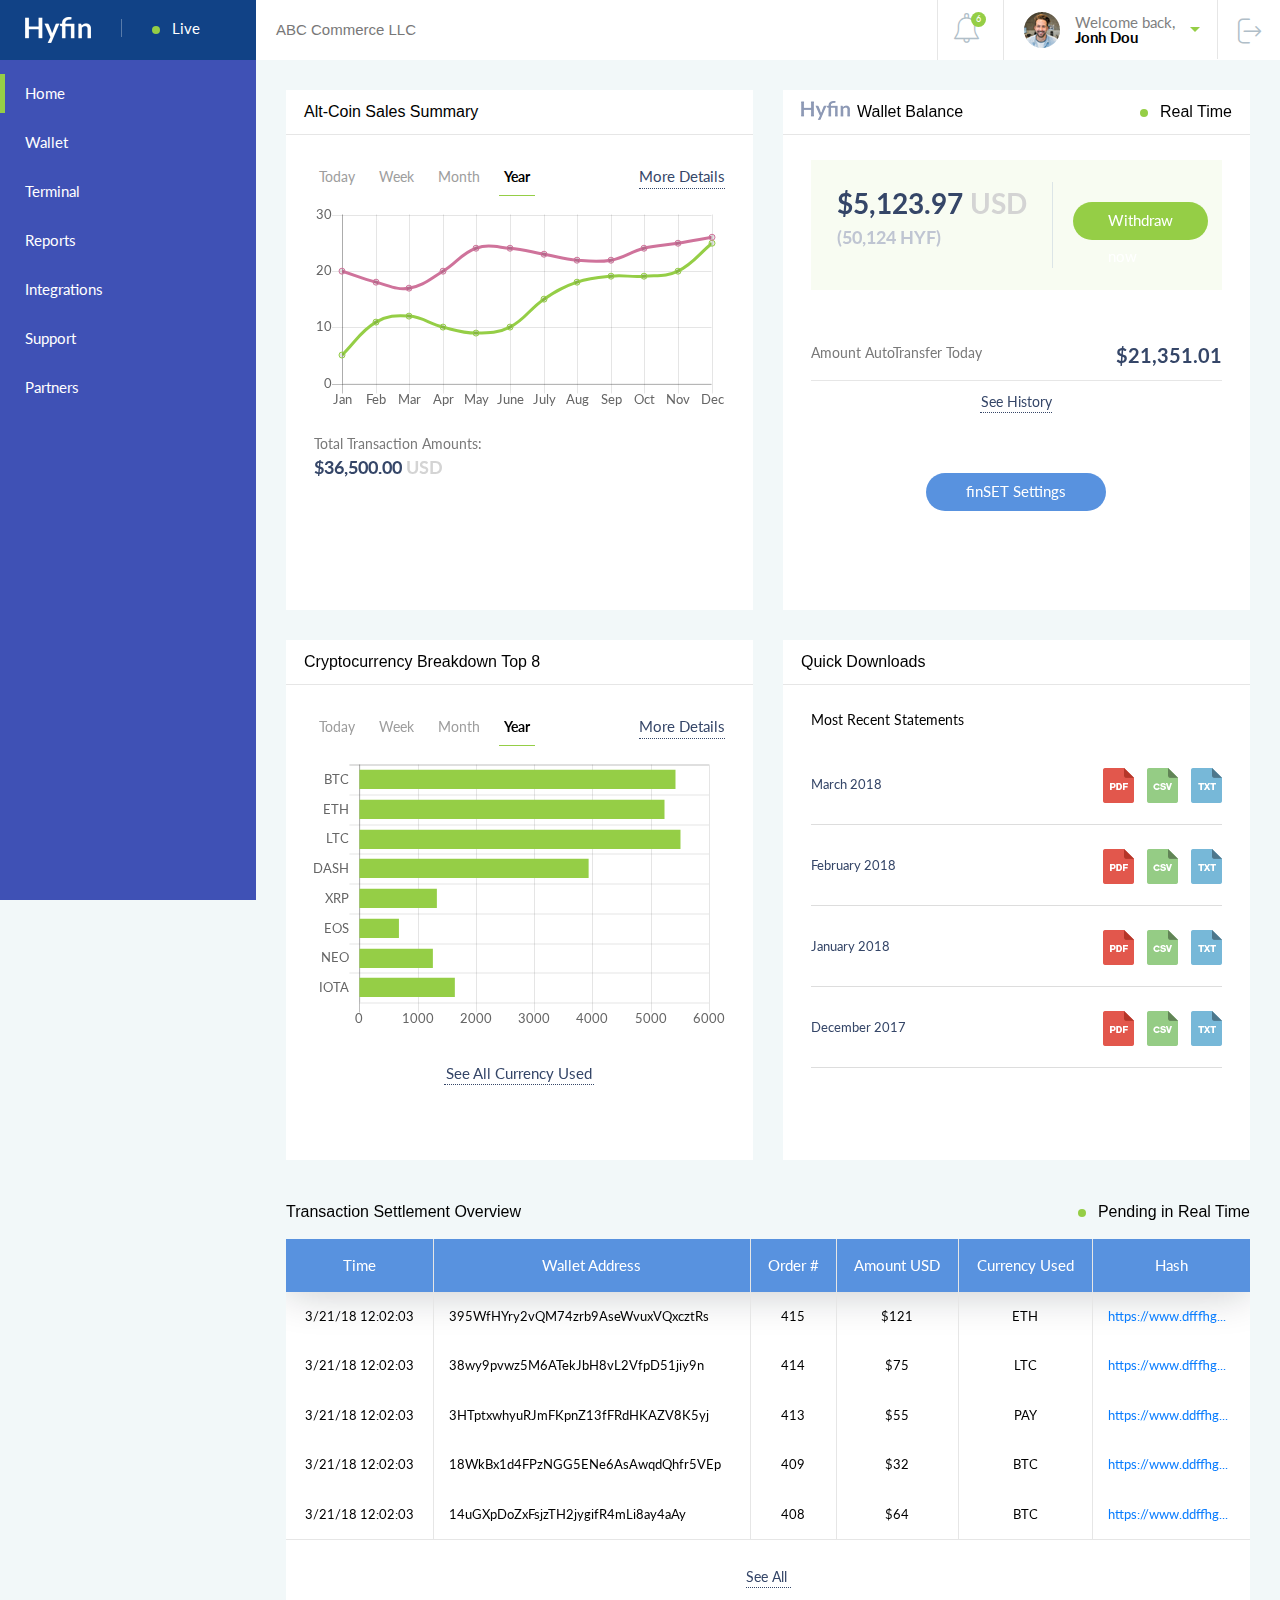
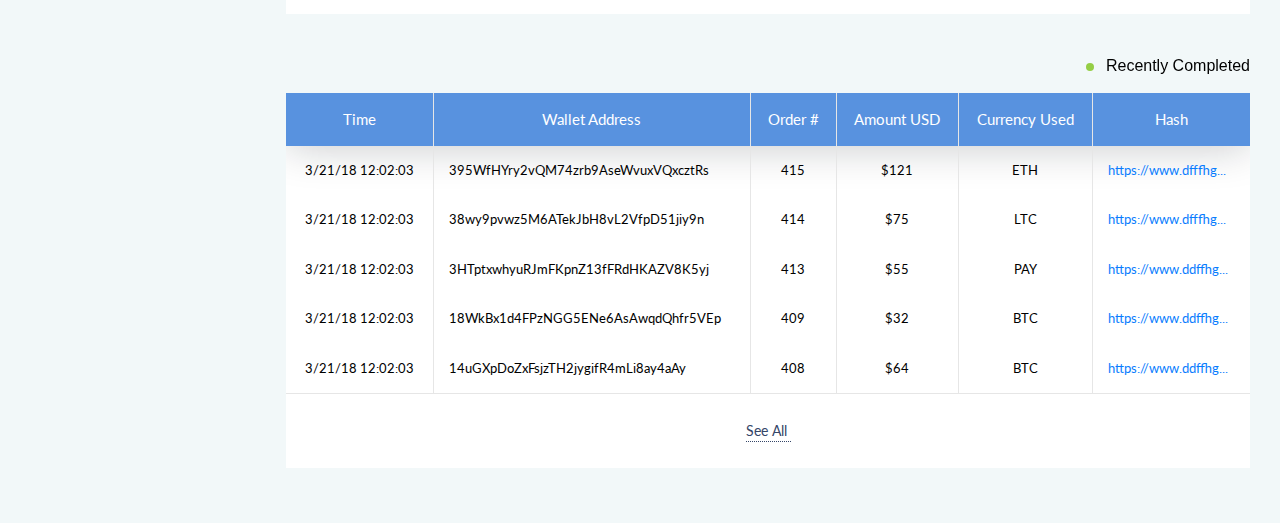
<file: index.html>
<!DOCTYPE html>
<html lang="en">
<head>
    <meta charset="utf-8">
    <title>Hyfin</title>
    <meta name="description" content="">
    <meta name="viewport" content="width=device-width, initial-scale=1, maximum-scale=1">
    <meta http-equiv="X-UA-Compatible" content="IE=edge">
    <link rel="shortcut icon" href="img/favicon.ico" type="image/x-icon">
    <link href="https://fonts.googleapis.com/css?family=Lato:400,700" rel="stylesheet">
    <link rel="stylesheet" href="css/main.min.css">
</head>

<body class="index">
    <div class="w3-sidebar w3-bar-block w3-indigo sidenav" id="mySidenav">
        <a href="javascript:void(0)" class="closebtn w3-hide-large" onclick="closeNav()">&times;</a>
        <div class="logo"><a href="https://roddyr2.github.io/HyFinHTML/"><img src="img/logo.png" alt="Hyfin"></a><span class="status"><span class="indicator"></span>Live</span>
        </div>
        <ul>
            <li><a href="index.html" class="w3-bar-item active">Home</a></li>
            <li><a href="wallet.html" class="w3-bar-item">Wallet</a></li>
            <li><a href="terminal.html" class="w3-bar-item">Terminal</a></li>
            <li><a href="#" class="w3-bar-item">Reports</a></li>
            <li><a href="#" class="w3-bar-item">Integrations</a></li>
            <li><a href="support.html" class="w3-bar-item">Support</a></li>
            <li><a href="partners.html" class="w3-bar-item">Partners</a></li>
        </ul>
    </div>
    <div class="content">
        <div class="w3-bar">
            <span onclick="openNav()" class="w3-hide-large toggle-menu">&#9776;</span>
            <h1 class="w3-hide-small">ABC Commerce LLC</h1>
            <a href="#" class="w3-bar-item w3-button w3-right"><span class="icon-quit"></span></a>
            <div class="w3-dropdown-hover w3-right">
                <a href="#" class="w3-button user">
                    <img src="img/avatar.png" alt="User Avatar">
                    <div class="text w3-hide-small">
                        <p class="message">Welcome back,</p>
                        <p class="full-name">Jonh Dou</p>
                    </div>
                    <i class="arrow-down"></i>
                </a>
                <div class="w3-dropdown-content w3-bar-block w3-white w3-card-4">
                    <a href="profile.html" class="w3-bar-item w3-button w3-text-black">Profile</a>
                    <a href="settings.html" class="w3-bar-item w3-button w3-text-black">Settings</a>
                    <a href="security.html" class="w3-bar-item w3-button w3-text-black">Security</a>
                    <a href="receipt.html" class="w3-bar-item w3-button w3-text-black">Receipt</a>
                </div>
            </div>
            <div class="w3-dropdown-hover w3-right">
                <a href="#" class="w3-button notifications">
                    <span class="icon-bell"></span>
                    <span class="count">6</span>
                </a>
                <div class="w3-dropdown-content w3-bar-block w3-white w3-card-4">
                    <a href="#" class="w3-bar-item w3-button"><img src="img/green-round-cool.png" alt="icon">New BTC Sale - $125.78</a>
                    <a href="#" class="w3-bar-item w3-button"><img src="img/green-round-email.png" alt="icon">Message from Support Ticket #12345</a>
                    <a href="#" class="w3-bar-item w3-button"><img src="img/green-round-pencil.png" alt="icon">Please Update Business Address</a>
                    <a href="#" class="w3-bar-item w3-button"><img src="img/green-round-pencil.png" alt="icon">Please add Wallet Address</a>
                    <a href="#" class="w3-bar-item w3-button"><img src="img/green-round-cool.png" alt="icon">Payment Request Received - Ref# 2228811</a>
                    <a href="#" class="w3-bar-item w3-button"><img src="img/green-round-secure.png" alt="icon">Recent Sign-In from Denver, CO</a>
                </div>
            </div>
        
        </div>
        <div class="w3-row-padding">
            <div class="w3-col m12 l6">
                <div class="w3-card line-chart">
                    <header class="w3-container">
                        <h3>Alt-Coin Sales Summary</h3>
                    </header>
                    <div class="w3-container">
                        <div>
                            <nav class="periond w3-left">
                                <a href="#">Today</a>
                                <a href="#">Week</a>
                                <a href="#">Month</a>
                                <a href="#" class="active">Year</a>
                            </nav>
                            <a href="sales-summary.html" class="w3-right dotted read-more">More Details</a>
                            <canvas id="line-chart" height="150"></canvas>
                            <div class="total">
                                <div class="total-text">Total Transaction Amounts:</div>
                                <div class="total-summ">$36,500.00 <span class="currency">USD</span></div>
                            </div>
                        </div>
                    </div>
                </div>
            </div>
            <div class="w3-col m12 l6">
                <div class="w3-card balance">
                    <header class="w3-container">
                        <h3><img src="img/logo-small.png" alt="Logo Small">Wallet Balance <span class="w3-right"><span class="indicator"></span>Real Time</span></h3>
                    </header>
                    <div class="w3-container">
                        <div class="bg-gray">
                            <div class="total">
                                <div class="left">
                                    <div>
                                        <div class="total-summ">$5,123.97 <span class="currency">USD</span></div>
                                        <div class="hyf">(50,124 HYF)</div>
                                    </div>
                                </div>
                                <div class="right">
                                    <div class="border-left">
                                        <a href="#" class="btn-round btn-green">Withdraw now</a>
                                    </div>
                                </div>
                                <div class="clearfix"></div>
                            </div>
                        </div>
                        <div class="amount">
                            <div class="w3-row">
                                <div class="w3-col l7"><p>Amount AutoTransfer Today</p></div>
                                <div class="w3-col l5"><p>$21,351.01</p></div>
                            </div>
                        </div>
                        <a href="#" class="btn-center see-history dotted">See History</a>
                        <a href="#" class="btn-round btn-blue btn-center">finSET Settings</a>
                    </div>
                </div>
            </div>
        </div>
        <div class="w3-row-padding">
            <div class="w3-col m12 l6">
                <div class="w3-card horizontal-bar">
                    <header class="w3-container">
                        <h3>Cryptocurrency Breakdown Top 8</h3>
                    </header>
                    <div class="w3-container">
                        <nav class="periond w3-left">
                            <a href="#">Today</a>
                            <a href="#">Week</a>
                            <a href="#">Month</a>
                            <a href="#" class="active">Year</a>
                        </nav>
                        <a href="#" class="w3-right dotted read-more">More Details</a>
                        <canvas id="horizontal-bar" height="200"></canvas>
                        <a href="#" class="btn-center see-all-currency dotted">See All Currency Used</a>
                    </div>
                </div>
            </div>
            <div class="w3-col m12 l6">
                <div class="w3-card quick-downloads">
                    <header class="w3-container">
                        <h3>Quick Downloads</h3>
                    </header>
                    <div class="w3-container">
                        <p>Most Recent Statements</p>
                        <table class="w3-table w3-bordered main">
                            <tr>
                                <td>March 2018</td>
                                <td>
                                    <a href="#"><img src="img/pdf.png" alt=""></a>
                                    <a href="#"><img src="img/csv.png" alt=""></a>
                                    <a href="#"><img src="img/txt.png" alt=""></a>
                                </td>
                            </tr>
                            <tr>
                                <td>February 2018</td>
                                <td>
                                    <a href="#"><img src="img/pdf.png" alt=""></a>
                                    <a href="#"><img src="img/csv.png" alt=""></a>
                                    <a href="#"><img src="img/txt.png" alt=""></a>
                                </td>
                            </tr>
                            <tr>
                                <td>January 2018</td>
                                <td>
                                    <a href="#"><img src="img/pdf.png" alt=""></a>
                                    <a href="#"><img src="img/csv.png" alt=""></a>
                                    <a href="#"><img src="img/txt.png" alt=""></a>
                                </td>
                            </tr>
                            <tr>
                                <td>December 2017</td>
                                <td>
                                    <a href="#"><img src="img/pdf.png" alt=""></a>
                                    <a href="#"><img src="img/csv.png" alt=""></a>
                                    <a href="#"><img src="img/txt.png" alt=""></a>
                                </td>
                            </tr>
                        </table>
                    </div>
                </div>
            </div>
        </div>
        <div class="w3-row-padding">
            <div class="table-content">
                <div class="w3-row">
                    <div class="w3-col s6"><h3>Transaction Settlement Overview</h3></div>
                    <div class="w3-col s6"><h3 class="w3-right"><span class="indicator"></span>Pending in Real Time</h3></div>
                </div>
                <div class="table-wrap">
                    <table class="w3-table main shadow">
                        <tr>
                            <th>Time</th>
                            <th>Wallet Address</th>
                            <th>Order #</th>
                            <th>Amount USD</th>
                            <th>Currency Used</th>
                            <th>Hash</th>
                        </tr>
                        <tr>
                            <td>3/21/18 12:02:03</td>
                            <td>395WfHYry2vQM74zrb9AseWvuxVQxcztRs</td>
                            <td>415</td>
                            <td>$121</td>
                            <td>ETH</td>
                            <td><a href="#">https://www.dfffhg...</a></td>
                        </tr>
                        <tr>
                            <td>3/21/18 12:02:03</td>
                            <td>38wy9pvwz5M6ATekJbH8vL2VfpD51jiy9n</td>
                            <td>414</td>
                            <td>$75</td>
                            <td>LTC</td>
                            <td><a href="#">https://www.dfffhg...</a></td>
                        </tr>
                        <tr>
                            <td>3/21/18 12:02:03</td>
                            <td>3HTptxwhyuRJmFKpnZ13fFRdHKAZV8K5yj</td>
                            <td>413</td>
                            <td>$55</td>
                            <td>PAY</td>
                            <td><a href="#">https://www.ddffhg...</a></td>
                        </tr>
                        <tr>
                            <td>3/21/18 12:02:03</td>
                            <td>18WkBx1d4FPzNGG5ENe6AsAwqdQhfr5VEp</td>
                            <td>409</td>
                            <td>$32</td>
                            <td>BTC</td>
                            <td><a href="#">https://www.ddffhg...</a></td>
                        </tr>
                        <tr>
                            <td>3/21/18 12:02:03</td>
                            <td>14uGXpDoZxFsjzTH2jygifR4mLi8ay4aAy</td>
                            <td>408</td>
                            <td>$64</td>
                            <td>BTC</td>
                            <td><a href="#">https://www.ddffhg...</a></td>
                        </tr>
                    </table>
                    <a href="#" class="dotted see-all">See All</a>
                </div>
            </div>
            <div class="table-content">
                <h3>&nbsp; <span class="w3-right"><span class="indicator"></span>Recently Completed</span></h3>
                <div class="table-wrap">
                    <table class="w3-table main shadow">
                        <tr>
                            <th>Time</th>
                            <th>Wallet Address</th>
                            <th>Order #</th>
                            <th>Amount USD</th>
                            <th>Currency Used</th>
                            <th>Hash</th>
                        </tr>
                        <tr>
                            <td>3/21/18 12:02:03</td>
                            <td>395WfHYry2vQM74zrb9AseWvuxVQxcztRs</td>
                            <td>415</td>
                            <td>$121</td>
                            <td>ETH</td>
                            <td><a href="#">https://www.dfffhg...</a></td>
                        </tr>
                        <tr>
                            <td>3/21/18 12:02:03</td>
                            <td>38wy9pvwz5M6ATekJbH8vL2VfpD51jiy9n</td>
                            <td>414</td>
                            <td>$75</td>
                            <td>LTC</td>
                            <td><a href="#">https://www.dfffhg...</a></td>
                        </tr>
                        <tr>
                            <td>3/21/18 12:02:03</td>
                            <td>3HTptxwhyuRJmFKpnZ13fFRdHKAZV8K5yj</td>
                            <td>413</td>
                            <td>$55</td>
                            <td>PAY</td>
                            <td><a href="#">https://www.ddffhg...</a></td>
                        </tr>
                        <tr>
                            <td>3/21/18 12:02:03</td>
                            <td>18WkBx1d4FPzNGG5ENe6AsAwqdQhfr5VEp</td>
                            <td>409</td>
                            <td>$32</td>
                            <td>BTC</td>
                            <td><a href="#">https://www.ddffhg...</a></td>
                        </tr>
                        <tr>
                            <td>3/21/18 12:02:03</td>
                            <td>14uGXpDoZxFsjzTH2jygifR4mLi8ay4aAy</td>
                            <td>408</td>
                            <td>$64</td>
                            <td>BTC</td>
                            <td><a href="#">https://www.ddffhg...</a></td>
                        </tr>
                    </table>
                    <a href="#" class="dotted see-all">See All</a>
                </div>
            </div>
        </div>
    </div>
    <script src="js/main.min.js"></script>
</body>

</html>
</file>
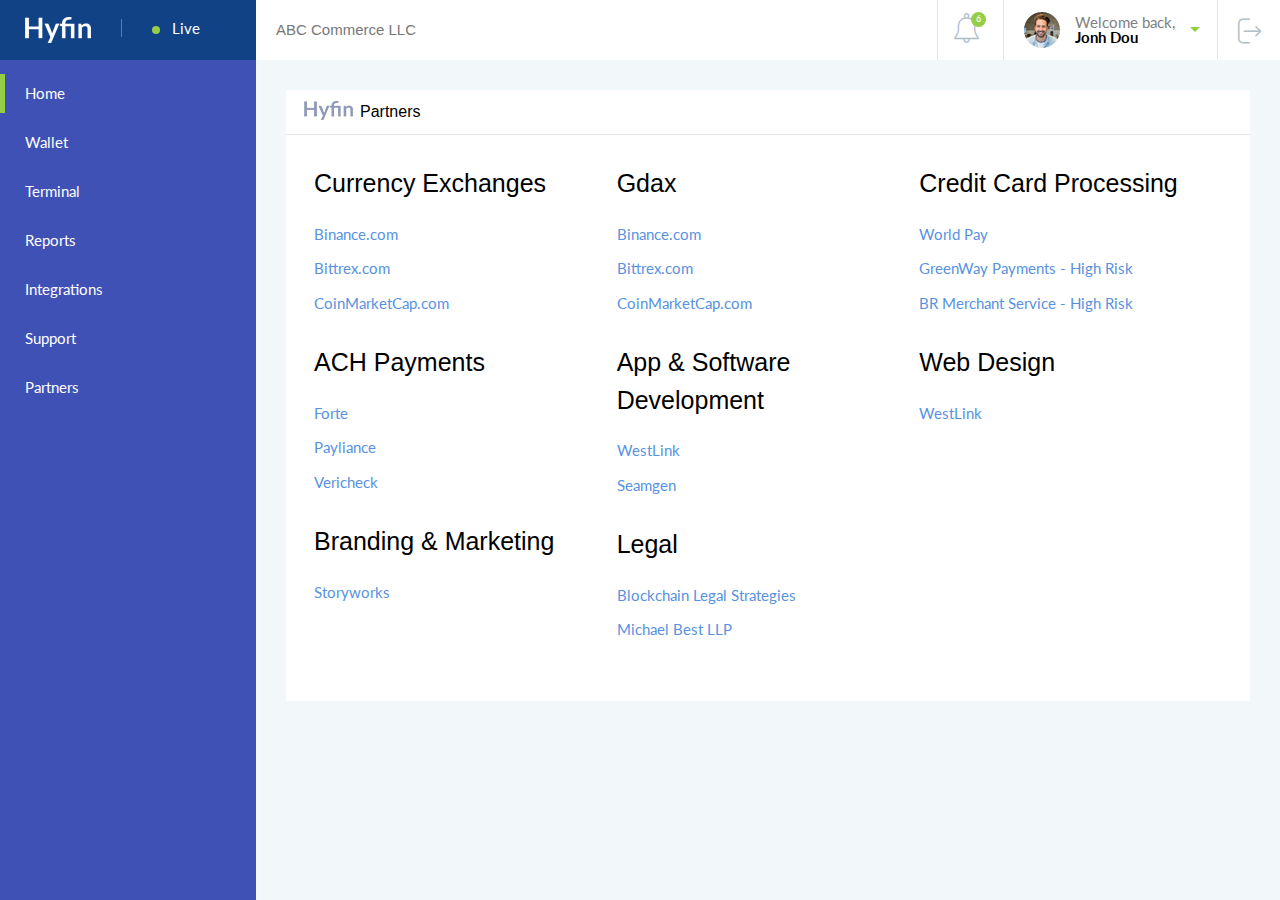
<file: partners.html>
<!DOCTYPE html>
<html lang="en">
<head>
    <meta charset="utf-8">
    <title>Hyfin</title>
    <meta name="description" content="">
    <meta name="viewport" content="width=device-width, initial-scale=1, maximum-scale=1">
    <meta http-equiv="X-UA-Compatible" content="IE=edge">
    <link rel="shortcut icon" href="img/favicon.ico" type="image/x-icon">
    <link href="https://fonts.googleapis.com/css?family=Lato:400,700" rel="stylesheet">
    <link rel="stylesheet" href="css/main.min.css">
</head>

<body class="partners">
    <div class="w3-sidebar w3-bar-block w3-indigo sidenav" id="mySidenav">
        <a href="javascript:void(0)" class="closebtn w3-hide-large" onclick="closeNav()">&times;</a>
        <div class="logo"><a href="https://roddyr2.github.io/HyFinHTML/"><img src="img/logo.png" alt="Hyfin"></a><span class="status"><span class="indicator"></span>Live</span>
        </div>
        <ul>
            <li><a href="index.html" class="w3-bar-item active">Home</a></li>
            <li><a href="wallet.html" class="w3-bar-item">Wallet</a></li>
            <li><a href="terminal.html" class="w3-bar-item">Terminal</a></li>
            <li><a href="#" class="w3-bar-item">Reports</a></li>
            <li><a href="#" class="w3-bar-item">Integrations</a></li>
            <li><a href="support.html" class="w3-bar-item">Support</a></li>
            <li><a href="partners.html" class="w3-bar-item">Partners</a></li>
        </ul>
    </div>
    <div class="content">
        <div class="w3-bar">
            <span onclick="openNav()" class="w3-hide-large toggle-menu">&#9776;</span>
            <h1 class="w3-hide-small">ABC Commerce LLC</h1>
            <a href="#" class="w3-bar-item w3-button w3-right"><span class="icon-quit"></span></a>
            <div class="w3-dropdown-hover w3-right">
                <a href="#" class="w3-button user">
                    <img src="img/avatar.png" alt="User Avatar">
                    <div class="text w3-hide-small">
                        <p class="message">Welcome back,</p>
                        <p class="full-name">Jonh Dou</p>
                    </div>
                    <i class="arrow-down"></i>
                </a>
                <div class="w3-dropdown-content w3-bar-block w3-white w3-card-4">
                    <a href="profile.html" class="w3-bar-item w3-button w3-text-black">Profile</a>
                    <a href="settings.html" class="w3-bar-item w3-button w3-text-black">Settings</a>
                    <a href="security.html" class="w3-bar-item w3-button w3-text-black">Security</a>
                    <a href="receipt.html" class="w3-bar-item w3-button w3-text-black">Receipt</a>
                </div>
            </div>
            <div class="w3-dropdown-hover w3-right">
                <a href="#" class="w3-button notifications">
                    <span class="icon-bell"></span>
                    <span class="count">6</span>
                </a>
                <div class="w3-dropdown-content w3-bar-block w3-white w3-card-4">
                    <a href="#" class="w3-bar-item w3-button"><img src="img/green-round-cool.png" alt="icon">New BTC Sale - $125.78</a>
                    <a href="#" class="w3-bar-item w3-button"><img src="img/green-round-email.png" alt="icon">Message from Support Ticket #12345</a>
                    <a href="#" class="w3-bar-item w3-button"><img src="img/green-round-pencil.png" alt="icon">Please Update Business Address</a>
                    <a href="#" class="w3-bar-item w3-button"><img src="img/green-round-pencil.png" alt="icon">Please add Wallet Address</a>
                    <a href="#" class="w3-bar-item w3-button"><img src="img/green-round-cool.png" alt="icon">Payment Request Received - Ref# 2228811</a>
                    <a href="#" class="w3-bar-item w3-button"><img src="img/green-round-secure.png" alt="icon">Recent Sign-In from Denver, CO</a>
                </div>
            </div>
        
        </div>
        <div class="w3-row-padding">
            <div class="w3-col m12 l12">
                <div class="w3-card">
                    <header class="w3-container">
                        <h3><img src="img/logo-small.png" alt="Logo Small">Partners</h3>
                    </header>
                    <div class="w3-container">
                        <div class="w3-row">
                            <div class="w3-col m4">
                                <h2>Currency Exchanges</h2>
                                <ul>
                                    <li><a href="#">Binance.com</a></li>
                                    <li><a href="#">Bittrex.com</a></li>
                                    <li><a href="#">CoinMarketCap.com</a></li>
                                </ul>
                                <h2>ACH Payments</h2>
                                <ul>
                                    <li><a href="#">Forte</a></li>
                                    <li><a href="#">Payliance</a></li>
                                    <li><a href="#">Vericheck</a></li>
                                </ul>
                                <h2>Branding & Marketing</h2>
                                <ul>
                                    <li><a href="#">Storyworks</a></li>
                                </ul>
                            </div>
                            <div class="w3-col m4">
                                <h2>Gdax</h2>
                                <ul>
                                    <li><a href="#">Binance.com</a></li>
                                    <li><a href="#">Bittrex.com</a></li>
                                    <li><a href="#">CoinMarketCap.com</a></li>
                                </ul>
                                <h2>App & Software Development</h2>
                                <ul>
                                    <li><a href="#">WestLink</a></li>
                                    <li><a href="#">Seamgen</a></li>
                                </ul>
                                <h2>Legal</h2>
                                <ul>
                                    <li><a href="#">Blockchain Legal Strategies</a></li>
                                    <li><a href="#">Michael Best LLP</a></li>
                                </ul>
                            </div>
                            <div class="w3-col m4">
                                <h2>Credit Card Processing</h2>
                                <ul>
                                    <li><a href="#">World Pay</a></li>
                                    <li><a href="#">GreenWay Payments - High Risk</a></li>
                                    <li><a href="#">BR Merchant Service - High Risk</a></li>
                                </ul>
                                <h2>Web Design</h2>
                                <ul>
                                    <li><a href="#">WestLink</a></li>
                                </ul>
                            </div>
                        </div>
                    </div>
                </div>
            </div>
        </div>
    </div>
    <script src="js/main.min.js"></script>
</body>

</html>
</file>
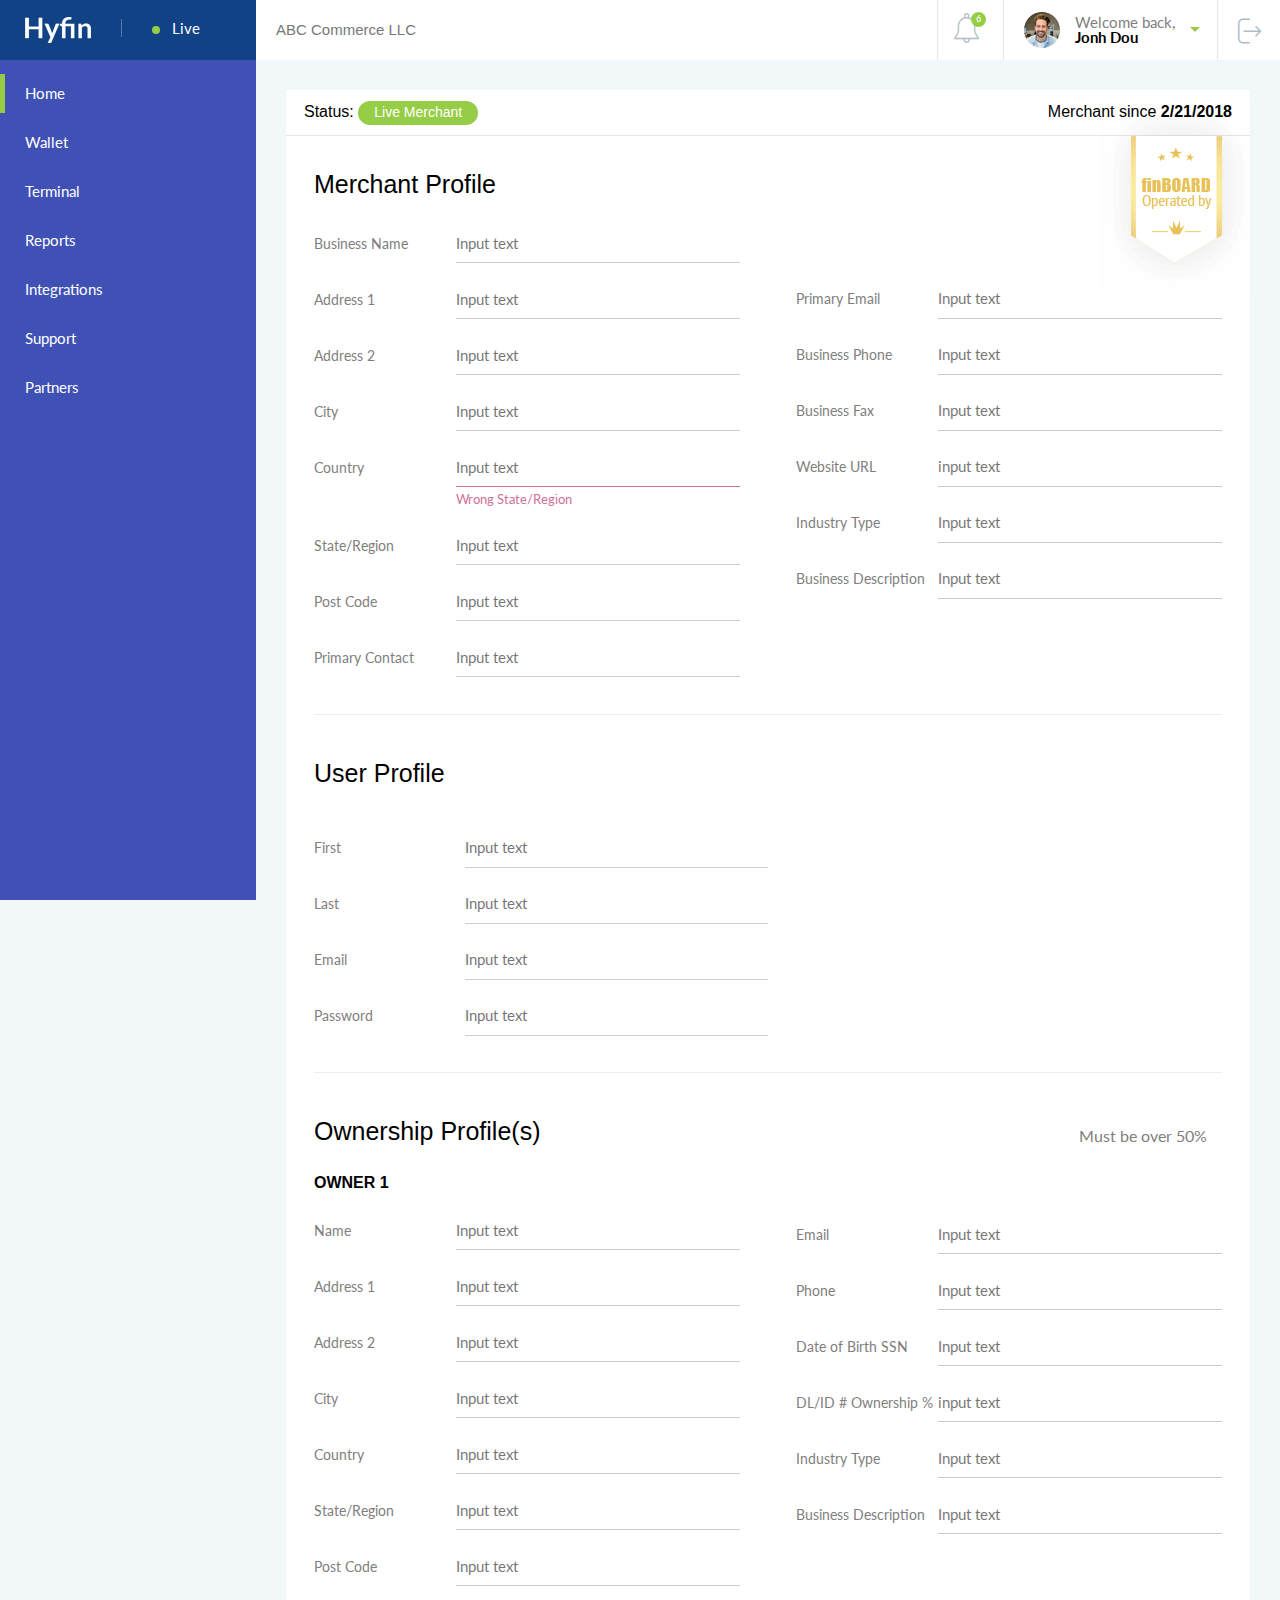
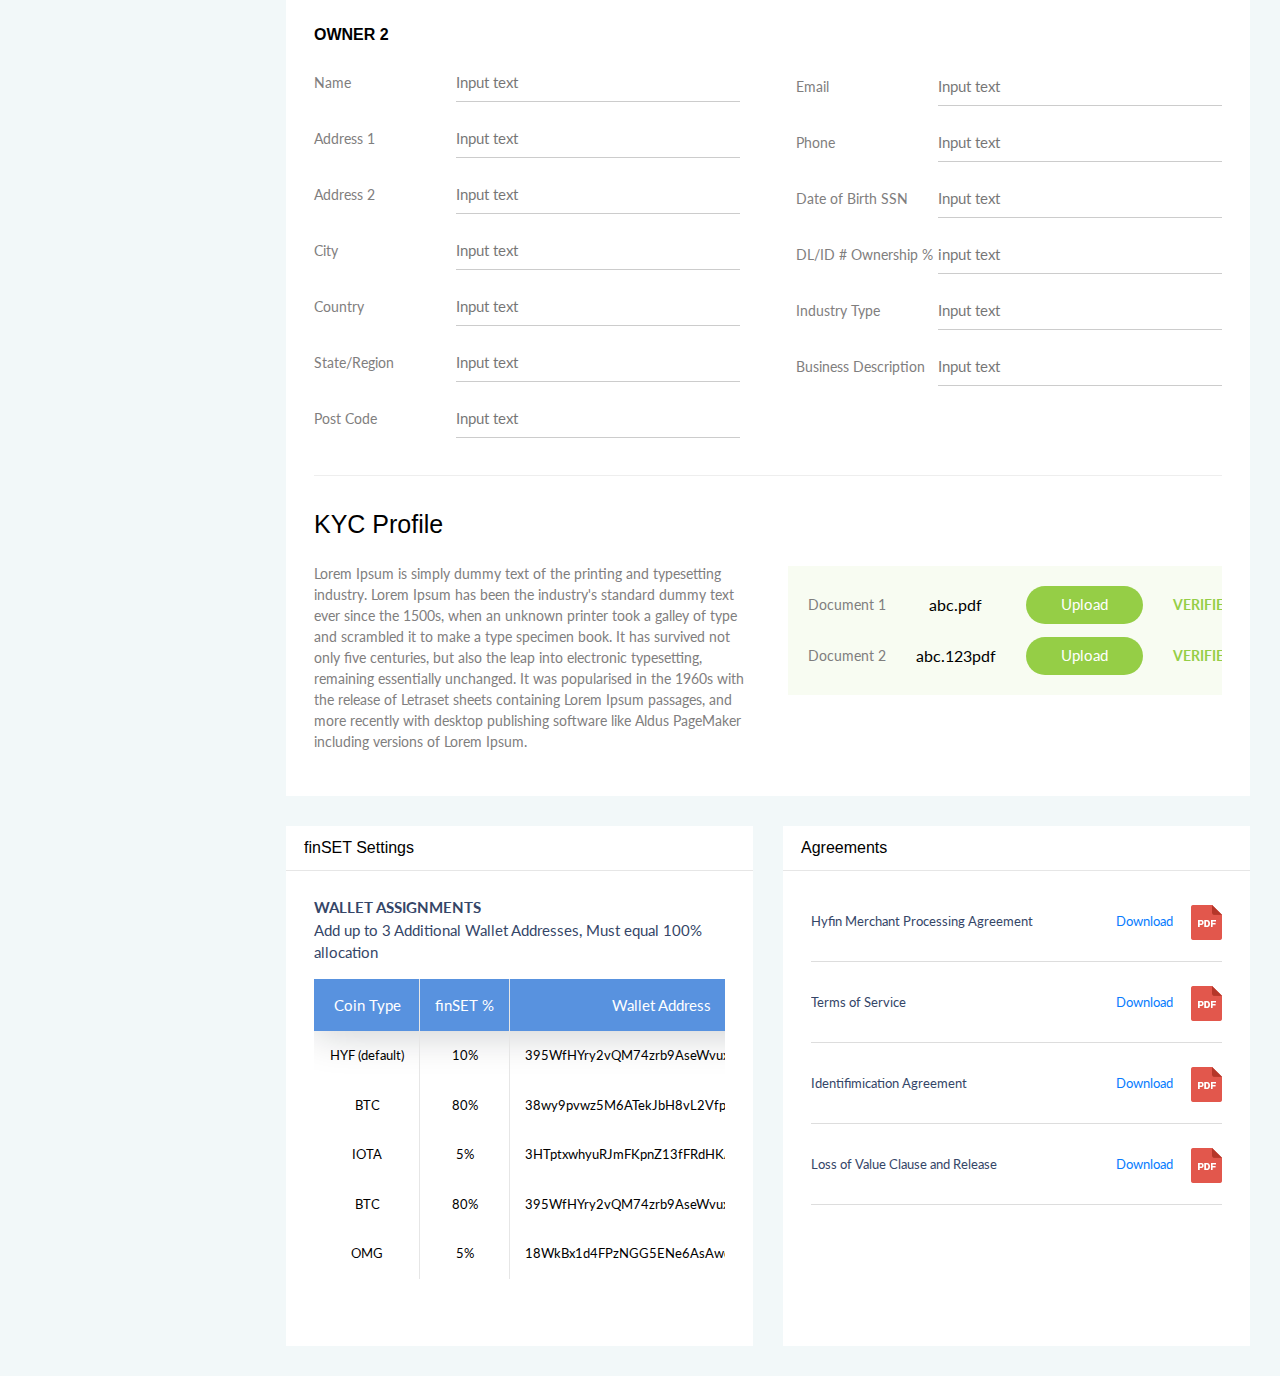
<file: profile.html>
<!DOCTYPE html>
<html lang="en">
<head>
    <meta charset="utf-8">
    <title>Hyfin</title>
    <meta name="description" content="">
    <meta name="viewport" content="width=device-width, initial-scale=1, maximum-scale=1">
    <meta http-equiv="X-UA-Compatible" content="IE=edge">
    <link rel="shortcut icon" href="img/favicon.ico" type="image/x-icon">
    <link href="https://fonts.googleapis.com/css?family=Lato:400,700" rel="stylesheet">
    <link rel="stylesheet" href="css/main.min.css">
</head>

<body class="profile">
    <div class="w3-sidebar w3-bar-block w3-indigo sidenav" id="mySidenav">
        <a href="javascript:void(0)" class="closebtn w3-hide-large" onclick="closeNav()">&times;</a>
        <div class="logo"><a href="https://roddyr2.github.io/HyFinHTML/"><img src="img/logo.png" alt="Hyfin"></a><span class="status"><span class="indicator"></span>Live</span>
        </div>
        <ul>
            <li><a href="index.html" class="w3-bar-item active">Home</a></li>
            <li><a href="wallet.html" class="w3-bar-item">Wallet</a></li>
            <li><a href="terminal.html" class="w3-bar-item">Terminal</a></li>
            <li><a href="#" class="w3-bar-item">Reports</a></li>
            <li><a href="#" class="w3-bar-item">Integrations</a></li>
            <li><a href="support.html" class="w3-bar-item">Support</a></li>
            <li><a href="partners.html" class="w3-bar-item">Partners</a></li>
        </ul>
    </div>
    <div class="content">
        <div class="w3-bar">
            <span onclick="openNav()" class="w3-hide-large toggle-menu">&#9776;</span>
            <h1 class="w3-hide-small">ABC Commerce LLC</h1>
            <a href="#" class="w3-bar-item w3-button w3-right"><span class="icon-quit"></span></a>
            <div class="w3-dropdown-hover w3-right">
                <a href="#" class="w3-button user">
                    <img src="img/avatar.png" alt="User Avatar">
                    <div class="text w3-hide-small">
                        <p class="message">Welcome back,</p>
                        <p class="full-name">Jonh Dou</p>
                    </div>
                    <i class="arrow-down"></i>
                </a>
                <div class="w3-dropdown-content w3-bar-block w3-white w3-card-4">
                    <a href="profile.html" class="w3-bar-item w3-button w3-text-black">Profile</a>
                    <a href="settings.html" class="w3-bar-item w3-button w3-text-black">Settings</a>
                    <a href="security.html" class="w3-bar-item w3-button w3-text-black">Security</a>
                    <a href="receipt.html" class="w3-bar-item w3-button w3-text-black">Receipt</a>
                </div>
            </div>
            <div class="w3-dropdown-hover w3-right">
                <a href="#" class="w3-button notifications">
                    <span class="icon-bell"></span>
                    <span class="count">6</span>
                </a>
                <div class="w3-dropdown-content w3-bar-block w3-white w3-card-4">
                    <a href="#" class="w3-bar-item w3-button"><img src="img/green-round-cool.png" alt="icon">New BTC Sale - $125.78</a>
                    <a href="#" class="w3-bar-item w3-button"><img src="img/green-round-email.png" alt="icon">Message from Support Ticket #12345</a>
                    <a href="#" class="w3-bar-item w3-button"><img src="img/green-round-pencil.png" alt="icon">Please Update Business Address</a>
                    <a href="#" class="w3-bar-item w3-button"><img src="img/green-round-pencil.png" alt="icon">Please add Wallet Address</a>
                    <a href="#" class="w3-bar-item w3-button"><img src="img/green-round-cool.png" alt="icon">Payment Request Received - Ref# 2228811</a>
                    <a href="#" class="w3-bar-item w3-button"><img src="img/green-round-secure.png" alt="icon">Recent Sign-In from Denver, CO</a>
                </div>
            </div>
        
        </div>
        <div class="w3-row-padding">
            <div class="w3-col m12 l12">
                <div class="w3-card">
                    <header class="w3-container" style="position: relative">
                        <h3>Status: <a href="#" class="btn-round btn-green btn-small">Live Merchant</a><span class="w3-right w3-hide-small">Merchant since <strong>2/21/2018</strong></span></h3>
                        <img src="img/finboard.png" class="finboard" alt="finBOARD">
                    </header>
                    <div class="w3-container">
                        <div class="w3-row">
                            <form action="#">
                                <div class="w3-col m6 form-col-left">
                                    <h2>Merchant Profile</h2>
                                    <div class="w3-row w3-section">
                                        <div class="w3-col m4">
                                            <label>Business Name</label>
                                        </div>
                                        <div class="w3-col m8">
                                            <input class="w3-input" name="business-name" type="text" placeholder="Input text">
                                        </div>
                                    </div>
                                    <div class="w3-row w3-section">
                                        <div class="w3-col m4">
                                            <label>Address 1</label>
                                        </div>
                                        <div class="w3-col m8">
                                            <input class="w3-input" name="address-1" type="text" placeholder="Input text">
                                        </div>
                                    </div>
                                    <div class="w3-row w3-section">
                                        <div class="w3-col m4">
                                            <label>Address 2</label>
                                        </div>
                                        <div class="w3-col m8">
                                            <input class="w3-input" name="address-2" type="text" placeholder="Input text">
                                        </div>
                                    </div>
                                    <div class="w3-row w3-section">
                                        <div class="w3-col m4">
                                            <label>City</label>
                                        </div>
                                        <div class="w3-col m8">
                                            <input class="w3-input" name="city" type="text" placeholder="Input text">
                                        </div>
                                    </div>
                                    <div class="w3-row w3-section">
                                        <div class="w3-col m4">
                                            <label>Country</label>
                                        </div>
                                        <div class="w3-col m8">
                                            <input class="w3-input error" name="country" type="text" placeholder="Input text">
                                            <span class="error">Wrong State/Region</span>
                                        </div>
                                    </div>
                                    <div class="w3-row w3-section">
                                        <div class="w3-col m4">
                                            <label>State/Region</label>
                                        </div>
                                        <div class="w3-col m8">
                                            <input class="w3-input" name="state-region" type="text" placeholder="Input text">
                                        </div>
                                    </div>
                                    <div class="w3-row w3-section">
                                        <div class="w3-col m4">
                                            <label>Post Code</label>
                                        </div>
                                        <div class="w3-col m8">
                                            <input class="w3-input" name="post-code" type="text" placeholder="Input text">
                                        </div>
                                    </div>
                                    <div class="w3-row w3-section">
                                        <div class="w3-col m4">
                                            <label>Primary Contact</label>
                                        </div>
                                        <div class="w3-col m8">
                                            <input class="w3-input" name="primary-contact" type="text" placeholder="Input text">
                                        </div>
                                    </div>
                                </div>
                                <div class="w3-col m6 form-col-right big-top-margin">
                                    <div class="w3-row w3-section">
                                        <div class="w3-col m4">
                                            <label>Primary Email</label>
                                        </div>
                                        <div class="w3-col m8">
                                            <input class="w3-input" name="primary-email" type="text" placeholder="Input text">
                                        </div>
                                    </div>
                                    <div class="w3-row w3-section">
                                        <div class="w3-col m4">
                                            <label>Business Phone</label>
                                        </div>
                                        <div class="w3-col m8">
                                            <input class="w3-input" name="business-phone" type="text" placeholder="Input text">
                                        </div>
                                    </div>
                                    <div class="w3-row w3-section">
                                        <div class="w3-col m4">
                                            <label>Business Fax</label>
                                        </div>
                                        <div class="w3-col m8">
                                            <input class="w3-input" name="business-fax" type="text" placeholder="Input text">
                                        </div>
                                    </div>
                                    <div class="w3-row w3-section">
                                        <div class="w3-col m4">
                                            <label>Website URL</label>
                                        </div>
                                        <div class="w3-col m8">
                                            <input class="w3-input" name="website-url" type="text" placeholder="input text">
                                        </div>
                                    </div>
                                    <div class="w3-row w3-section">
                                        <div class="w3-col m4">
                                            <label>Industry Type</label>
                                        </div>
                                        <div class="w3-col m8">
                                            <input class="w3-input" name="industry-type" type="text" placeholder="Input text">
                                        </div>
                                    </div>
                                    <div class="w3-row w3-section">
                                        <div class="w3-col m4">
                                            <label>Business Description</label>
                                        </div>
                                        <div class="w3-col m8">
                                            <input class="w3-input" name="business-description" type="text" placeholder="Input text">
                                        </div>
                                    </div>
                                </div>
                            </form>
                        </div>
                        <hr>
                        <div class="w3-row">
                            <h2>User Profile</h2>
                            <form action="#">
                                <div class="w3-col m6">
                                    <div class="w3-row w3-section">
                                        <div class="w3-col m4">
                                            <label>First</label>
                                        </div>
                                        <div class="w3-col m8">
                                            <input class="w3-input" name="first-name" type="text" placeholder="Input text">
                                        </div>
                                    </div>
                                    <div class="w3-row w3-section">
                                        <div class="w3-col m4">
                                            <label>Last</label>
                                        </div>
                                        <div class="w3-col m8">
                                            <input class="w3-input" name="last-name" type="text" placeholder="Input text">
                                        </div>
                                    </div>
                                    <div class="w3-row w3-section">
                                        <div class="w3-col m4">
                                            <label>Email</label>
                                        </div>
                                        <div class="w3-col m8">
                                            <input class="w3-input" name="email" type="email" placeholder="Input text">
                                        </div>
                                    </div>
                                    <div class="w3-row w3-section">
                                        <div class="w3-col m4">
                                            <label>Password</label>
                                        </div>
                                        <div class="w3-col m8">
                                            <input class="w3-input" name="password" type="password" placeholder="Input text">
                                        </div>
                                    </div>
                                </div>
                            </form>
                        </div>
                        <hr>
                        <div class="w3-row">
                            <div class="w3-col m6">
                                <h2>Ownership Profile(s)</h2>
                            </div>
                            <div class="w3-col m6">
                                <p class="w3-right">Must be over 50%</p>
                            </div>
                        </div>
                        <div class="w3-row" style="margin-bottom: 20px">
                            <form action="#">
                                <div class="w3-col m6 form-col-left"">
                                    <h3>Owner 1</h3>
                                    <div class="w3-row w3-section">
                                        <div class="w3-col m4">
                                            <label>Name </label>
                                        </div>
                                        <div class="w3-col m8">
                                            <input class="w3-input" name="name" type="text" placeholder="Input text">
                                        </div>
                                    </div>
                                    <div class="w3-row w3-section">
                                        <div class="w3-col m4">
                                            <label>Address 1</label>
                                        </div>
                                        <div class="w3-col m8">
                                            <input class="w3-input" name="address-1" type="text" placeholder="Input text">
                                        </div>
                                    </div>
                                    <div class="w3-row w3-section">
                                        <div class="w3-col m4">
                                            <label>Address 2</label>
                                        </div>
                                        <div class="w3-col m8">
                                            <input class="w3-input" name="address-2" type="text" placeholder="Input text">
                                        </div>
                                    </div>
                                    <div class="w3-row w3-section">
                                        <div class="w3-col m4">
                                            <label>City</label>
                                        </div>
                                        <div class="w3-col m8">
                                            <input class="w3-input" name="city" type="text" placeholder="Input text">
                                        </div>
                                    </div>
                                    <div class="w3-row w3-section">
                                        <div class="w3-col m4">
                                            <label>Country</label>
                                        </div>
                                        <div class="w3-col m8">
                                            <input class="w3-input" name="country" type="text" placeholder="Input text">
                                        </div>
                                    </div>
                                    <div class="w3-row w3-section">
                                        <div class="w3-col m4">
                                            <label>State/Region</label>
                                        </div>
                                        <div class="w3-col m8">
                                            <input class="w3-input" name="state-region" type="text" placeholder="Input text">
                                        </div>
                                    </div>
                                    <div class="w3-row w3-section">
                                        <div class="w3-col m4">
                                            <label>Post Code</label>
                                        </div>
                                        <div class="w3-col m8">
                                            <input class="w3-input" name="post-code" type="text" placeholder="Input text">
                                        </div>
                                    </div>
                                </div>
                                <div class="w3-col m6 form-col-right">
                                    <div class="w3-row w3-section">
                                        <div class="w3-col m4">
                                            <label>Email</label>
                                        </div>
                                        <div class="w3-col m8">
                                            <input class="w3-input" name="email" type="email" placeholder="Input text">
                                        </div>
                                    </div>
                                    <div class="w3-row w3-section">
                                        <div class="w3-col m4">
                                            <label>Phone</label>
                                        </div>
                                        <div class="w3-col m8">
                                            <input class="w3-input" name="phone" type="text" placeholder="Input text">
                                        </div>
                                    </div>
                                    <div class="w3-row w3-section">
                                        <div class="w3-col m4">
                                            <label>Date of Birth SSN</label>
                                        </div>
                                        <div class="w3-col m8">
                                            <input class="w3-input" name="date-of-birth-ssn" type="text" placeholder="Input text">
                                        </div>
                                    </div>
                                    <div class="w3-row w3-section">
                                        <div class="w3-col m4">
                                            <label>DL/ID # Ownership %</label>
                                        </div>
                                        <div class="w3-col m8">
                                            <input class="w3-input" name="dl-id" type="text" placeholder="input text">
                                        </div>
                                    </div>
                                    <div class="w3-row w3-section">
                                        <div class="w3-col m4">
                                            <label>Industry Type</label>
                                        </div>
                                        <div class="w3-col m8">
                                            <input class="w3-input" name="industry-type" type="text" placeholder="Input text">
                                        </div>
                                    </div>
                                    <div class="w3-row w3-section">
                                        <div class="w3-col m4">
                                            <label>Business Description</label>
                                        </div>
                                        <div class="w3-col m8">
                                            <input class="w3-input" name="business-description" type="text" placeholder="Input text">
                                        </div>
                                    </div>
                                </div>
                            </form>
                        </div>
                        <div class="w3-row">
                            <form action="#">
                                <div class="w3-col m6 form-col-left">
                                    <h3>Owner 2</h3>
                                    <div class="w3-row w3-section">
                                        <div class="w3-col m4">
                                            <label>Name </label>
                                        </div>
                                        <div class="w3-col m8">
                                            <input class="w3-input" name="name" type="text" placeholder="Input text">
                                        </div>
                                    </div>
                                    <div class="w3-row w3-section">
                                        <div class="w3-col m4">
                                            <label>Address 1</label>
                                        </div>
                                        <div class="w3-col m8">
                                            <input class="w3-input" name="address-1" type="text" placeholder="Input text">
                                        </div>
                                    </div>
                                    <div class="w3-row w3-section">
                                        <div class="w3-col m4">
                                            <label>Address 2</label>
                                        </div>
                                        <div class="w3-col m8">
                                            <input class="w3-input" name="address-2" type="text" placeholder="Input text">
                                        </div>
                                    </div>
                                    <div class="w3-row w3-section">
                                        <div class="w3-col m4">
                                            <label>City</label>
                                        </div>
                                        <div class="w3-col m8">
                                            <input class="w3-input" name="city" type="text" placeholder="Input text">
                                        </div>
                                    </div>
                                    <div class="w3-row w3-section">
                                        <div class="w3-col m4">
                                            <label>Country</label>
                                        </div>
                                        <div class="w3-col m8">
                                            <input class="w3-input" name="country" type="text" placeholder="Input text">
                                        </div>
                                    </div>
                                    <div class="w3-row w3-section">
                                        <div class="w3-col m4">
                                            <label>State/Region</label>
                                        </div>
                                        <div class="w3-col m8">
                                            <input class="w3-input" name="state-region" type="text" placeholder="Input text">
                                        </div>
                                    </div>
                                    <div class="w3-row w3-section">
                                        <div class="w3-col m4">
                                            <label>Post Code</label>
                                        </div>
                                        <div class="w3-col m8">
                                            <input class="w3-input" name="post-code" type="text" placeholder="Input text">
                                        </div>
                                    </div>
                                </div>
                                <div class="w3-col m6 form-col-right">
                                    <div class="w3-row w3-section">
                                        <div class="w3-col m4">
                                            <label>Email</label>
                                        </div>
                                        <div class="w3-col m8">
                                            <input class="w3-input" name="email" type="email" placeholder="Input text">
                                        </div>
                                    </div>
                                    <div class="w3-row w3-section">
                                        <div class="w3-col m4">
                                            <label>Phone</label>
                                        </div>
                                        <div class="w3-col m8">
                                            <input class="w3-input" name="phone" type="text" placeholder="Input text">
                                        </div>
                                    </div>
                                    <div class="w3-row w3-section">
                                        <div class="w3-col m4">
                                            <label>Date of Birth SSN</label>
                                        </div>
                                        <div class="w3-col m8">
                                            <input class="w3-input" name="date-of-birth-ssn" type="text" placeholder="Input text">
                                        </div>
                                    </div>
                                    <div class="w3-row w3-section">
                                        <div class="w3-col m4">
                                            <label>DL/ID # Ownership %</label>
                                        </div>
                                        <div class="w3-col m8">
                                            <input class="w3-input" name="dl-id" type="text" placeholder="input text">
                                        </div>
                                    </div>
                                    <div class="w3-row w3-section">
                                        <div class="w3-col m4">
                                            <label>Industry Type</label>
                                        </div>
                                        <div class="w3-col m8">
                                            <input class="w3-input" name="industry-type" type="text" placeholder="Input text">
                                        </div>
                                    </div>
                                    <div class="w3-row w3-section">
                                        <div class="w3-col m4">
                                            <label>Business Description</label>
                                        </div>
                                        <div class="w3-col m8">
                                            <input class="w3-input" name="business-description" type="text" placeholder="Input text">
                                        </div>
                                    </div>
                                </div>
                            </form>
                        </div>
                        <hr>
                        <div class="w3-row">
                            <div class="w3-col m12 l6">
                                <h2 style="margin-top: 10px">KYC Profile</h2>
                                <p>Lorem Ipsum is simply dummy text of the printing and typesetting industry. Lorem Ipsum has been the industry's standard dummy text ever since the 1500s, when an unknown printer took a galley of type and scrambled it to make a type specimen book. It has survived not only five centuries, but also the leap into electronic typesetting, remaining essentially unchanged. It was popularised in the 1960s with the release of Letraset sheets containing Lorem Ipsum passages, and more recently with desktop publishing software like Aldus PageMaker including versions of Lorem Ipsum.</p>
                            </div>
                            <div class="w3-col m12 l6 kyc-profile">
                                <div class="table-wrap">
                                    <table class="w3-table">
                                        <tr>
                                            <td>Document 1</td>
                                            <td>abc.pdf </td>
                                            <td><a href="#" class="btn-round btn-green">Upload</a></td>
                                            <td>VERIFIED</td>
                                        </tr>
                                        <tr>
                                            <td>Document 2</td>
                                            <td>abc.123pdf</td>
                                            <td><a href="#" class="btn-round btn-green">Upload</a></td>
                                            <td>VERIFIED</td>
                                        </tr>
                                   </table>
                                </div>
                            </div>
                        </div>
                    </div>
                </div>
            </div>
        </div>
        <div class="w3-row-padding">
            <div class="w3-col m12 l6 finset-settings">
                <div class="w3-card">
                    <header class="w3-container">
                        <h3>finSET Settings</h3>
                    </header>
                    <div class="w3-container">
                        <p><strong>Wallet Assignments</strong> <br>Add up to 3 Additional Wallet Addresses, Must equal 100% allocation</p>
                        <div class="table-wrap">
                            <table class="w3-table shadow">
                                <tr>
                                    <th>Coin Type</th>
                                    <th>finSET %</th>
                                    <th>Wallet Address</th>
                                </tr>
                                <tr>
                                    <td>HYF (default)</td>
                                    <td>10%</td>
                                    <td>395WfHYry2vQM74zrb9AseWvuxVQxcztRs</td>
                                </tr>
                                <tr>
                                    <td>BTC</td>
                                    <td>80%</td>
                                    <td>38wy9pvwz5M6ATekJbH8vL2VfpD51jiy9n</td>
                                </tr>
                                <tr>
                                    <td>IOTA</td>
                                    <td>5%</td>
                                    <td>3HTptxwhyuRJmFKpnZ13fFRdHKAZV8K5yj</td>
                                </tr>
                                <tr>
                                    <td>BTC</td>
                                    <td>80%</td>
                                    <td>395WfHYry2vQM74zrb9AseWvuxVQxc...</td>
                                </tr>
                                <tr>
                                    <td>OMG</td>
                                    <td>5%</td>
                                    <td>18WkBx1d4FPzNGG5ENe6AsAwqdQhfr5VEp</td>
                                </tr>
                            </table>
                        </div>
                    </div>
                </div>
            </div>
            <div class="w3-col m12 l6">
                <div class="w3-card quick-downloads">
                    <header class="w3-container">
                        <h3>Agreements</h3>
                    </header>
                    <div class="w3-container">
                        <div class="table-wrap">
                            <table class="w3-table w3-bordered main">
                                <tr>
                                    <td>Hyfin Merchant Processing Agreement</td>
                                    <td>
                                        <a href="#">Download <img src="img/pdf.png" alt=""></a>
                                    </td>
                                </tr>
                                <tr>
                                    <td>Terms of Service</td>
                                    <td>
                                        <a href="#">Download <img src="img/pdf.png" alt=""></a>
                                    </td>
                                </tr>
                                <tr>
                                    <td>Identifimication Agreement</td>
                                    <td>
                                        <a href="#">Download <img src="img/pdf.png" alt=""></a>
                                    </td>
                                </tr>
                                <tr>
                                    <td>Loss of Value Clause and Release</td>
                                    <td>
                                        <a href="#">Download <img src="img/pdf.png" alt=""></a>
                                    </td>
                                </tr>
                            </table>
                        </div>
                    </div>
                </div>
            </div>
        </div>
    </div>
    <script src="js/main.min.js"></script>
</body>

</html>
</file>
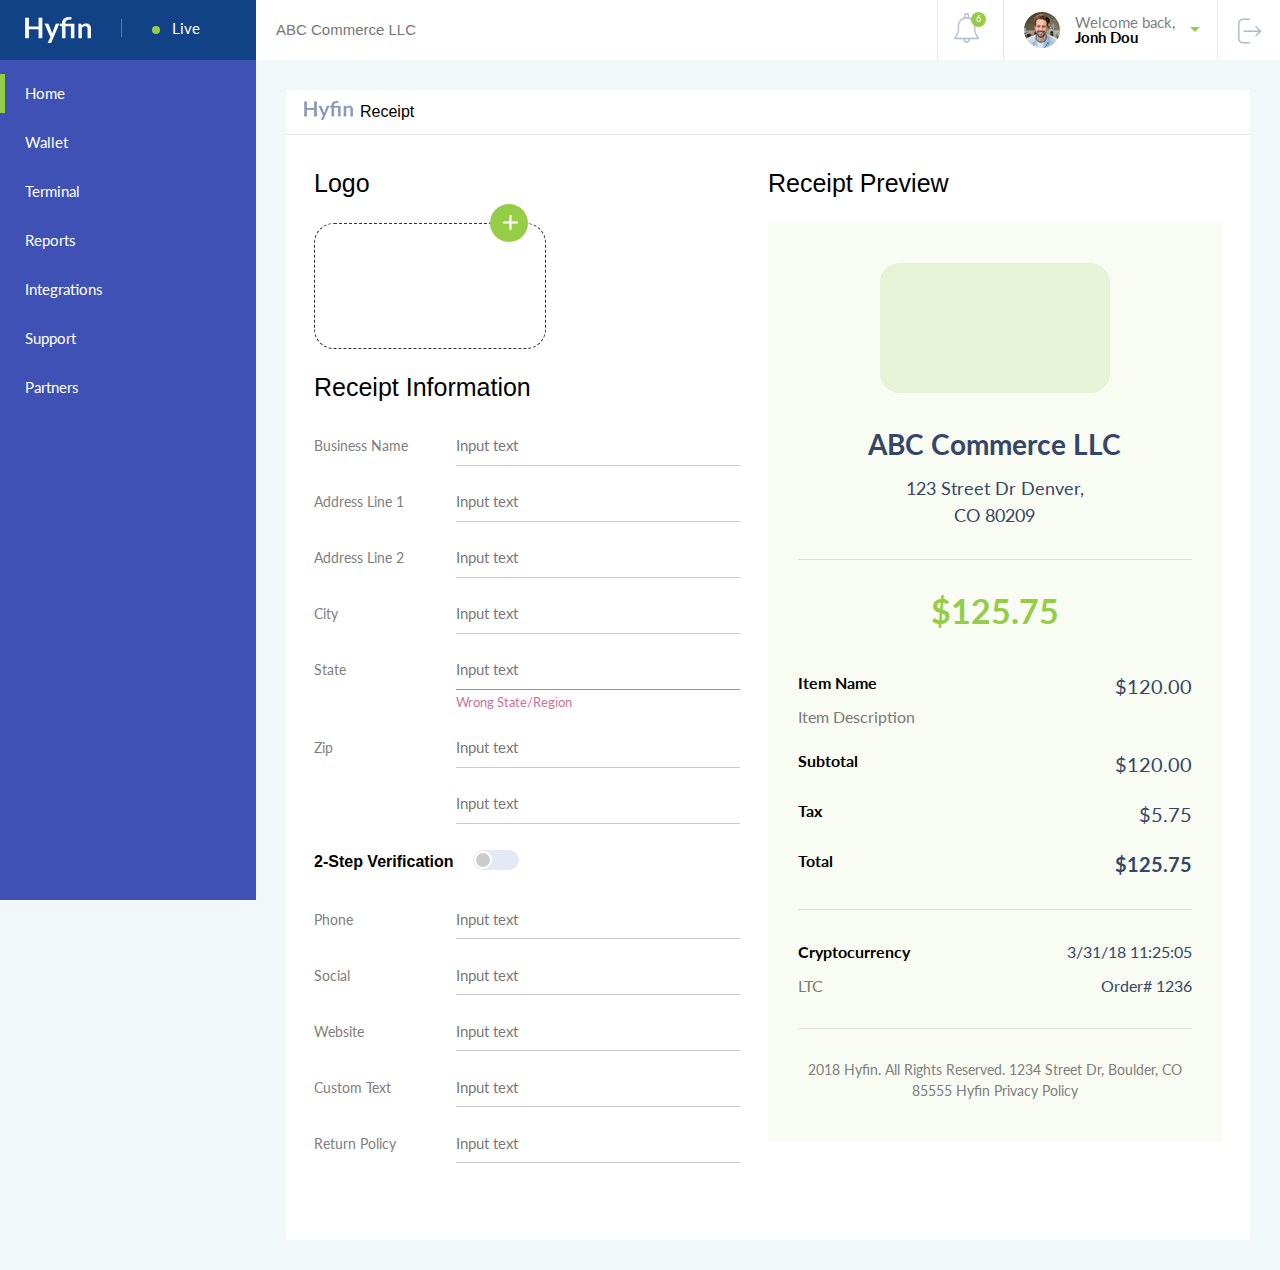
<file: receipt.html>
<!DOCTYPE html>
<html lang="en">
<head>
    <meta charset="utf-8">
    <title>Hyfin</title>
    <meta name="description" content="">
    <meta name="viewport" content="width=device-width, initial-scale=1, maximum-scale=1">
    <meta http-equiv="X-UA-Compatible" content="IE=edge">
    <link rel="shortcut icon" href="img/favicon.ico" type="image/x-icon">
    <link href="https://fonts.googleapis.com/css?family=Lato:400,700" rel="stylesheet">
    <link rel="stylesheet" href="css/main.min.css">
</head>

<body class="receipt">
    <div class="w3-sidebar w3-bar-block w3-indigo sidenav" id="mySidenav">
        <a href="javascript:void(0)" class="closebtn w3-hide-large" onclick="closeNav()">&times;</a>
        <div class="logo"><a href="https://roddyr2.github.io/HyFinHTML/"><img src="img/logo.png" alt="Hyfin"></a><span class="status"><span class="indicator"></span>Live</span>
        </div>
        <ul>
            <li><a href="index.html" class="w3-bar-item active">Home</a></li>
            <li><a href="wallet.html" class="w3-bar-item">Wallet</a></li>
            <li><a href="terminal.html" class="w3-bar-item">Terminal</a></li>
            <li><a href="#" class="w3-bar-item">Reports</a></li>
            <li><a href="#" class="w3-bar-item">Integrations</a></li>
            <li><a href="support.html" class="w3-bar-item">Support</a></li>
            <li><a href="partners.html" class="w3-bar-item">Partners</a></li>
        </ul>
    </div>
    <div class="content">
        <div class="w3-bar">
            <span onclick="openNav()" class="w3-hide-large toggle-menu">&#9776;</span>
            <h1 class="w3-hide-small">ABC Commerce LLC</h1>
            <a href="#" class="w3-bar-item w3-button w3-right"><span class="icon-quit"></span></a>
            <div class="w3-dropdown-hover w3-right">
                <a href="#" class="w3-button user">
                    <img src="img/avatar.png" alt="User Avatar">
                    <div class="text w3-hide-small">
                        <p class="message">Welcome back,</p>
                        <p class="full-name">Jonh Dou</p>
                    </div>
                    <i class="arrow-down"></i>
                </a>
                <div class="w3-dropdown-content w3-bar-block w3-white w3-card-4">
                    <a href="profile.html" class="w3-bar-item w3-button w3-text-black">Profile</a>
                    <a href="settings.html" class="w3-bar-item w3-button w3-text-black">Settings</a>
                    <a href="security.html" class="w3-bar-item w3-button w3-text-black">Security</a>
                    <a href="receipt.html" class="w3-bar-item w3-button w3-text-black">Receipt</a>
                </div>
            </div>
            <div class="w3-dropdown-hover w3-right">
                <a href="#" class="w3-button notifications">
                    <span class="icon-bell"></span>
                    <span class="count">6</span>
                </a>
                <div class="w3-dropdown-content w3-bar-block w3-white w3-card-4">
                    <a href="#" class="w3-bar-item w3-button"><img src="img/green-round-cool.png" alt="icon">New BTC Sale - $125.78</a>
                    <a href="#" class="w3-bar-item w3-button"><img src="img/green-round-email.png" alt="icon">Message from Support Ticket #12345</a>
                    <a href="#" class="w3-bar-item w3-button"><img src="img/green-round-pencil.png" alt="icon">Please Update Business Address</a>
                    <a href="#" class="w3-bar-item w3-button"><img src="img/green-round-pencil.png" alt="icon">Please add Wallet Address</a>
                    <a href="#" class="w3-bar-item w3-button"><img src="img/green-round-cool.png" alt="icon">Payment Request Received - Ref# 2228811</a>
                    <a href="#" class="w3-bar-item w3-button"><img src="img/green-round-secure.png" alt="icon">Recent Sign-In from Denver, CO</a>
                </div>
            </div>
        
        </div>
        <div class="w3-row-padding">
            <div class="w3-col m12 l12">
                <div class="w3-card">
                    <header class="w3-container">
                        <h3><img src="img/logo-small.png" alt="Logo Small">Receipt</h3>
                    </header>
                    <div class="w3-container">
                        <div class="email-notifications">
                            <div class="w3-row">
                                <div class="w3-col m6">
                                    <h2>Logo</h2>
                                    <div style="margin-top: 20px">
                                      <div id="dnd-container">
                                        <span id="dnd-label"><img src="img/plus.png" alt=""></span>
                                        <form id="dnd-form">
                                            <input type="file" id="dnd-input">
                                        </form>
                                      </div>
                                    </div>
                                    <form action="#">
                                        <div class="w3-col m12" style="padding-right: 28px">
                                            <h2>Receipt Information</h2>
                                            <div class="w3-row w3-section">
                                                <div class="w3-col m4">
                                                    <label>Business Name</label>
                                                </div>
                                                <div class="w3-col m8">
                                                    <input class="w3-input" name="business-name" type="text" placeholder="Input text">
                                                </div>
                                            </div>
                                            <div class="w3-row w3-section">
                                                <div class="w3-col m4">
                                                    <label>Address Line 1</label>
                                                </div>
                                                <div class="w3-col m8">
                                                    <input class="w3-input" name="address-1" type="text" placeholder="Input text">
                                                </div>
                                            </div>
                                            <div class="w3-row w3-section">
                                                <div class="w3-col m4">
                                                    <label>Address Line 2</label>
                                                </div>
                                                <div class="w3-col m8">
                                                    <input class="w3-input" name="address-2" type="text" placeholder="Input text">
                                                </div>
                                            </div>
                                            <div class="w3-row w3-section">
                                                <div class="w3-col m4">
                                                    <label>City</label>
                                                </div>
                                                <div class="w3-col m8">
                                                    <input class="w3-input" name="city" type="text" placeholder="Input text">
                                                </div>
                                            </div>
                                            <div class="w3-row w3-section">
                                                <div class="w3-col m4">
                                                    <label>State</label>
                                                </div>
                                                <div class="w3-col m8">
                                                    <input class="w3-input error" name="country" type="text" placeholder="Input text">
                                                    <span class="error">Wrong State/Region</span>
                                                </div>
                                            </div>
                                            <div class="w3-row w3-section">
                                                <div class="w3-col m4">
                                                    <label>Zip</label>
                                                </div>
                                                <div class="w3-col m8">
                                                    <input class="w3-input" name="zip" type="text" placeholder="Input text">
                                                </div>
                                            </div>
                                            <div class="w3-row w3-section">
                                                <div class="w3-col m4">
                                                    &nbsp;
                                                </div>
                                                <div class="w3-col m8">
                                                    <input class="w3-input" name="primary-contact" type="text" placeholder="Input text">
                                                </div>
                                            </div>
                                            <div class="w3-row">
                                                <div class="w3-col m12 verification">
                                                    <h3>2-Step Verification</h3>
                                                    <label class="switch">
                                                        <input type="checkbox">
                                                        <span class="slider round"></span>
                                                    </label>
                                                </div>
                                            </div>
                                            <div class="w3-row w3-section">
                                                <div class="w3-col m4">
                                                    <label>Phone</label>
                                                </div>
                                                <div class="w3-col m8">
                                                    <input class="w3-input" name="phone" type="text" placeholder="Input text">
                                                </div>
                                            </div>
                                            <div class="w3-row w3-section">
                                                <div class="w3-col m4">
                                                    <label>Social</label>
                                                </div>
                                                <div class="w3-col m8">
                                                    <input class="w3-input" name="social" type="text" placeholder="Input text">
                                                </div>
                                            </div>
                                            <div class="w3-row w3-section">
                                                <div class="w3-col m4">
                                                    <label>Website</label>
                                                </div>
                                                <div class="w3-col m8">
                                                    <input class="w3-input" name="website" type="text" placeholder="Input text">
                                                </div>
                                            </div>
                                            <div class="w3-row w3-section">
                                                <div class="w3-col m4">
                                                    <label>Custom Text</label>
                                                </div>
                                                <div class="w3-col m8">
                                                    <input class="w3-input" name="custom-text" type="text" placeholder="Input text">
                                                </div>
                                            </div>
                                            <div class="w3-row w3-section">
                                                <div class="w3-col m4">
                                                    <label>Return Policy</label>
                                                </div>
                                                <div class="w3-col m8">
                                                    <input class="w3-input" name="return-poilicy" type="text" placeholder="Input text">
                                                </div>
                                            </div>
                                        </div>
                                    </form>
                                </div>
                                <div class="w3-col m6">
                                    <h2>Receipt Preview</h2>
                                    <div class="bg-gray">
                                        <div class="rounded-square"></div>
                                        <p class="title">ABC Commerce LLC</p>
                                        <p class="address">123 Street Dr Denver, <br>CO 80209</p>
                                        <p class="price">$125.75</p>
                                        <div class="price-details">
                                            <div class="w3-row">
                                                <div class="w3-col m7">
                                                    <p>Item Name</p>
                                                    <p>Item Description</p>
                                                </div>
                                                <div class="w3-col m5">
                                                    <p>$120.00</p>
                                                </div>
                                            </div>
                                            <div class="w3-row">
                                                <div class="w3-col m7">
                                                    <p>Subtotal </p>
                                                </div>
                                                <div class="w3-col m5">
                                                    <p>$120.00</p>
                                                </div>
                                            </div>
                                            <div class="w3-row">
                                                <div class="w3-col m7">
                                                    <p>Tax </p>
                                                </div>
                                                <div class="w3-col m5">
                                                    <p>$5.75</p>
                                                </div>
                                            </div>
                                            <div class="w3-row">
                                                <div class="w3-col m7">
                                                    <p>Total </p>
                                                </div>
                                                <div class="w3-col m5">
                                                    <p><strong>$125.75</strong></p>
                                                </div>
                                            </div>
                                        </div>
                                        <div class="cryptocurrency">
                                            <div class="w3-row">
                                                <div class="w3-col m7">
                                                    <p>Cryptocurrency</p>
                                                    <p>LTC</p>
                                                </div>
                                                <div class="w3-col m5">
                                                    <p>3/31/18 11:25:05</p>
                                                    <p>Order# 1236</p>
                                                </div>
                                            </div>
                                        </div>
                                        <div class="privacy-policy">
                                            <p>2018 Hyfin. All Rights Reserved. 1234 Street Dr, Boulder, CO 85555 Hyfin Privacy Policy</p>
                                        </div>
                                    </div>
                                </div>
                            </div>
                        </div>
                    </div>
                </div>
            </div>
        </div>
    </div>
    <script src="js/main.min.js"></script>
</body>

</html>
</file>
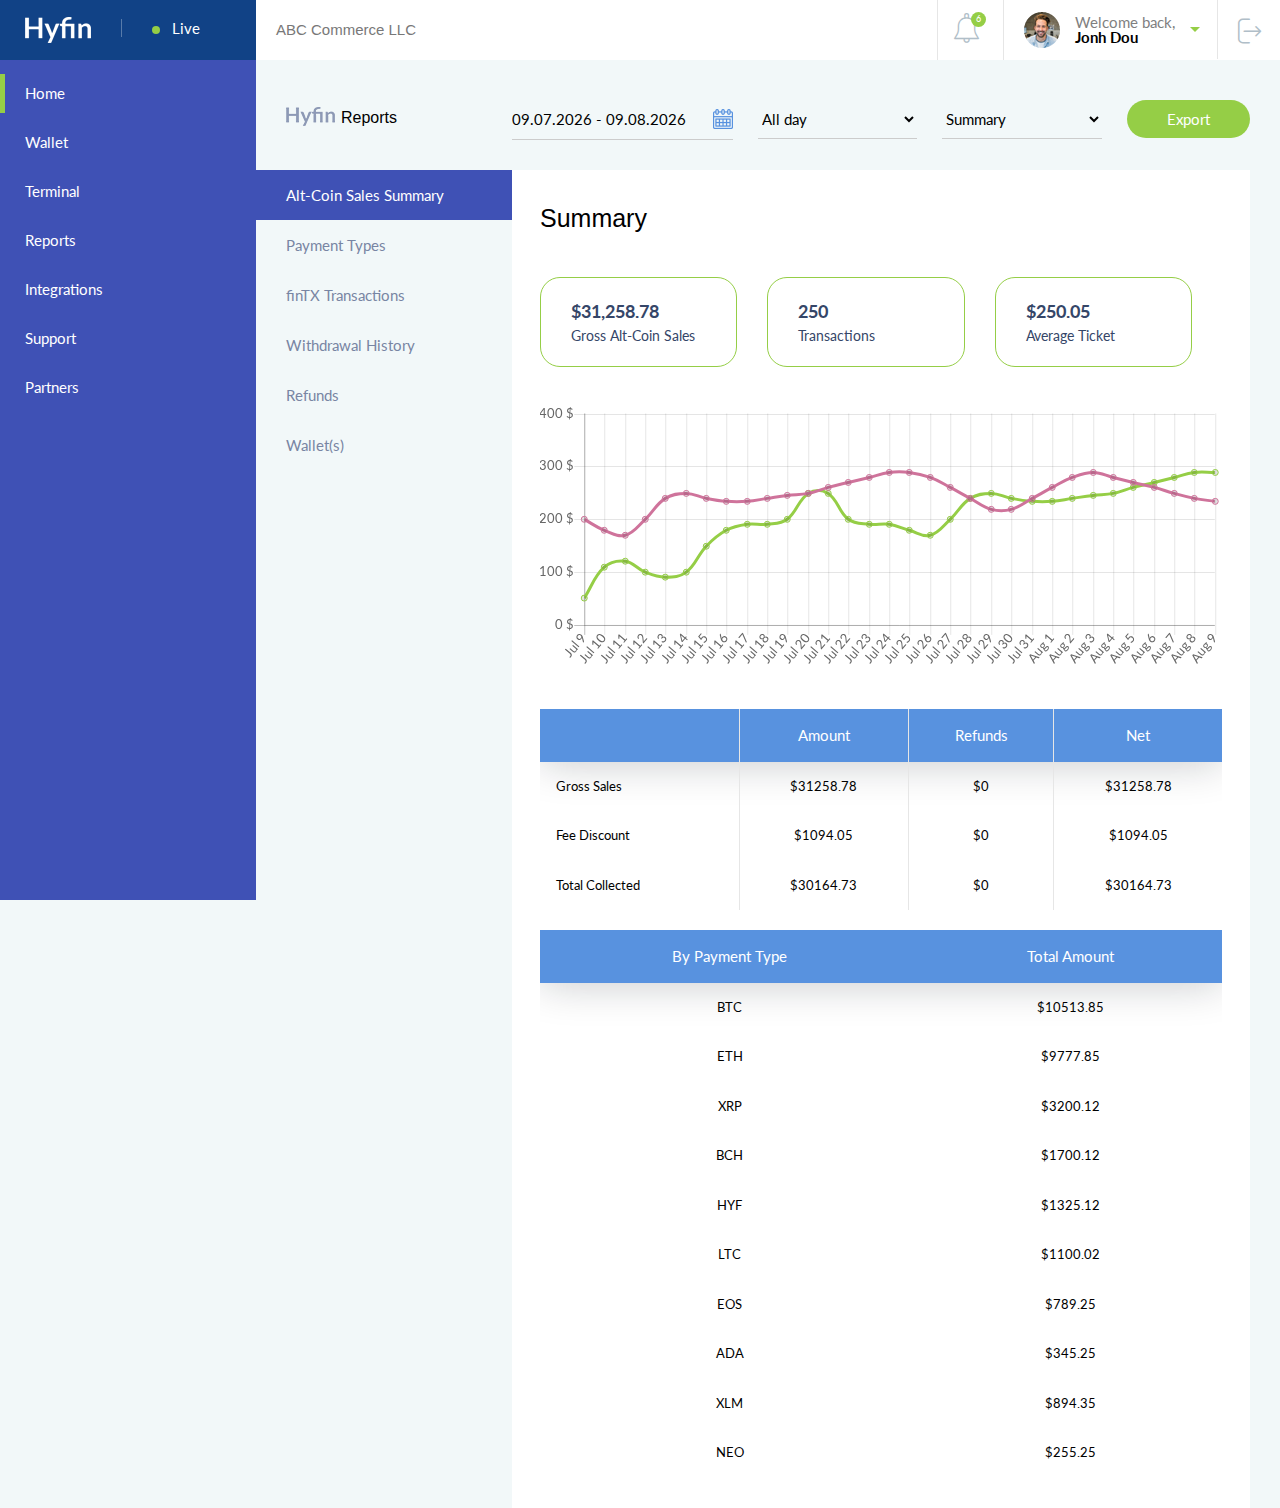
<file: sales-summary.html>
<!DOCTYPE html>
<html lang="en">
<head>
    <meta charset="utf-8">
    <title>Hyfin</title>
    <meta name="description" content="">
    <meta name="viewport" content="width=device-width, initial-scale=1, maximum-scale=1">
    <meta http-equiv="X-UA-Compatible" content="IE=edge">
    <link rel="shortcut icon" href="img/favicon.ico" type="image/x-icon">
    <link href="https://fonts.googleapis.com/css?family=Lato:400,700" rel="stylesheet">
    <link rel="stylesheet" href="css/main.min.css">
</head>

<body class="sales-summary">
    <div class="w3-sidebar w3-bar-block w3-indigo sidenav" id="mySidenav">
        <a href="javascript:void(0)" class="closebtn w3-hide-large" onclick="closeNav()">&times;</a>
        <div class="logo"><a href="https://roddyr2.github.io/HyFinHTML/"><img src="img/logo.png" alt="Hyfin"></a><span class="status"><span class="indicator"></span>Live</span>
        </div>
        <ul>
            <li><a href="index.html" class="w3-bar-item active">Home</a></li>
            <li><a href="wallet.html" class="w3-bar-item">Wallet</a></li>
            <li><a href="terminal.html" class="w3-bar-item">Terminal</a></li>
            <li><a href="#" class="w3-bar-item">Reports</a></li>
            <li><a href="#" class="w3-bar-item">Integrations</a></li>
            <li><a href="support.html" class="w3-bar-item">Support</a></li>
            <li><a href="partners.html" class="w3-bar-item">Partners</a></li>
        </ul>
    </div>
    <div class="content filter-bar">
        <div class="w3-bar">
            <span onclick="openNav()" class="w3-hide-large toggle-menu">&#9776;</span>
            <h1 class="w3-hide-small">ABC Commerce LLC</h1>
            <a href="#" class="w3-bar-item w3-button w3-right"><span class="icon-quit"></span></a>
            <div class="w3-dropdown-hover w3-right">
                <a href="#" class="w3-button user">
                    <img src="img/avatar.png" alt="User Avatar">
                    <div class="text w3-hide-small">
                        <p class="message">Welcome back,</p>
                        <p class="full-name">Jonh Dou</p>
                    </div>
                    <i class="arrow-down"></i>
                </a>
                <div class="w3-dropdown-content w3-bar-block w3-white w3-card-4">
                    <a href="profile.html" class="w3-bar-item w3-button w3-text-black">Profile</a>
                    <a href="settings.html" class="w3-bar-item w3-button w3-text-black">Settings</a>
                    <a href="security.html" class="w3-bar-item w3-button w3-text-black">Security</a>
                    <a href="receipt.html" class="w3-bar-item w3-button w3-text-black">Receipt</a>
                </div>
            </div>
            <div class="w3-dropdown-hover w3-right">
                <a href="#" class="w3-button notifications">
                    <span class="icon-bell"></span>
                    <span class="count">6</span>
                </a>
                <div class="w3-dropdown-content w3-bar-block w3-white w3-card-4">
                    <a href="#" class="w3-bar-item w3-button"><img src="img/green-round-cool.png" alt="icon">New BTC Sale - $125.78</a>
                    <a href="#" class="w3-bar-item w3-button"><img src="img/green-round-email.png" alt="icon">Message from Support Ticket #12345</a>
                    <a href="#" class="w3-bar-item w3-button"><img src="img/green-round-pencil.png" alt="icon">Please Update Business Address</a>
                    <a href="#" class="w3-bar-item w3-button"><img src="img/green-round-pencil.png" alt="icon">Please add Wallet Address</a>
                    <a href="#" class="w3-bar-item w3-button"><img src="img/green-round-cool.png" alt="icon">Payment Request Received - Ref# 2228811</a>
                    <a href="#" class="w3-bar-item w3-button"><img src="img/green-round-secure.png" alt="icon">Recent Sign-In from Denver, CO</a>
                </div>
            </div>
        
        </div>
        <div class="w3-row">
            <div class="w3-col m3">
                <h3><img src="img/logo-small.png" alt="Logo Small">Reports</h3>
            </div>
            <div class="w3-col m9">
                <form action="#">
                    <div class="w3-row">
                        <div class="w3-col m4">
                            <input type="text" name="datetimes" class="w3-input"/>
                        </div>
                        <div class="w3-col m3">
                            <select name="a" id="a" class="w3-select">
                                <option value="">All day</option>
                                <option value="">Two</option>
                                <option value="">Three</option>
                            </select>
                        </div>
                        <div class="w3-col m3">
                            <select name="b" id="b" class="w3-select">
                                <option value="">Summary</option>
                                <option value="">Two</option>
                                <option value="">Three</option>
                            </select>
                        </div>
                        <div class="w3-col m2">
                            <input type="submit" class="btn-round btn-green btn-center" value="Export">
                        </div>
                    </div>
                </form>
            </div>
        </div>
        <div class="w3-row">
            <div class="w3-col m3">
                <nav class="secondary-menu">
                    <ul>
                        <li><a class="active" href="#">Alt-Coin Sales Summary</a></li>
                        <li><a href="#">Payment Types</a></li>
                        <li><a href="#">finTX Transactions</a></li>
                        <li><a href="#">Withdrawal History</a></li>
                        <li><a href="#">Refunds</a></li>
                        <li><a href="#">Wallet(s)</a></li>
                    </ul>
                </nav>
            </div>
            <div class="w3-col m9">
                <div class="w3-card sales-summary-content">
                    <div class="w3-container">
                        <h2>Summary</h2>
                        <div class="w3-row">
                            <div class="w3-col m12 l4">
                                <div class="summary-results">
                                    <div class="summary-number">$31,258.78</div>
                                    <div class="summary-description">Gross Alt-Coin Sales</div>
                                </div>
                            </div>
                            <div class="w3-col m12 l4">
                                <div class="summary-results">
                                    <div class="summary-number">250</div>
                                    <div class="summary-description">Transactions</div>
                                </div>
                            </div>
                            <div class="w3-col m12 l4">
                                <div class="summary-results">
                                    <div class="summary-number">$250.05</div>
                                    <div class="summary-description">Average Ticket</div>
                                </div>
                            </div>
                        </div>
                        <div class="line-chart">
                            <canvas id="summary-chart" height="120"></canvas>
                        </div>
                        <div class="table-wrap first-table">
                            <table class="w3-table shadow">
                                <tr>
                                    <th></th>
                                    <th>Amount</th>
                                    <th>Refunds</th>
                                    <th>Net</th>
                                </tr>
                                <tr>
                                    <td>Gross Sales</td>
                                    <td>$31258.78</td>
                                    <td>$0</td>
                                    <td>$31258.78</td>
                                </tr>
                                <tr>
                                    <td>Fee Discount</td>
                                    <td>$1094.05</td>
                                    <td>$0</td>
                                    <td>$1094.05</td>
                                </tr>
                                <tr>
                                    <td>Total Collected</td>
                                    <td>$30164.73</td>
                                    <td>$0</td>
                                    <td>$30164.73</td>
                                </tr>
                            </table>
                        </div>
                        <div class="table-wrap second-table">
                            <table class="w3-table shadow">
                                <tr>
                                    <th>By Payment Type</th>
                                    <th>Total Amount</th>
                                </tr>
                                <tr>
                                    <td>BTC</td>
                                    <td>$10513.85</td>
                                </tr>
                                <tr>
                                    <td>ETH</td>
                                    <td>$9777.85</td>
                                </tr>
                                <tr>
                                    <td>XRP</td>
                                    <td>$3200.12</td>
                                </tr>
                                <tr>
                                    <td>BCH</td>
                                    <td>$1700.12</td>
                                </tr>
                                <tr>
                                    <td>HYF</td>
                                    <td>$1325.12</td>
                                </tr>
                                <tr>
                                    <td>LTC</td>
                                    <td>$1100.02</td>
                                </tr>
                                <tr>
                                    <td>EOS</td>
                                    <td>$789.25</td>
                                </tr>
                                <tr>
                                    <td>ADA</td>
                                    <td>$345.25</td>
                                </tr>
                                <tr>
                                    <td>XLM</td>
                                    <td>$894.35</td>
                                </tr>
                                <tr>
                                    <td>NEO</td>
                                    <td>$255.25</td>
                                </tr>
                            </table>
                        </div>
                    </div>
                </div>
            </div>
        </div>
    </div>
    <script src="js/main.min.js"></script>
</body>
</html>
</file>
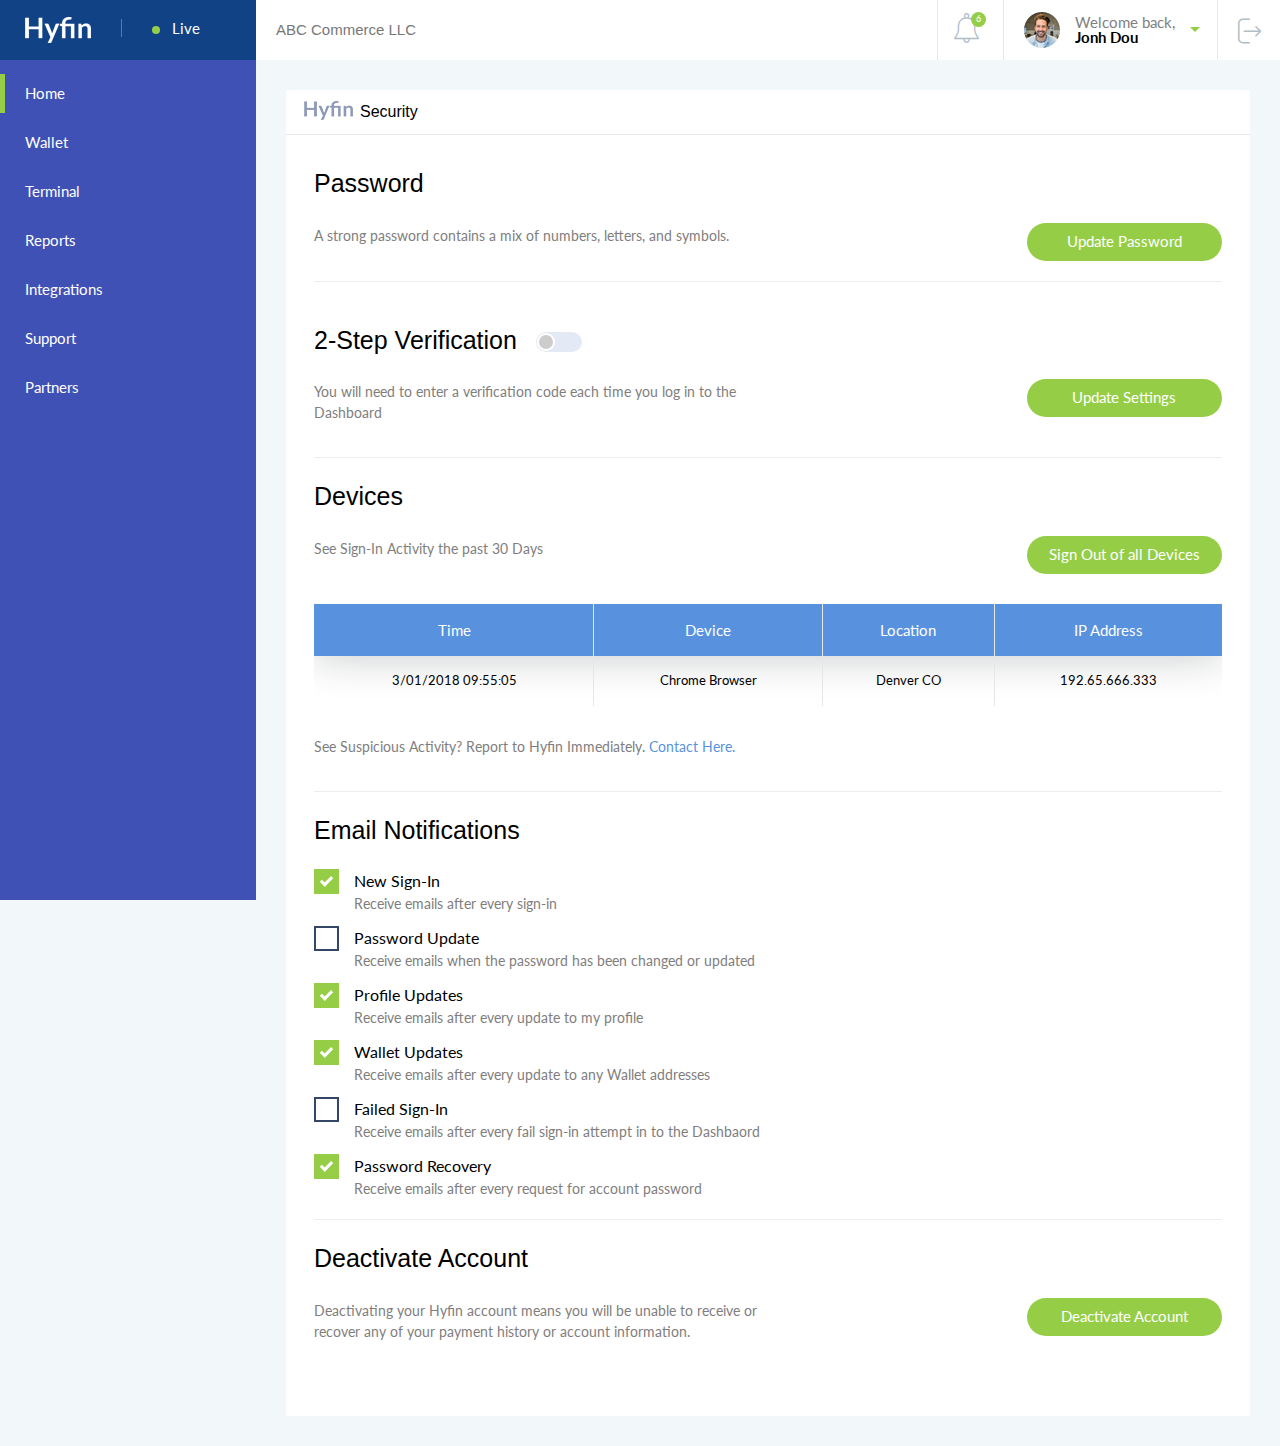
<file: security.html>
<!DOCTYPE html>
<html lang="en">
<head>
    <meta charset="utf-8">
    <title>Hyfin</title>
    <meta name="description" content="">
    <meta name="viewport" content="width=device-width, initial-scale=1, maximum-scale=1">
    <meta http-equiv="X-UA-Compatible" content="IE=edge">
    <link rel="shortcut icon" href="img/favicon.ico" type="image/x-icon">
    <link href="https://fonts.googleapis.com/css?family=Lato:400,700" rel="stylesheet">
    <link rel="stylesheet" href="css/main.min.css">
</head>

<body class="security">
    <div class="w3-sidebar w3-bar-block w3-indigo sidenav" id="mySidenav">
        <a href="javascript:void(0)" class="closebtn w3-hide-large" onclick="closeNav()">&times;</a>
        <div class="logo"><a href="https://roddyr2.github.io/HyFinHTML/"><img src="img/logo.png" alt="Hyfin"></a><span class="status"><span class="indicator"></span>Live</span>
        </div>
        <ul>
            <li><a href="index.html" class="w3-bar-item active">Home</a></li>
            <li><a href="wallet.html" class="w3-bar-item">Wallet</a></li>
            <li><a href="terminal.html" class="w3-bar-item">Terminal</a></li>
            <li><a href="#" class="w3-bar-item">Reports</a></li>
            <li><a href="#" class="w3-bar-item">Integrations</a></li>
            <li><a href="support.html" class="w3-bar-item">Support</a></li>
            <li><a href="partners.html" class="w3-bar-item">Partners</a></li>
        </ul>
    </div>
    <div class="content">
        <div class="w3-bar">
            <span onclick="openNav()" class="w3-hide-large toggle-menu">&#9776;</span>
            <h1 class="w3-hide-small">ABC Commerce LLC</h1>
            <a href="#" class="w3-bar-item w3-button w3-right"><span class="icon-quit"></span></a>
            <div class="w3-dropdown-hover w3-right">
                <a href="#" class="w3-button user">
                    <img src="img/avatar.png" alt="User Avatar">
                    <div class="text w3-hide-small">
                        <p class="message">Welcome back,</p>
                        <p class="full-name">Jonh Dou</p>
                    </div>
                    <i class="arrow-down"></i>
                </a>
                <div class="w3-dropdown-content w3-bar-block w3-white w3-card-4">
                    <a href="profile.html" class="w3-bar-item w3-button w3-text-black">Profile</a>
                    <a href="settings.html" class="w3-bar-item w3-button w3-text-black">Settings</a>
                    <a href="security.html" class="w3-bar-item w3-button w3-text-black">Security</a>
                    <a href="receipt.html" class="w3-bar-item w3-button w3-text-black">Receipt</a>
                </div>
            </div>
            <div class="w3-dropdown-hover w3-right">
                <a href="#" class="w3-button notifications">
                    <span class="icon-bell"></span>
                    <span class="count">6</span>
                </a>
                <div class="w3-dropdown-content w3-bar-block w3-white w3-card-4">
                    <a href="#" class="w3-bar-item w3-button"><img src="img/green-round-cool.png" alt="icon">New BTC Sale - $125.78</a>
                    <a href="#" class="w3-bar-item w3-button"><img src="img/green-round-email.png" alt="icon">Message from Support Ticket #12345</a>
                    <a href="#" class="w3-bar-item w3-button"><img src="img/green-round-pencil.png" alt="icon">Please Update Business Address</a>
                    <a href="#" class="w3-bar-item w3-button"><img src="img/green-round-pencil.png" alt="icon">Please add Wallet Address</a>
                    <a href="#" class="w3-bar-item w3-button"><img src="img/green-round-cool.png" alt="icon">Payment Request Received - Ref# 2228811</a>
                    <a href="#" class="w3-bar-item w3-button"><img src="img/green-round-secure.png" alt="icon">Recent Sign-In from Denver, CO</a>
                </div>
            </div>
        
        </div>
        <div class="w3-row-padding">
            <div class="w3-col m12 l12">
                <div class="w3-card">
                    <header class="w3-container">
                        <h3><img src="img/logo-small.png" alt="Logo Small">Security</h3>
                    </header>
                    <div class="w3-container">
                        <div class="email-notifications">
                            <div class="w3-row">
                                <div class="w3-col m12">
                                    <h2>Password</h2>
                                    <div class="w3-row">
                                        <div class="w3-col m6">
                                            <p>A strong password contains a mix of numbers, letters, and symbols.</p>
                                        </div>
                                        <div class="w3-col m6">
                                            <a href="#" class="btn-round btn-green w3-right">Update Password</a>
                                        </div>
                                    </div>
                                    <hr>
                                    <div class="w3-row">
                                        <div class="w3-col m12 verification">
                                            <h2>2-Step Verification</h2>
                                            <form action="#">
                                                <label class="switch">
                                                    <input type="checkbox">
                                                    <span class="slider round"></span>
                                                </label>
                                            </form>
                                        </div>
                                    </div>
                                    <div class="w3-row">
                                        <div class="w3-col m6">
                                            <p>You will need to enter a verification code each time you log in to the Dashboard</p>
                                        </div>
                                        <div class="w3-col m6">
                                            <a href="#" class="btn-round btn-green w3-right">Update Settings</a>
                                        </div>
                                    </div>
                                    <hr>
                                    <h2>Devices</h2>
                                    <div class="w3-row">
                                        <div class="w3-col m6">
                                            <p>See Sign-In Activity the past 30 Days</p>
                                        </div>
                                        <div class="w3-col m6">
                                            <a href="#" class="btn-round btn-green w3-right">Sign Out of all Devices</a>
                                        </div>
                                    </div>
                                    <div class="table-wrap">
                                        <table class="w3-table shadow">
                                            <tr>
                                                <th>Time</th>
                                                <th>Device</th>
                                                <th>Location</th>
                                                <th>IP Address</th>
                                            </tr>
                                            <tr>
                                                <td>3/01/2018 09:55:05</td>
                                                <td>Chrome Browser</td>
                                                <td>Denver CO</td>
                                                <td>192.65.666.333</td>
                                            </tr>
                                        </table>
                                    </div>
                                    <p>See Suspicious Activity?  Report to Hyfin Immediately. <a href="#">Contact Here.</a></p>
                                </div>
                            </div>
                            <div class="w3-row">
                                <div class="w3-col m12">
                                    <hr>
                                    <h2>Email Notifications</h2>
                                    <form action="#">
                                        <label class="container">
                                            <input type="checkbox" checked="checked">
                                            <span class="checkmark"></span>New Sign-In <span>Receive emails after every sign-in</span>
                                        </label>
                                        <label class="container">
                                            <input type="checkbox">
                                            <span class="checkmark"></span>Password Update <span>Receive emails when the password has been changed or updated</span>
                                        </label>
                                        <label class="container">
                                            <input type="checkbox" checked="checked">
                                            <span class="checkmark"></span>Profile Updates <span>Receive emails after every update to my profile</span>
                                        </label>
                                        <label class="container">
                                            <input type="checkbox" checked="checked">
                                            <span class="checkmark"></span>Wallet Updates <span>Receive emails after every update to any Wallet addresses</span>
                                        </label>
                                        <label class="container">
                                            <input type="checkbox">
                                            <span class="checkmark"></span>Failed Sign-In <span>Receive emails after every fail sign-in attempt in to the Dashbaord</span>
                                        </label>
                                        <label class="container">
                                            <input type="checkbox" checked="checked">
                                            <span class="checkmark"></span>Password Recovery <span>Receive emails after every request for account password</span>
                                        </label>
                                    </form>
                                    <hr>
                                    <h2>Deactivate Account</h2>
                                    <div class="w3-row">
                                        <div class="w3-col m6">
                                            <p>Deactivating your Hyfin account means you will be unable to receive or recover
any of your payment history or account information.</p>
                                        </div>
                                        <div class="w3-col m6">
                                            <a href="#" class="btn-round btn-green w3-right">Deactivate Account</a>
                                        </div>
                                    </div>
                                </div>
                            </div>
                        </div>
                    </div>
                </div>
            </div>
        </div>
    </div>
    <script src="js/main.min.js"></script>
</body>

</html>
</file>
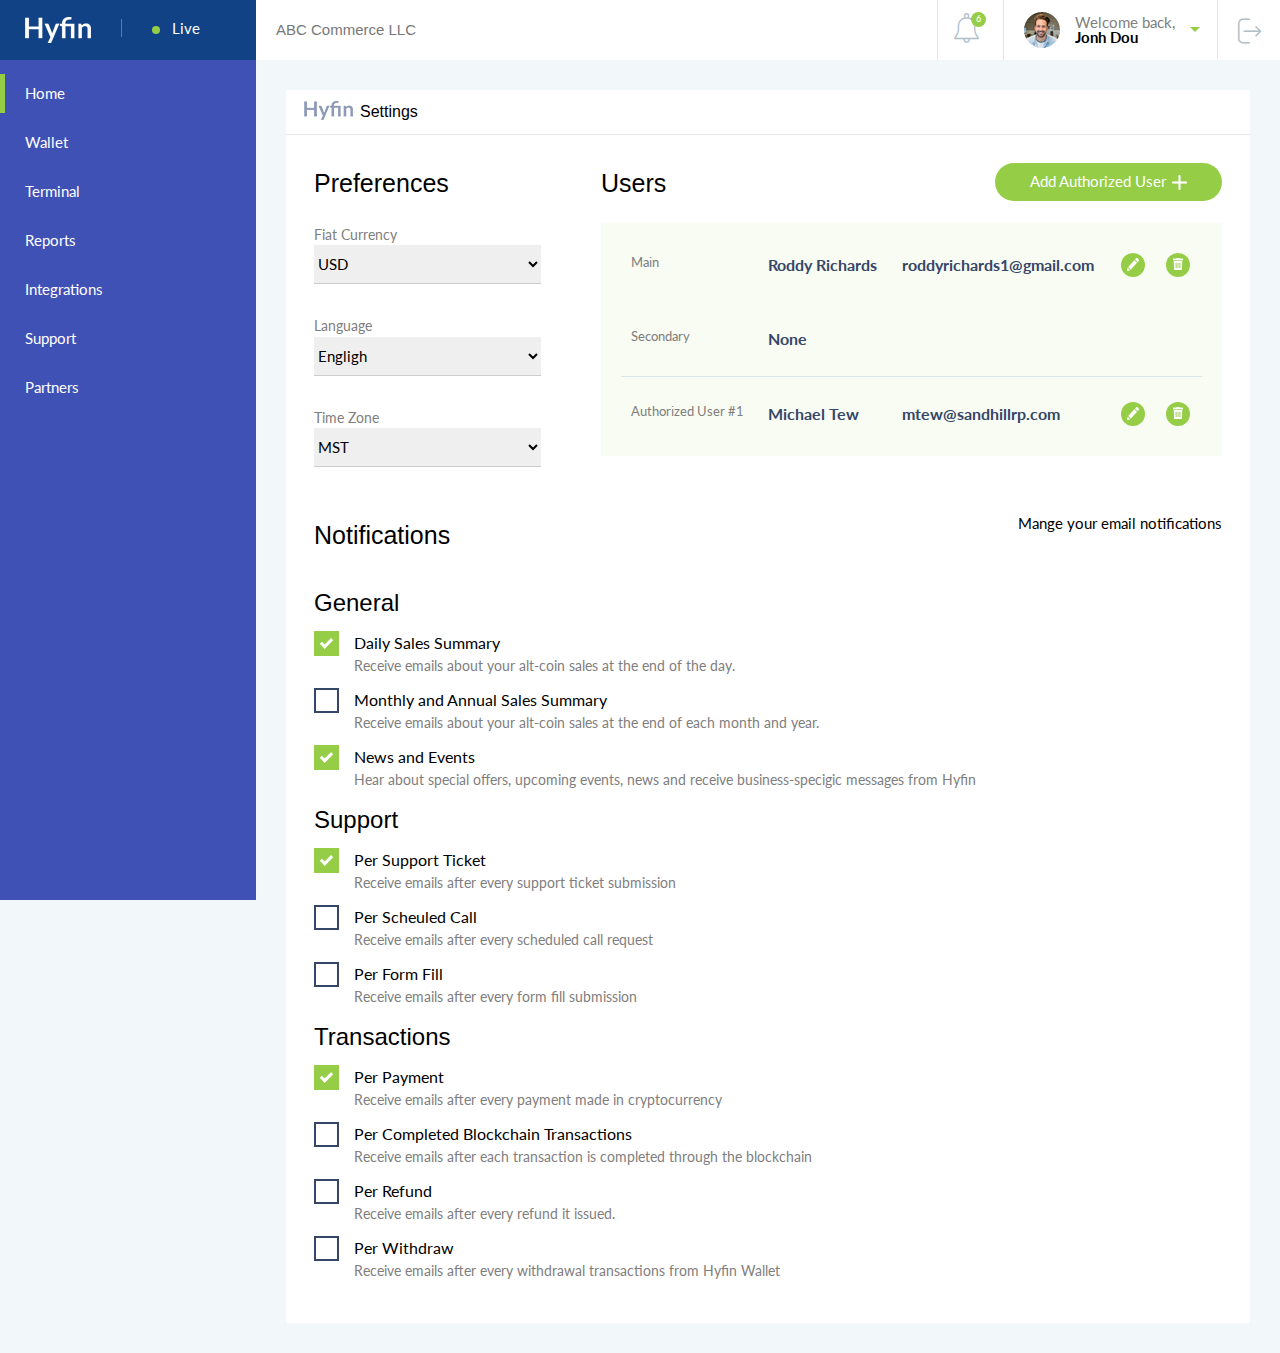
<file: settings.html>
<!DOCTYPE html>
<html lang="en">
<head>
    <meta charset="utf-8">
    <title>Hyfin</title>
    <meta name="description" content="">
    <meta name="viewport" content="width=device-width, initial-scale=1, maximum-scale=1">
    <meta http-equiv="X-UA-Compatible" content="IE=edge">
    <link rel="shortcut icon" href="img/favicon.ico" type="image/x-icon">
    <link href="https://fonts.googleapis.com/css?family=Lato:400,700" rel="stylesheet">
    <link rel="stylesheet" href="css/main.min.css">
</head>

<body class="settings">
    <div class="w3-sidebar w3-bar-block w3-indigo sidenav" id="mySidenav">
        <a href="javascript:void(0)" class="closebtn w3-hide-large" onclick="closeNav()">&times;</a>
        <div class="logo"><a href="https://roddyr2.github.io/HyFinHTML/"><img src="img/logo.png" alt="Hyfin"></a><span class="status"><span class="indicator"></span>Live</span>
        </div>
        <ul>
            <li><a href="index.html" class="w3-bar-item active">Home</a></li>
            <li><a href="wallet.html" class="w3-bar-item">Wallet</a></li>
            <li><a href="terminal.html" class="w3-bar-item">Terminal</a></li>
            <li><a href="#" class="w3-bar-item">Reports</a></li>
            <li><a href="#" class="w3-bar-item">Integrations</a></li>
            <li><a href="support.html" class="w3-bar-item">Support</a></li>
            <li><a href="partners.html" class="w3-bar-item">Partners</a></li>
        </ul>
    </div>
    <div class="content">
        <div class="w3-bar">
            <span onclick="openNav()" class="w3-hide-large toggle-menu">&#9776;</span>
            <h1 class="w3-hide-small">ABC Commerce LLC</h1>
            <a href="#" class="w3-bar-item w3-button w3-right"><span class="icon-quit"></span></a>
            <div class="w3-dropdown-hover w3-right">
                <a href="#" class="w3-button user">
                    <img src="img/avatar.png" alt="User Avatar">
                    <div class="text w3-hide-small">
                        <p class="message">Welcome back,</p>
                        <p class="full-name">Jonh Dou</p>
                    </div>
                    <i class="arrow-down"></i>
                </a>
                <div class="w3-dropdown-content w3-bar-block w3-white w3-card-4">
                    <a href="profile.html" class="w3-bar-item w3-button w3-text-black">Profile</a>
                    <a href="settings.html" class="w3-bar-item w3-button w3-text-black">Settings</a>
                    <a href="security.html" class="w3-bar-item w3-button w3-text-black">Security</a>
                    <a href="receipt.html" class="w3-bar-item w3-button w3-text-black">Receipt</a>
                </div>
            </div>
            <div class="w3-dropdown-hover w3-right">
                <a href="#" class="w3-button notifications">
                    <span class="icon-bell"></span>
                    <span class="count">6</span>
                </a>
                <div class="w3-dropdown-content w3-bar-block w3-white w3-card-4">
                    <a href="#" class="w3-bar-item w3-button"><img src="img/green-round-cool.png" alt="icon">New BTC Sale - $125.78</a>
                    <a href="#" class="w3-bar-item w3-button"><img src="img/green-round-email.png" alt="icon">Message from Support Ticket #12345</a>
                    <a href="#" class="w3-bar-item w3-button"><img src="img/green-round-pencil.png" alt="icon">Please Update Business Address</a>
                    <a href="#" class="w3-bar-item w3-button"><img src="img/green-round-pencil.png" alt="icon">Please add Wallet Address</a>
                    <a href="#" class="w3-bar-item w3-button"><img src="img/green-round-cool.png" alt="icon">Payment Request Received - Ref# 2228811</a>
                    <a href="#" class="w3-bar-item w3-button"><img src="img/green-round-secure.png" alt="icon">Recent Sign-In from Denver, CO</a>
                </div>
            </div>
        
        </div>
        <div class="w3-row-padding">
            <div class="w3-col m12 l12">
                <div class="w3-card">
                    <header class="w3-container">
                        <h3><img src="img/logo-small.png" alt="Logo Small">Settings</h3>
                    </header>
                    <div class="w3-container">
                        <div class="form-container">
                            <div class="w3-row">
                                <div class="w3-col m3">
                                    <h2>Preferences</h2>
                                    <form action="#">
                                        <label for="a">Fiat Currency</label>
                                        <select name="a" id="a" class="w3-select">
                                            <option value="">USD</option>
                                            <option value="">Two</option>
                                            <option value="">Three</option>
                                        </select>
                                        <label for="b">Language</label>
                                        <select name="b" id="b" class="w3-select">
                                            <option value="">Engligh</option>
                                            <option value="">Two</option>
                                            <option value="">Three</option>
                                        </select>
                                        <label for="c">Time Zone</label>
                                        <select name="c" id="c" class="w3-select">
                                            <option value="">MST</option>
                                            <option value="">Two</option>
                                            <option value="">Three</option>
                                        </select>
                                    </form>
                                </div>
                                <div class="w3-col m9">
                                    <div class="w3-row left-padding">
                                        <div class="w3-col m6 s6">
                                            <h2>Users</h2>
                                        </div>
                                        <div class="w3-col m6 s6">
                                            <a href="#" class="btn-round btn-green w3-right">Add Authorized User <img src="img/plus.png" alt="plus"></a>
                                        </div>
                                    </div>
                                    <div class="w3-row users">
                                        <div class="w3-col m12">
                                            <div class="table-wrap">
                                                <form action="#" class="bg-gray">
                                                    <table class="w3-table users">
                                                        <tr>
                                                            <td>Main</td>
                                                            <td>Roddy Richards</td>
                                                            <td>roddyrichards1@gmail.com</td>
                                                            <td><a href="#"><img src="img/penсil.png" alt="Edit"></a></td>
                                                            <td><a href="#"><img src="img/trash.png" alt="Remove"></a></td>
                                                        </tr>
                                                        <tr>
                                                            <td>Secondary</td>
                                                            <td>None</td>
                                                            <td></td>
                                                            <td></td>
                                                            <td></td>
                                                        </tr>
                                                        <tr>
                                                            <td>Authorized User #1</td>
                                                            <td>Michael Tew</td>
                                                            <td>mtew@sandhillrp.com</td>
                                                            <td><a href="#"><img src="img/penсil.png" alt="Edit"></a></td>
                                                            <td><a href="#"><img src="img/trash.png" alt="Remove"></a></td>
                                                        </tr>
                                                    </table>
                                                </form>
                                            </div>
                                        </div>
                                    </div>
                                </div>
                            </div>
                            <div class="w3-row notifications">
                                <div class="w3-col m12">
                                    <div class="w3-row">
                                        <div class="w3-col m6 s6">
                                            <h2>Notifications</h2>
                                        </div>
                                        <div class="w3-col m6 s6">
                                            <p class="w3-right">Mange your email notifications</p>
                                        </div>
                                    </div>
                                    <form action="#">
                                        <h3>General</h3>
                                        <label class="container">
                                            <input type="checkbox" checked="checked">
                                            <span class="checkmark"></span>
                                        Daily Sales Summary <span>Receive emails about your alt-coin sales at the end of the day.</span>
                                        </label>
                                        <label class="container">
                                            <input type="checkbox">
                                            <span class="checkmark"></span>
                                        Monthly and Annual Sales Summary <span>Receive emails about your alt-coin sales at the end of each month and year.</span>
                                        </label>
                                        <label class="container">
                                            <input type="checkbox" checked="checked">
                                            <span class="checkmark"></span>
                                        News and Events <span>Hear about special offers, upcoming events, news and receive business-specigic messages from Hyfin</span>
                                        </label>
                                        <h3>Support</h3>
                                        <label class="container">
                                            <input type="checkbox" checked="checked">
                                            <span class="checkmark"></span>
                                        Per Support Ticket <span>Receive emails after every support ticket submission</span>
                                        </label>
                                        <label class="container">
                                            <input type="checkbox">
                                            <span class="checkmark"></span>
                                        Per Scheuled Call <span>Receive emails after every scheduled call request</span>
                                        </label>
                                        <label class="container">
                                            <input type="checkbox">
                                            <span class="checkmark"></span>
                                        Per Form Fill <span>Receive emails after every form fill submission</span>
                                        </label>
                                        <h3>Transactions</h3>
                                        <label class="container">
                                            <input type="checkbox" checked="checked">
                                            <span class="checkmark"></span>
                                        Per Payment <span>Receive emails after every payment made in cryptocurrency</span>
                                        </label>
                                        <label class="container">
                                            <input type="checkbox">
                                            <span class="checkmark"></span>
                                        Per Completed Blockchain Transactions <span>Receive emails after each transaction is completed through the blockchain</span>
                                        </label>
                                        <label class="container">
                                            <input type="checkbox">
                                            <span class="checkmark"></span>
                                        Per Refund <span>Receive emails after every refund it issued.</span>
                                        </label>
                                        <label class="container">
                                            <input type="checkbox">
                                            <span class="checkmark"></span>
                                        Per Withdraw <span>Receive emails after every withdrawal transactions from Hyfin Wallet</span>
                                        </label>
                                    </form>
                                </div>
                            </div>
                        </div>
                    </div>
                </div>
            </div>
        </div>
    </div>
    <script src="js/main.min.js"></script>
</body>

</html>
</file>
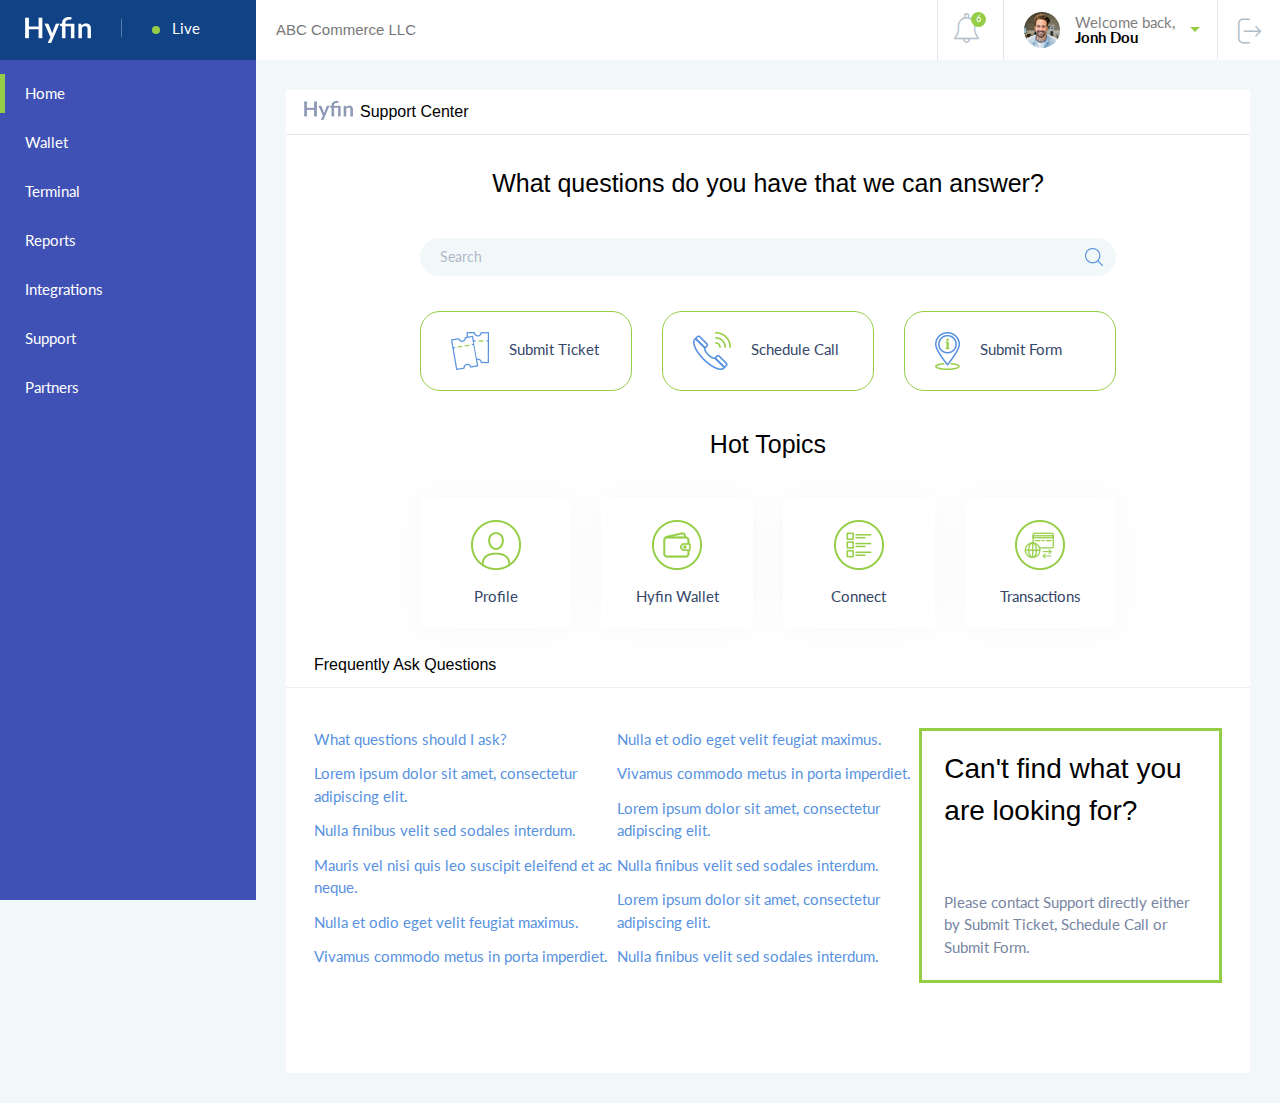
<file: support.html>
<!DOCTYPE html>
<html lang="en">
<head>
    <meta charset="utf-8">
    <title>Hyfin</title>
    <meta name="description" content="">
    <meta name="viewport" content="width=device-width, initial-scale=1, maximum-scale=1">
    <meta http-equiv="X-UA-Compatible" content="IE=edge">
    <link rel="shortcut icon" href="img/favicon.ico" type="image/x-icon">
    <link href="https://fonts.googleapis.com/css?family=Lato:400,700" rel="stylesheet">
    <link rel="stylesheet" href="css/main.min.css">
</head>

<body class="support">
    <div class="w3-sidebar w3-bar-block w3-indigo sidenav" id="mySidenav">
        <a href="javascript:void(0)" class="closebtn w3-hide-large" onclick="closeNav()">&times;</a>
        <div class="logo"><a href="https://roddyr2.github.io/HyFinHTML/"><img src="img/logo.png" alt="Hyfin"></a><span class="status"><span class="indicator"></span>Live</span>
        </div>
        <ul>
            <li><a href="index.html" class="w3-bar-item active">Home</a></li>
            <li><a href="wallet.html" class="w3-bar-item">Wallet</a></li>
            <li><a href="terminal.html" class="w3-bar-item">Terminal</a></li>
            <li><a href="#" class="w3-bar-item">Reports</a></li>
            <li><a href="#" class="w3-bar-item">Integrations</a></li>
            <li><a href="support.html" class="w3-bar-item">Support</a></li>
            <li><a href="partners.html" class="w3-bar-item">Partners</a></li>
        </ul>
    </div>
    <div class="content">
        <div class="w3-bar">
            <span onclick="openNav()" class="w3-hide-large toggle-menu">&#9776;</span>
            <h1 class="w3-hide-small">ABC Commerce LLC</h1>
            <a href="#" class="w3-bar-item w3-button w3-right"><span class="icon-quit"></span></a>
            <div class="w3-dropdown-hover w3-right">
                <a href="#" class="w3-button user">
                    <img src="img/avatar.png" alt="User Avatar">
                    <div class="text w3-hide-small">
                        <p class="message">Welcome back,</p>
                        <p class="full-name">Jonh Dou</p>
                    </div>
                    <i class="arrow-down"></i>
                </a>
                <div class="w3-dropdown-content w3-bar-block w3-white w3-card-4">
                    <a href="profile.html" class="w3-bar-item w3-button w3-text-black">Profile</a>
                    <a href="settings.html" class="w3-bar-item w3-button w3-text-black">Settings</a>
                    <a href="security.html" class="w3-bar-item w3-button w3-text-black">Security</a>
                    <a href="receipt.html" class="w3-bar-item w3-button w3-text-black">Receipt</a>
                </div>
            </div>
            <div class="w3-dropdown-hover w3-right">
                <a href="#" class="w3-button notifications">
                    <span class="icon-bell"></span>
                    <span class="count">6</span>
                </a>
                <div class="w3-dropdown-content w3-bar-block w3-white w3-card-4">
                    <a href="#" class="w3-bar-item w3-button"><img src="img/green-round-cool.png" alt="icon">New BTC Sale - $125.78</a>
                    <a href="#" class="w3-bar-item w3-button"><img src="img/green-round-email.png" alt="icon">Message from Support Ticket #12345</a>
                    <a href="#" class="w3-bar-item w3-button"><img src="img/green-round-pencil.png" alt="icon">Please Update Business Address</a>
                    <a href="#" class="w3-bar-item w3-button"><img src="img/green-round-pencil.png" alt="icon">Please add Wallet Address</a>
                    <a href="#" class="w3-bar-item w3-button"><img src="img/green-round-cool.png" alt="icon">Payment Request Received - Ref# 2228811</a>
                    <a href="#" class="w3-bar-item w3-button"><img src="img/green-round-secure.png" alt="icon">Recent Sign-In from Denver, CO</a>
                </div>
            </div>
        
        </div>
        <div class="w3-row-padding">
            <div class="w3-col m12 l12">
                <div class="w3-card">
                    <header class="w3-container">
                        <h3><img src="img/logo-small.png" alt="Logo Small">Support Center</h3>
                    </header>
                    <div class="w3-container">
                        <h2>What questions do you have that we can answer?</h2>
                        <div class="w3-row">
                            <div class="w3-col center-col">
                                <div class="w3-row what-question">
                                    <form action="#">
                                        <input type="search" name="search" id="search" placeholder="Search">
                                    </form>
                                    <a href="#" class="w3-col m4">
                                        <div class="summary-results">
                                            <div><img src="img/submit-ticket.png" alt="Submit Ticket">Submit Ticket</div>
                                        </div>
                                    </a>
                                    <a href="#" class="w3-col m4">
                                        <div class="summary-results">
                                            <div><img src="img/schedule-call.png" alt="Schedule Call">Schedule Call</div>
                                        </div>
                                    </a>
                                    <a href="#" class="w3-col m4">
                                        <div class="summary-results">
                                            <div><img src="img/submit-form.png" alt="Submit Form">Submit Form</div>
                                        </div>
                                    </a>
                                </div>
                                <div class="w3-row">
                                    <h2>Hot Topics</h2>
                                </div>
                                <div class="w3-row hot-topics">
                                    <div class="w3-col m3">
                                        <a href="#">
                                            <img src="img/profile.png" alt="Profile">
                                            <p>Profile</p>
                                        </a>
                                    </div>
                                    <div class="w3-col m3">
                                        <a href="#">
                                            <img src="img/hyfin-wallet.png" alt="Hyfin Wallet">
                                            <p>Hyfin Wallet</p>
                                        </a>
                                    </div>
                                    <div class="w3-col m3">
                                        <a href="#">
                                            <img src="img/connect.png" alt="Connect">
                                            <p>Connect</p>
                                        </a>
                                    </div>
                                    <div class="w3-col m3">
                                        <a href="#">
                                            <img src="img/transactions.png" alt="Transactions">
                                            <p>Transactions</p>
                                        </a>
                                    </div>
                                </div>
                            </div>
                        </div>
                        <h3 class="faq-header">Frequently Ask Questions</h3>
                    </div>
                    <hr>
                    <div class="w3-container">
                        <div class="w3-row frequently-ask-questions">
                            <div class="w3-col m4">
                                <ul>
                                    <li><a href="#">What questions should I ask? </a></li>
                                    <li><a href="#">Lorem ipsum dolor sit amet, consectetur adipiscing elit.</a></li>
                                    <li><a href="#">Nulla finibus velit sed sodales interdum.</a></li>
                                    <li><a href="#">Mauris vel nisi quis leo suscipit eleifend et ac neque.</a></li>
                                    <li><a href="#">Nulla et odio eget velit feugiat maximus.</a></li>
                                    <li><a href="#">Vivamus commodo metus in porta imperdiet.</a></li>
                                </ul>
                            </div>
                            <div class="w3-col m4">
                                <ul>
                                    <li><a href="#">Nulla et odio eget velit feugiat maximus.</a></li>
                                    <li><a href="#">Vivamus commodo metus in porta imperdiet.</a></li>
                                    <li><a href="#">Lorem ipsum dolor sit amet, consectetur adipiscing elit.</a></li>
                                    <li><a href="#">Nulla finibus velit sed sodales interdum.</a></li>
                                    <li><a href="#">Lorem ipsum dolor sit amet, consectetur adipiscing elit.</a></li>
                                    <li><a href="#">Nulla finibus velit sed sodales interdum.</a></li>
                                </ul>
                            </div>
                            <div class="w3-col m4">
                                <div class="info-block">
                                    <h3>Can't find what you are looking for? </h3>
                                    <p>Please contact Support directly either by Submit Ticket, Schedule Call or Submit Form.</p>
                                </div>
                            </div>
                        </div>
                    </div>
                </div>
            </div>
        </div>
    </div>
    <script src="js/main.min.js"></script>
</body>

</html>
</file>
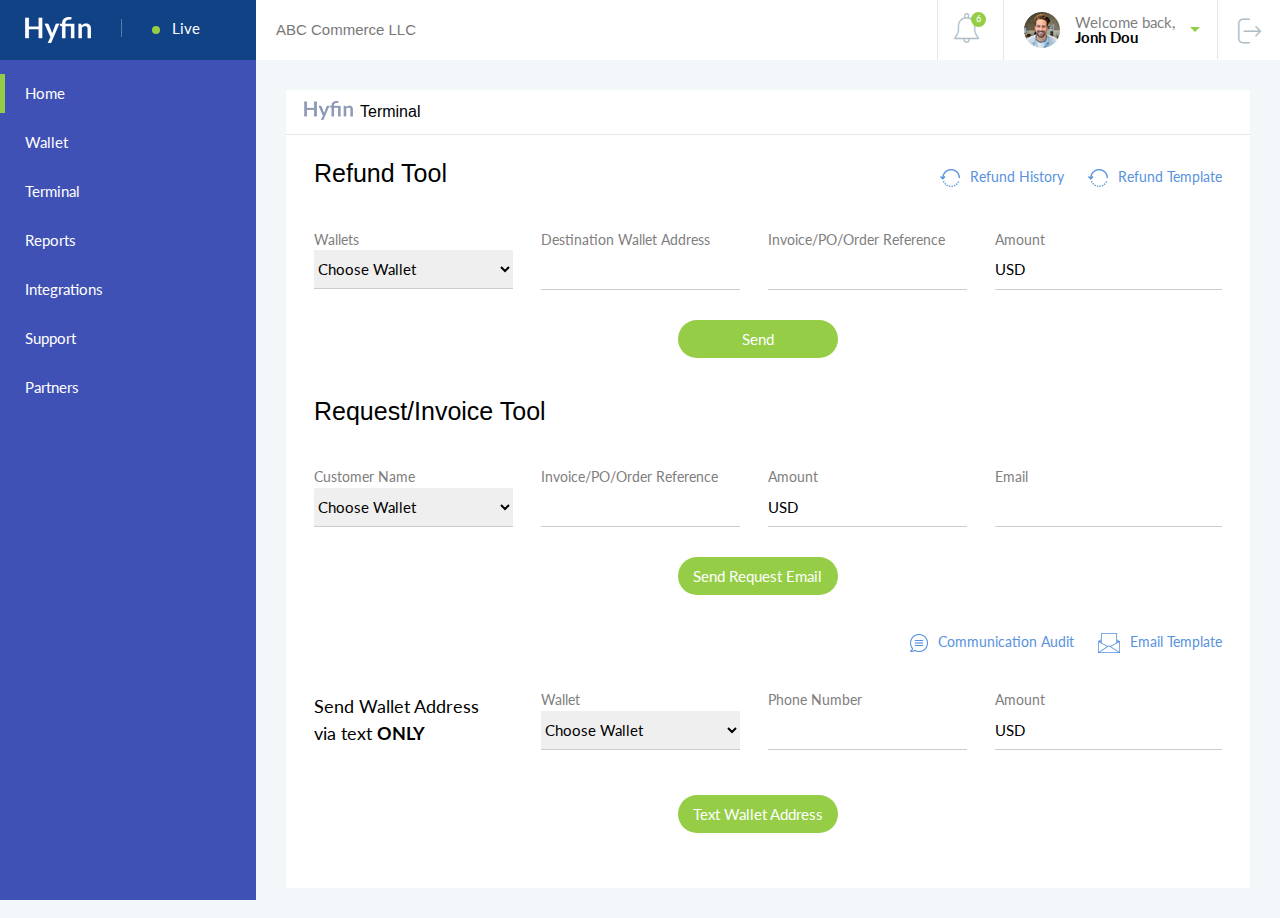
<file: terminal.html>
<!DOCTYPE html>
<html lang="en">
<head>
    <meta charset="utf-8">
    <title>Hyfin</title>
    <meta name="description" content="">
    <meta name="viewport" content="width=device-width, initial-scale=1, maximum-scale=1">
    <meta http-equiv="X-UA-Compatible" content="IE=edge">
    <link rel="shortcut icon" href="img/favicon.ico" type="image/x-icon">
    <link href="https://fonts.googleapis.com/css?family=Lato:400,700" rel="stylesheet">
    <link rel="stylesheet" href="css/main.min.css">
</head>

<body class="terminal">
    <div class="w3-sidebar w3-bar-block w3-indigo sidenav" id="mySidenav">
        <a href="javascript:void(0)" class="closebtn w3-hide-large" onclick="closeNav()">&times;</a>
        <div class="logo"><a href="https://roddyr2.github.io/HyFinHTML/"><img src="img/logo.png" alt="Hyfin"></a><span class="status"><span class="indicator"></span>Live</span>
        </div>
        <ul>
            <li><a href="index.html" class="w3-bar-item active">Home</a></li>
            <li><a href="wallet.html" class="w3-bar-item">Wallet</a></li>
            <li><a href="terminal.html" class="w3-bar-item">Terminal</a></li>
            <li><a href="#" class="w3-bar-item">Reports</a></li>
            <li><a href="#" class="w3-bar-item">Integrations</a></li>
            <li><a href="support.html" class="w3-bar-item">Support</a></li>
            <li><a href="partners.html" class="w3-bar-item">Partners</a></li>
        </ul>
    </div>
    <div class="content">
        <div class="w3-bar">
            <span onclick="openNav()" class="w3-hide-large toggle-menu">&#9776;</span>
            <h1 class="w3-hide-small">ABC Commerce LLC</h1>
            <a href="#" class="w3-bar-item w3-button w3-right"><span class="icon-quit"></span></a>
            <div class="w3-dropdown-hover w3-right">
                <a href="#" class="w3-button user">
                    <img src="img/avatar.png" alt="User Avatar">
                    <div class="text w3-hide-small">
                        <p class="message">Welcome back,</p>
                        <p class="full-name">Jonh Dou</p>
                    </div>
                    <i class="arrow-down"></i>
                </a>
                <div class="w3-dropdown-content w3-bar-block w3-white w3-card-4">
                    <a href="profile.html" class="w3-bar-item w3-button w3-text-black">Profile</a>
                    <a href="settings.html" class="w3-bar-item w3-button w3-text-black">Settings</a>
                    <a href="security.html" class="w3-bar-item w3-button w3-text-black">Security</a>
                    <a href="receipt.html" class="w3-bar-item w3-button w3-text-black">Receipt</a>
                </div>
            </div>
            <div class="w3-dropdown-hover w3-right">
                <a href="#" class="w3-button notifications">
                    <span class="icon-bell"></span>
                    <span class="count">6</span>
                </a>
                <div class="w3-dropdown-content w3-bar-block w3-white w3-card-4">
                    <a href="#" class="w3-bar-item w3-button"><img src="img/green-round-cool.png" alt="icon">New BTC Sale - $125.78</a>
                    <a href="#" class="w3-bar-item w3-button"><img src="img/green-round-email.png" alt="icon">Message from Support Ticket #12345</a>
                    <a href="#" class="w3-bar-item w3-button"><img src="img/green-round-pencil.png" alt="icon">Please Update Business Address</a>
                    <a href="#" class="w3-bar-item w3-button"><img src="img/green-round-pencil.png" alt="icon">Please add Wallet Address</a>
                    <a href="#" class="w3-bar-item w3-button"><img src="img/green-round-cool.png" alt="icon">Payment Request Received - Ref# 2228811</a>
                    <a href="#" class="w3-bar-item w3-button"><img src="img/green-round-secure.png" alt="icon">Recent Sign-In from Denver, CO</a>
                </div>
            </div>
        
        </div>
        <div class="w3-row-padding">
            <div class="w3-col m12 l12">
                <div class="w3-card">
                    <header class="w3-container">
                        <h3><img src="img/logo-small.png" alt="Logo Small">Terminal</h3>
                    </header>
                    <div class="w3-container">
                        <div class="form-container">
                            <div class="w3-row">
                                <div class="w3-col m6 s4">
                                    <h3>Refund Tool</h3>
                                </div>
                                <div class="w3-col m6 s8">
                                    <div class="links"><a href="#"><img src="img/refresh.png" alt="Refund History">Refund History</a> <a href="#"><img src="img/refresh.png" alt="Refund Template">Refund Template</a></div>
                                </div>
                            </div>
                            <form action="#">
                                <div class="w3-row">
                                    <div class="w3-col m3">
                                        <label for="x">Wallets</label>
                                        <select name="x" id="x" class="w3-select">
                                            <option value="">Choose Wallet</option>
                                            <option value="">Two</option>
                                            <option value="">Three</option>
                                        </select>
                                    </div>
                                    <div class="w3-col m3">
                                        <label for="xx">Destination Wallet Address</label>
                                        <input type="text" id="xx" name="xx" class="w3-input">
                                    </div>
                                    <div class="w3-col m3">
                                        <label for="xxx">Invoice/PO/Order Reference</label>
                                        <input type="text" id="xxx" name="xxx" class="w3-input">
                                    </div>
                                    <div class="w3-col m3">
                                        <label for="xxxx">Amount</label>
                                        <input type="text" id="xxxx" name="xxxx" class="w3-input" value="USD">
                                    </div>
                                </div>
                                <div class="w3-row-padding">
                                    <input type="submit" class="btn-round btn-green btn-center" value="Send">
                                </div>
                            </form>
                        </div>
                        <div class="form-container">
                            <h3>Request/Invoice Tool</h3>
                            <form action="#">
                                <div class="w3-row">
                                    <div class="w3-col m3">
                                        <label for="xxxxx">Customer Name</label>
                                        <select name="xxxxx" id="xxxxx" class="w3-select">
                                            <option value="">Choose Wallet</option>
                                            <option value="">Two</option>
                                            <option value="">Three</option>
                                        </select>
                                    </div>
                                    <div class="w3-col m3">
                                        <label for="a">Invoice/PO/Order Reference</label>
                                        <input type="text" name="a" class="w3-input" id="a">
                                    </div>
                                    <div class="w3-col m3">
                                        <label for="aa">Amount</label>
                                        <input type="text" name="aa" class="w3-input" id="aa" value="USD">
                                    </div>
                                    <div class="w3-col m3">
                                        <label for="aaa">Email</label>
                                        <input type="email" name="aaa" class="w3-input" id="aaa">
                                    </div>
                                </div>
                                <div class="w3-row-padding">
                                    <input type="submit" class="btn-round btn-green btn-center" value="Send Request Email">
                                </div>
                            </form>
                        </div>
                        <div class="form-container">
                            <div class="links"><a href="#"><img src="img/communication-audit.png" alt="Communication Audit">Communication Audit</a> <a href="#"><img src="img/email-template.png" alt="Email Template">Email Template</a></div>
                            <form action="#">
                                <div class="w3-row">
                                    <div class="w3-col m3">
                                        <p>Send Wallet Address <br>via text <strong>ONLY</strong></p>
                                    </div>
                                    <div class="w3-col m3">
                                        <label for="b">Wallet</label>
                                        <select name="b" id="b" class="w3-select">
                                            <option value="">Choose Wallet</option>
                                            <option value="">Two</option>
                                            <option value="">Three</option>
                                        </select>
                                    </div>
                                    <div class="w3-col m3">
                                        <label for="bb">Phone Number</label>
                                        <input type="text" name="bb" class="w3-input" id="bb">
                                    </div>
                                    <div class="w3-col m3">
                                        <label for="bbb">Amount</label>
                                        <input type="text" name="bbb" class="w3-input" id="bbb" value="USD">
                                    </div>
                                </div>
                                <div class="w3-row-padding">
                                    <input type="submit" class="btn-round btn-green btn-center" value="Text Wallet Address">
                                </div>
                            </form>
                        </div>
                    </div>
                </div>
            </div>
        </div>
    </div>
    <script src="js/main.min.js"></script>
</body>

</html>
</file>
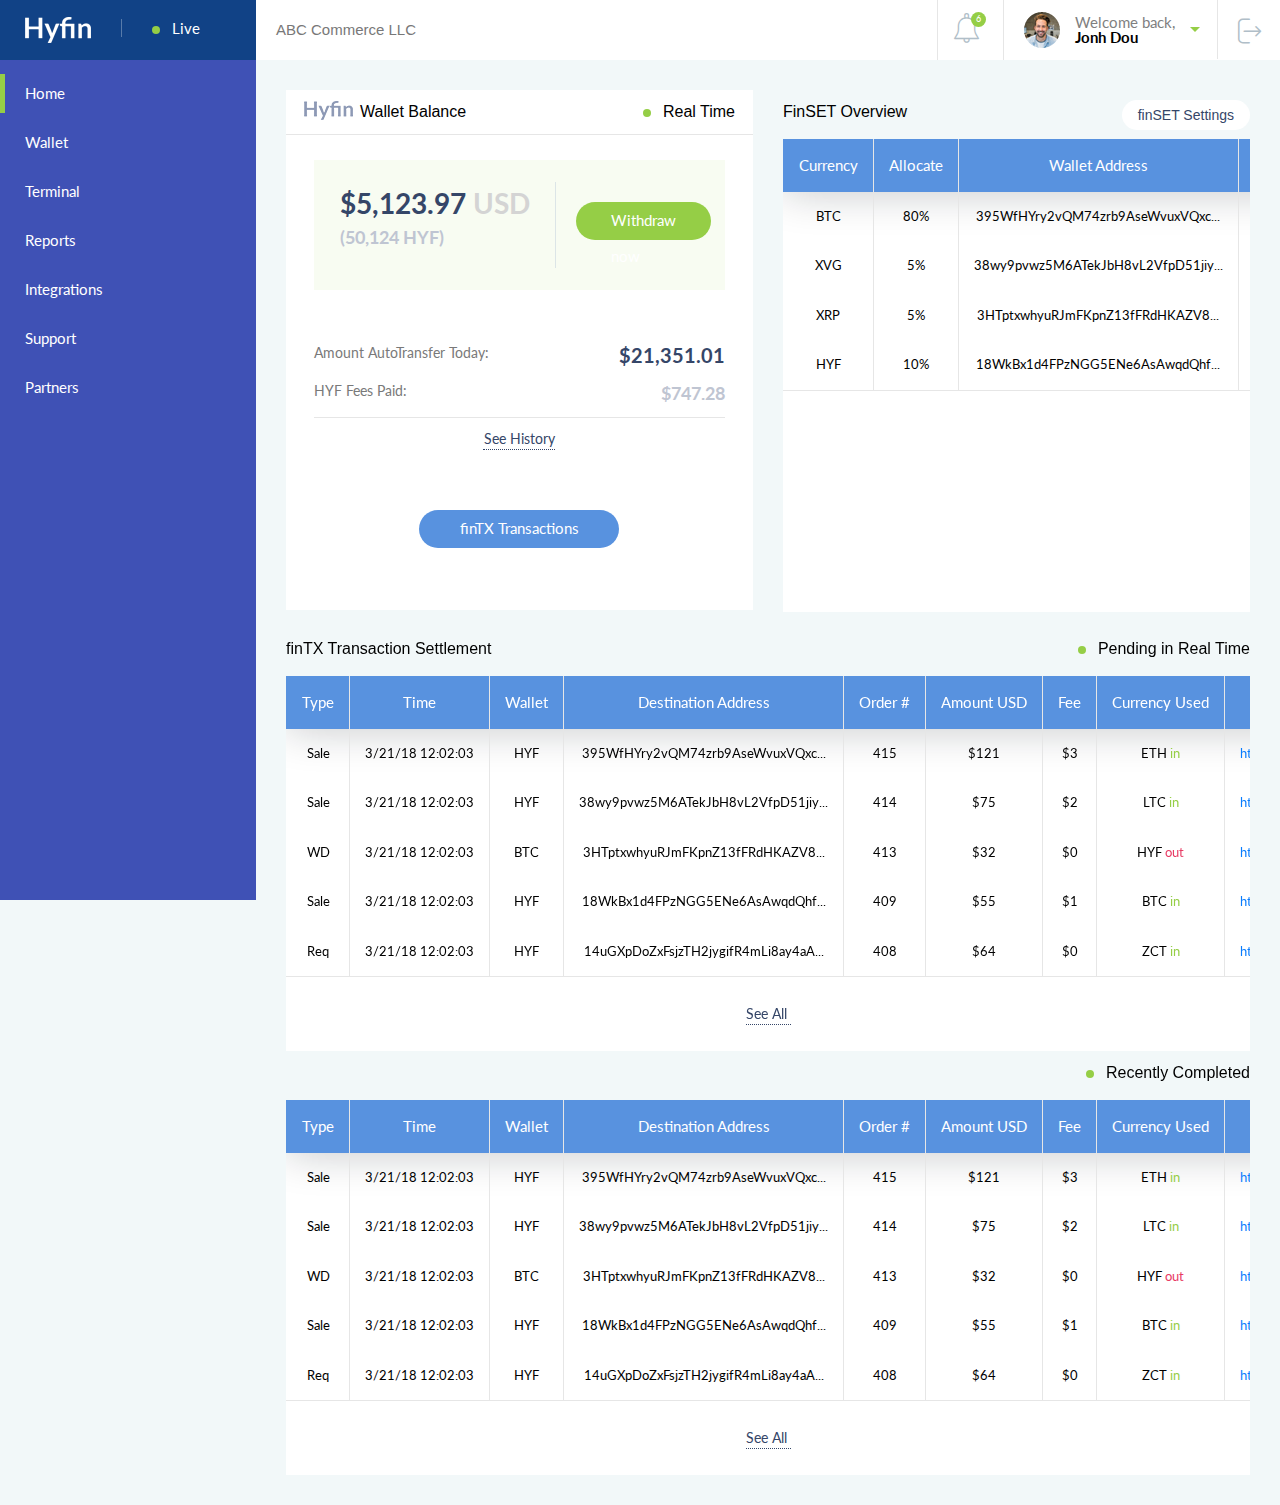
<file: wallet.html>
<!DOCTYPE html>
<html lang="en">
<head>
    <meta charset="utf-8">
    <title>Hyfin</title>
    <meta name="description" content="">
    <meta name="viewport" content="width=device-width, initial-scale=1, maximum-scale=1">
    <meta http-equiv="X-UA-Compatible" content="IE=edge">
    <link rel="shortcut icon" href="img/favicon.ico" type="image/x-icon">
    <link href="https://fonts.googleapis.com/css?family=Lato:400,700" rel="stylesheet">
    <link rel="stylesheet" href="css/main.min.css">
</head>

<body class="wallet">
    <div class="w3-sidebar w3-bar-block w3-indigo sidenav" id="mySidenav">
        <a href="javascript:void(0)" class="closebtn w3-hide-large" onclick="closeNav()">&times;</a>
        <div class="logo"><a href="https://roddyr2.github.io/HyFinHTML/"><img src="img/logo.png" alt="Hyfin"></a><span class="status"><span class="indicator"></span>Live</span>
        </div>
        <ul>
            <li><a href="index.html" class="w3-bar-item active">Home</a></li>
            <li><a href="wallet.html" class="w3-bar-item">Wallet</a></li>
            <li><a href="terminal.html" class="w3-bar-item">Terminal</a></li>
            <li><a href="#" class="w3-bar-item">Reports</a></li>
            <li><a href="#" class="w3-bar-item">Integrations</a></li>
            <li><a href="support.html" class="w3-bar-item">Support</a></li>
            <li><a href="partners.html" class="w3-bar-item">Partners</a></li>
        </ul>
    </div>
    <div class="content">
        <div class="w3-bar">
            <span onclick="openNav()" class="w3-hide-large toggle-menu">&#9776;</span>
            <h1 class="w3-hide-small">ABC Commerce LLC</h1>
            <a href="#" class="w3-bar-item w3-button w3-right"><span class="icon-quit"></span></a>
            <div class="w3-dropdown-hover w3-right">
                <a href="#" class="w3-button user">
                    <img src="img/avatar.png" alt="User Avatar">
                    <div class="text w3-hide-small">
                        <p class="message">Welcome back,</p>
                        <p class="full-name">Jonh Dou</p>
                    </div>
                    <i class="arrow-down"></i>
                </a>
                <div class="w3-dropdown-content w3-bar-block w3-white w3-card-4">
                    <a href="profile.html" class="w3-bar-item w3-button w3-text-black">Profile</a>
                    <a href="settings.html" class="w3-bar-item w3-button w3-text-black">Settings</a>
                    <a href="security.html" class="w3-bar-item w3-button w3-text-black">Security</a>
                    <a href="receipt.html" class="w3-bar-item w3-button w3-text-black">Receipt</a>
                </div>
            </div>
            <div class="w3-dropdown-hover w3-right">
                <a href="#" class="w3-button notifications">
                    <span class="icon-bell"></span>
                    <span class="count">6</span>
                </a>
                <div class="w3-dropdown-content w3-bar-block w3-white w3-card-4">
                    <a href="#" class="w3-bar-item w3-button"><img src="img/green-round-cool.png" alt="icon">New BTC Sale - $125.78</a>
                    <a href="#" class="w3-bar-item w3-button"><img src="img/green-round-email.png" alt="icon">Message from Support Ticket #12345</a>
                    <a href="#" class="w3-bar-item w3-button"><img src="img/green-round-pencil.png" alt="icon">Please Update Business Address</a>
                    <a href="#" class="w3-bar-item w3-button"><img src="img/green-round-pencil.png" alt="icon">Please add Wallet Address</a>
                    <a href="#" class="w3-bar-item w3-button"><img src="img/green-round-cool.png" alt="icon">Payment Request Received - Ref# 2228811</a>
                    <a href="#" class="w3-bar-item w3-button"><img src="img/green-round-secure.png" alt="icon">Recent Sign-In from Denver, CO</a>
                </div>
            </div>
        
        </div>
        <div class="w3-row-padding">
            <div class="w3-col m12 l6">
                <div class="w3-card balance">
                    <header class="w3-container">
                        <h3><img src="img/logo-small.png" alt="Logo Small">Wallet Balance <span class="w3-right"><span class="indicator"></span>Real Time</span></h3>
                    </header>
                    <div class="w3-container fintx-transactions">
                        <div class="bg-gray">
                            <div class="total">
                                <div class="left">
                                    <div>
                                        <div class="total-summ">$5,123.97 <span class="currency">USD</span></div>
                                        <div class="hyf">(50,124 HYF)</div>
                                    </div>
                                </div>
                                <div class="right">
                                    <div class="border-left">
                                        <a href="#" class="btn-round btn-green">Withdraw now</a>
                                    </div>
                                </div>
                                <div class="clearfix"></div>
                            </div>
                        </div>
                        <div class="amount">
                            <div class="w3-row">
                                <div class="w3-col l7">
                                    <p>Amount AutoTransfer Today:</p>
                                </div>
                                <div class="w3-col l5">
                                    <p>$21,351.01</p>
                                </div>
                            </div>
                            <div class="w3-row hyf-fees">
                                <div class="w3-col l7">
                                    <p>HYF Fees Paid:</p>
                                </div>
                                <div class="w3-col l5">
                                    <p>$747.28</p>
                                </div>
                            </div>
                        </div>
                        <a href="#" class="btn-center see-history dotted">See History</a>
                        <a href="#" class="btn-round btn-blue btn-center">finTX Transactions</a>
                    </div>
                </div>
            </div>
            <div class="w3-col m12 l6">
                <div class="table-content">
                    <h3>FinSET Overview <span class="w3-right"><a href="#" class="btn-round btn-white btn-small">finSET Settings</a></span></h3>
                    <div class="table-wrap finset-overview">
                        <table class="w3-table main shadow">
                            <tr>
                                <th>Currency</th>
                                <th>Allocate</th>
                                <th>Wallet Address</th>
                                <th>Status</th>
                            </tr>
                            <tr>
                                <td>BTC</td>
                                <td>80%</td>
                                <td>395WfHYry2vQM74zrb9AseWvuxVQxc...</td>
                                <td><img src="img/ok.png" alt=""></td>
                            </tr>
                            <tr>
                                <td>XVG</td>
                                <td>5%</td>
                                <td>38wy9pvwz5M6ATekJbH8vL2VfpD51jiy...</td>
                                <td><img src="img/ok.png" alt=""></td>
                            </tr>
                            <tr>
                                <td>XRP</td>
                                <td>5%</td>
                                <td>3HTptxwhyuRJmFKpnZ13fFRdHKAZV8...</td>
                                <td><img src="img/ok.png" alt=""></td>
                            </tr>
                            <tr>
                                <td>HYF</td>
                                <td>10%</td>
                                <td>18WkBx1d4FPzNGG5ENe6AsAwqdQhf...</td>
                                <td><img src="img/ok.png" alt=""></td>
                            </tr>
                        </table>
                    </div>
                </div>
            </div>
            <div class="w3-row-padding">
                <div class="table-content">
                    <div class="w3-row">
                        <div class="w3-col s6"><h3>finTX Transaction Settlement</h3></div>
                        <div class="w3-col s6"><h3 class="w3-right"><span class="indicator"></span>Pending in Real Time</h3></div>
                    </div>
                    <div class="table-wrap">
                        <table class="w3-table main shadow">
                            <tr>
                                <th>Type</th>
                                <th>Time</th>
                                <th>Wallet</th>
                                <th>Destination Address</th>
                                <th>Order #</th>
                                <th>Amount USD</th>
                                <th>Fee</th>
                                <th>Currency Used</th>
                                <th>Hash</th>
                            </tr>
                            <tr>
                                <td>Sale</td>
                                <td>3/21/18 12:02:03</td>
                                <td>HYF</td>
                                <td>395WfHYry2vQM74zrb9AseWvuxVQxc...</td>
                                <td>415</td>
                                <td>$121</td>
                                <td>$3</td>
                                <td>ETH <span class="in">in</span></td>
                                <td><a href="#">https://www.dfffhg...</a></td>
                            </tr>
                            <tr>
                                <td>Sale</td>
                                <td>3/21/18 12:02:03</td>
                                <td>HYF</td>
                                <td>38wy9pvwz5M6ATekJbH8vL2VfpD51jiy...</td>
                                <td>414</td>
                                <td>$75</td>
                                <td>$2</td>
                                <td>LTC <span class="in">in</span></td>
                                <td><a href="#">https://www.dfffhg...</a></td>
                            </tr>
                            <tr>
                                <td>WD</td>
                                <td>3/21/18 12:02:03</td>
                                <td>BTC</td>
                                <td>3HTptxwhyuRJmFKpnZ13fFRdHKAZV8...</td>
                                <td>413</td>
                                <td>$32</td>
                                <td>$0</td>
                                <td>HYF <span class="out">out</span></td>
                                <td><a href="#">https://www.ddffhg...</a></td>
                            </tr>
                            <tr>
                                <td>Sale</td>
                                <td>3/21/18 12:02:03</td>
                                <td>HYF</td>
                                <td>18WkBx1d4FPzNGG5ENe6AsAwqdQhf...</td>
                                <td>409</td>
                                <td>$55</td>
                                <td>$1</td>
                                <td>BTC <span class="in">in</span></td>
                                <td><a href="#">https://www.ddffhg...</a></td>
                            </tr>
                            <tr>
                                <td>Req</td>
                                <td>3/21/18 12:02:03</td>
                                <td>HYF</td>
                                <td>14uGXpDoZxFsjzTH2jygifR4mLi8ay4aA...</td>
                                <td>408</td>
                                <td>$64</td>
                                <td>$0</td>
                                <td>ZCT <span class="in">in</span></td>
                                <td><a href="#">https://www.ddffhg...</a></td>
                            </tr>
                        </table>
                        <a href="#" class="dotted see-all">See All</a>
                    </div>
                </div>
                <div class="table-content">
                    <h3>&nbsp; <span class="w3-right"><span class="indicator"></span>Recently Completed</span></h3>
                    <div class="table-wrap">
                        <table class="w3-table main shadow">
                            <tr>
                                <th>Type</th>
                                <th>Time</th>
                                <th>Wallet</th>
                                <th>Destination Address</th>
                                <th>Order #</th>
                                <th>Amount USD</th>
                                <th>Fee</th>
                                <th>Currency Used</th>
                                <th>Hash</th>
                            </tr>
                            <tr>
                                <td>Sale</td>
                                <td>3/21/18 12:02:03</td>
                                <td>HYF</td>
                                <td>395WfHYry2vQM74zrb9AseWvuxVQxc...</td>
                                <td>415</td>
                                <td>$121</td>
                                <td>$3</td>
                                <td>ETH <span class="in">in</span></td>
                                <td><a href="#">https://www.dfffhg...</a></td>
                            </tr>
                            <tr>
                                <td>Sale</td>
                                <td>3/21/18 12:02:03</td>
                                <td>HYF</td>
                                <td>38wy9pvwz5M6ATekJbH8vL2VfpD51jiy...</td>
                                <td>414</td>
                                <td>$75</td>
                                <td>$2</td>
                                <td>LTC <span class="in">in</span></td>
                                <td><a href="#">https://www.dfffhg...</a></td>
                            </tr>
                            <tr>
                                <td>WD</td>
                                <td>3/21/18 12:02:03</td>
                                <td>BTC</td>
                                <td>3HTptxwhyuRJmFKpnZ13fFRdHKAZV8...</td>
                                <td>413</td>
                                <td>$32</td>
                                <td>$0</td>
                                <td>HYF <span class="out">out</span></td>
                                <td><a href="#">https://www.ddffhg...</a></td>
                            </tr>
                            <tr>
                                <td>Sale</td>
                                <td>3/21/18 12:02:03</td>
                                <td>HYF</td>
                                <td>18WkBx1d4FPzNGG5ENe6AsAwqdQhf...</td>
                                <td>409</td>
                                <td>$55</td>
                                <td>$1</td>
                                <td>BTC <span class="in">in</span></td>
                                <td><a href="#">https://www.ddffhg...</a></td>
                            </tr>
                            <tr>
                                <td>Req</td>
                                <td>3/21/18 12:02:03</td>
                                <td>HYF</td>
                                <td>14uGXpDoZxFsjzTH2jygifR4mLi8ay4aA...</td>
                                <td>408</td>
                                <td>$64</td>
                                <td>$0</td>
                                <td>ZCT <span class="in">in</span></td>
                                <td><a href="#">https://www.ddffhg...</a></td>
                            </tr>
                        </table>
                        <a href="#" class="dotted see-all">See All</a>
                    </div>
                </div>
            </div>
        </div>
    </div>
    <script src="js/main.min.js"></script>
</body>

</html>
</file>
<file: css/main.min.css>
html{-webkit-box-sizing:border-box;box-sizing:border-box}*,:after,:before{-webkit-box-sizing:inherit;box-sizing:inherit}html{-ms-text-size-adjust:100%;-webkit-text-size-adjust:100%}body{margin:0}article,aside,details,figcaption,figure,footer,header,main,menu,nav,section,summary{display:block}audio,canvas,progress,video{display:inline-block}progress{vertical-align:baseline}audio:not([controls]){display:none;height:0}[hidden],template{display:none}a{background-color:transparent;-webkit-text-decoration-skip:objects}a:active,a:hover{outline-width:0}abbr[title]{border-bottom:none;text-decoration:underline;-webkit-text-decoration:underline dotted;text-decoration:underline dotted}dfn{font-style:italic}mark{background:#ff0;color:#000}small{font-size:80%}sub,sup{font-size:75%;line-height:0;position:relative;vertical-align:baseline}sub{bottom:-.25em}sup{top:-.5em}figure{margin:1em 40px}img{border-style:none}svg:not(:root){overflow:hidden}code,kbd,pre,samp{font-family:monospace,monospace;font-size:1em}hr{-webkit-box-sizing:content-box;box-sizing:content-box;height:0;overflow:visible}button,input,select,textarea{font:inherit;margin:0}optgroup{font-weight:700}button,input{overflow:visible}button,select{text-transform:none}[type=reset],[type=submit],button,html [type=button]{-webkit-appearance:button}[type=button]::-moz-focus-inner,[type=reset]::-moz-focus-inner,[type=submit]::-moz-focus-inner,button::-moz-focus-inner{border-style:none;padding:0}[type=button]:-moz-focusring,[type=reset]:-moz-focusring,[type=submit]:-moz-focusring,button:-moz-focusring{outline:1px dotted ButtonText}fieldset{border:1px solid silver;margin:0 2px;padding:.35em .625em .75em}legend{color:inherit;display:table;max-width:100%;padding:0;white-space:normal}textarea{overflow:auto}[type=checkbox],[type=radio]{padding:0}[type=number]::-webkit-inner-spin-button,[type=number]::-webkit-outer-spin-button{height:auto}[type=search]{-webkit-appearance:textfield;outline-offset:-2px}[type=search]::-webkit-search-cancel-button,[type=search]::-webkit-search-decoration{-webkit-appearance:none}::-webkit-input-placeholder{color:inherit;opacity:.54}::-webkit-file-upload-button{-webkit-appearance:button;font:inherit}body,html{font-family:Verdana,sans-serif;font-size:15px;line-height:1.5}html{overflow-x:hidden}h1{font-size:36px}h2{font-size:30px}h3{font-size:24px}h4{font-size:20px}h5{font-size:18px}h6{font-size:16px}.w3-serif{font-family:serif}h1,h2,h3,h4,h5,h6{font-family:"Segoe UI",Arial,sans-serif;font-weight:400;margin:10px 0}.w3-wide{letter-spacing:4px}hr{border:0;border-top:1px solid #eee;margin:20px 0}.w3-image{max-width:100%;height:auto}img{vertical-align:middle}a{color:inherit}.w3-table,.w3-table-all{border-collapse:collapse;border-spacing:0;width:100%;display:table}.w3-table-all{border:1px solid #ccc}.w3-bordered tr,.w3-table-all tr{border-bottom:1px solid #ddd}.w3-striped tbody tr:nth-child(even){background-color:#f1f1f1}.w3-table-all tr:nth-child(odd){background-color:#fff}.w3-table-all tr:nth-child(even){background-color:#f1f1f1}.w3-hoverable tbody tr:hover,.w3-ul.w3-hoverable li:hover{background-color:#ccc}.w3-centered tr td,.w3-centered tr th{text-align:center}.w3-table td,.w3-table th,.w3-table-all td,.w3-table-all th{padding:8px 8px;display:table-cell;text-align:left;vertical-align:top}.w3-table td:first-child,.w3-table th:first-child,.w3-table-all td:first-child,.w3-table-all th:first-child{padding-left:16px}.w3-btn,.w3-button{border:none;display:inline-block;padding:8px 16px;vertical-align:middle;overflow:hidden;text-decoration:none;color:inherit;background-color:inherit;text-align:center;cursor:pointer;white-space:nowrap}.w3-btn:hover{-webkit-box-shadow:0 8px 16px 0 rgba(0,0,0,.2),0 6px 20px 0 rgba(0,0,0,.19);box-shadow:0 8px 16px 0 rgba(0,0,0,.2),0 6px 20px 0 rgba(0,0,0,.19)}.w3-btn,.w3-button{-webkit-touch-callout:none;-webkit-user-select:none;-moz-user-select:none;-ms-user-select:none;user-select:none}.w3-btn:disabled,.w3-button:disabled,.w3-disabled{cursor:not-allowed;opacity:.3}.w3-disabled *,:disabled *{pointer-events:none}.w3-btn.w3-disabled:hover,.w3-btn:disabled:hover{-webkit-box-shadow:none;box-shadow:none}.w3-badge,.w3-tag{background-color:#000;color:#fff;display:inline-block;padding-left:8px;padding-right:8px;text-align:center}.w3-badge{-webkit-border-radius:50%;border-radius:50%}.w3-ul{list-style-type:none;padding:0;margin:0}.w3-ul li{padding:8px 16px;border-bottom:1px solid #ddd}.w3-ul li:last-child{border-bottom:none}.w3-display-container,.w3-tooltip{position:relative}.w3-tooltip .w3-text{display:none}.w3-tooltip:hover .w3-text{display:inline-block}.w3-ripple:active{opacity:.5}.w3-ripple{-webkit-transition:opacity 0s;-o-transition:opacity 0s;transition:opacity 0s}.w3-input{padding:8px;display:block;border:none;border-bottom:1px solid #ccc;width:100%}.w3-select{padding:9px 0;width:100%;border:none;border-bottom:1px solid #ccc}.w3-dropdown-click,.w3-dropdown-hover{position:relative;display:inline-block;cursor:pointer}.w3-dropdown-hover:hover .w3-dropdown-content{display:block}.w3-dropdown-click:hover,.w3-dropdown-hover:first-child{background-color:#ccc;color:#000}.w3-dropdown-click:hover>.w3-button:first-child,.w3-dropdown-hover:hover>.w3-button:first-child{background-color:#ccc;color:#000}.w3-dropdown-content{cursor:auto;color:#000;background-color:#fff;display:none;position:absolute;min-width:160px;margin:0;padding:0;z-index:1}.w3-check,.w3-radio{width:24px;height:24px;position:relative;top:6px}.w3-sidebar{height:100%;width:200px;background-color:#fff;position:fixed!important;z-index:1;overflow:auto}.w3-bar-block .w3-dropdown-click,.w3-bar-block .w3-dropdown-hover{width:100%}.w3-bar-block .w3-dropdown-click .w3-dropdown-content,.w3-bar-block .w3-dropdown-hover .w3-dropdown-content{min-width:100%}.w3-bar-block .w3-dropdown-click .w3-button,.w3-bar-block .w3-dropdown-hover .w3-button{width:100%;text-align:left;padding:8px 16px}#main,.w3-main{-webkit-transition:margin-left .4s;-o-transition:margin-left .4s;transition:margin-left .4s}.w3-modal{z-index:3;display:none;padding-top:100px;position:fixed;left:0;top:0;width:100%;height:100%;overflow:auto;background-color:#000;background-color:rgba(0,0,0,.4)}.w3-modal-content{margin:auto;background-color:#fff;position:relative;padding:0;outline:0;width:600px}.w3-bar{width:100%;overflow:hidden}.w3-center .w3-bar{display:inline-block;width:auto}.w3-bar .w3-bar-item{padding:8px 16px;float:left;width:auto;border:none;display:block;outline:0}.w3-bar .w3-dropdown-click,.w3-bar .w3-dropdown-hover{position:static;float:left}.w3-bar .w3-button{white-space:normal}.w3-bar-block .w3-bar-item{width:100%;display:block;padding:8px 16px;text-align:left;border:none;white-space:normal;float:none;outline:0}.w3-bar-block.w3-center .w3-bar-item{text-align:center}.w3-block{display:block;width:100%}.w3-responsive{display:block;overflow-x:auto}.w3-bar:after,.w3-bar:before,.w3-cell-row:after,.w3-cell-row:before,.w3-clear:after,.w3-clear:before,.w3-container:after,.w3-container:before,.w3-panel:after,.w3-panel:before,.w3-row-padding:after,.w3-row-padding:before,.w3-row:after,.w3-row:before{content:"";display:table;clear:both}.w3-col,.w3-half,.w3-quarter,.w3-third,.w3-threequarter,.w3-twothird{float:left;width:100%}.w3-col.s1{width:8.33333%}.w3-col.s2{width:16.66666%}.w3-col.s3{width:24.99999%}.w3-col.s4{width:33.33333%}.w3-col.s5{width:41.66666%}.w3-col.s6{width:49.99999%}.w3-col.s7{width:58.33333%}.w3-col.s8{width:66.66666%}.w3-col.s9{width:74.99999%}.w3-col.s10{width:83.33333%}.w3-col.s11{width:91.66666%}.w3-col.s12{width:99.99999%}@media (min-width:601px){.w3-col.m1{width:8.33333%}.w3-col.m2{width:16.66666%}.w3-col.m3,.w3-quarter{width:24.99999%}.w3-col.m4,.w3-third{width:33.33333%}.w3-col.m5{width:41.66666%}.w3-col.m6,.w3-half{width:49.99999%}.w3-col.m7{width:58.33333%}.w3-col.m8,.w3-twothird{width:66.66666%}.w3-col.m9,.w3-threequarter{width:74.99999%}.w3-col.m10{width:83.33333%}.w3-col.m11{width:91.66666%}.w3-col.m12{width:99.99999%}}@media (min-width:993px){.w3-col.l1{width:8.33333%}.w3-col.l2{width:16.66666%}.w3-col.l3{width:24.99999%}.w3-col.l4{width:33.33333%}.w3-col.l5{width:41.66666%}.w3-col.l6{width:49.99999%}.w3-col.l7{width:58.33333%}.w3-col.l8{width:66.66666%}.w3-col.l9{width:74.99999%}.w3-col.l10{width:83.33333%}.w3-col.l11{width:91.66666%}.w3-col.l12{width:99.99999%}}.w3-content{max-width:980px;margin:auto}.w3-rest{overflow:hidden}.w3-cell-row{display:table;width:100%}.w3-cell{display:table-cell}.w3-cell-top{vertical-align:top}.w3-cell-middle{vertical-align:middle}.w3-cell-bottom{vertical-align:bottom}.w3-hide{display:none!important}.w3-show,.w3-show-block{display:block!important}.w3-show-inline-block{display:inline-block!important}@media (max-width:600px){.w3-modal-content{margin:0 10px;width:auto!important}.w3-modal{padding-top:30px}.w3-dropdown-click.w3-mobile .w3-dropdown-content,.w3-dropdown-hover.w3-mobile .w3-dropdown-content{position:relative}.w3-hide-small{display:none!important}.w3-mobile{display:block;width:100%!important}.w3-bar-item.w3-mobile,.w3-dropdown-click.w3-mobile,.w3-dropdown-hover.w3-mobile{text-align:center}.w3-dropdown-click.w3-mobile,.w3-dropdown-click.w3-mobile .w3-btn,.w3-dropdown-click.w3-mobile .w3-button,.w3-dropdown-hover.w3-mobile,.w3-dropdown-hover.w3-mobile .w3-btn,.w3-dropdown-hover.w3-mobile .w3-button{width:100%}}@media (max-width:768px){.w3-modal-content{width:500px}.w3-modal{padding-top:50px}}@media (min-width:993px){.w3-modal-content{width:900px}.w3-hide-large{display:none!important}.w3-sidebar.w3-collapse{display:block!important}}@media (max-width:992px) and (min-width:601px){.w3-hide-medium{display:none!important}}@media (max-width:992px){.w3-sidebar.w3-collapse{display:none}.w3-main{margin-left:0!important;margin-right:0!important}}.w3-bottom,.w3-top{position:fixed;width:100%;z-index:1}.w3-top{top:0}.w3-bottom{bottom:0}.w3-overlay{position:fixed;display:none;width:100%;height:100%;top:0;left:0;right:0;bottom:0;background-color:rgba(0,0,0,.5);z-index:2}.w3-display-topleft{position:absolute;left:0;top:0}.w3-display-topright{position:absolute;right:0;top:0}.w3-display-bottomleft{position:absolute;left:0;bottom:0}.w3-display-bottomright{position:absolute;right:0;bottom:0}.w3-display-middle{position:absolute;top:50%;left:50%;-webkit-transform:translate(-50%,-50%);transform:translate(-50%,-50%);-ms-transform:translate(-50%,-50%)}.w3-display-left{position:absolute;top:50%;left:0;-webkit-transform:translate(0,-50%);transform:translate(0,-50%);-ms-transform:translate(0,-50%)}.w3-display-right{position:absolute;top:50%;right:0;-webkit-transform:translate(0,-50%);transform:translate(0,-50%);-ms-transform:translate(0,-50%)}.w3-display-topmiddle{position:absolute;left:50%;top:0;-webkit-transform:translate(-50%,0);transform:translate(-50%,0);-ms-transform:translate(-50%,0)}.w3-display-bottommiddle{position:absolute;left:50%;bottom:0;-webkit-transform:translate(-50%,0);transform:translate(-50%,0);-ms-transform:translate(-50%,0)}.w3-display-container:hover .w3-display-hover{display:block}.w3-display-container:hover span.w3-display-hover{display:inline-block}.w3-display-hover{display:none}.w3-display-position{position:absolute}.w3-circle{-webkit-border-radius:50%;border-radius:50%}.w3-round-small{-webkit-border-radius:2px;border-radius:2px}.w3-round,.w3-round-medium{-webkit-border-radius:4px;border-radius:4px}.w3-round-large{-webkit-border-radius:8px;border-radius:8px}.w3-round-xlarge{-webkit-border-radius:16px;border-radius:16px}.w3-round-xxlarge{-webkit-border-radius:32px;border-radius:32px}.w3-row-padding,.w3-row-padding>.w3-col,.w3-row-padding>.w3-half,.w3-row-padding>.w3-quarter,.w3-row-padding>.w3-third,.w3-row-padding>.w3-threequarter,.w3-row-padding>.w3-twothird{padding:0 8px}.w3-container,.w3-panel{padding:.01em 16px}.w3-panel{margin-top:16px;margin-bottom:16px}.w3-code,.w3-codespan{font-family:Consolas,"courier new";font-size:16px}.w3-code{width:auto;background-color:#fff;padding:8px 12px;border-left:4px solid #4caf50;word-wrap:break-word}.w3-codespan{color:#dc143c;background-color:#f1f1f1;padding-left:4px;padding-right:4px;font-size:110%}.w3-card,.w3-card-2{-webkit-box-shadow:0 2px 5px 0 rgba(0,0,0,.16),0 2px 10px 0 rgba(0,0,0,.12);box-shadow:0 2px 5px 0 rgba(0,0,0,.16),0 2px 10px 0 rgba(0,0,0,.12)}.w3-card-4,.w3-hover-shadow:hover{-webkit-box-shadow:0 4px 10px 0 rgba(0,0,0,.2),0 4px 20px 0 rgba(0,0,0,.19);box-shadow:0 4px 10px 0 rgba(0,0,0,.2),0 4px 20px 0 rgba(0,0,0,.19)}.w3-spin{-webkit-animation:w3-spin 2s infinite linear;animation:w3-spin 2s infinite linear}@-webkit-keyframes w3-spin{0%{-webkit-transform:rotate(0);transform:rotate(0)}100%{-webkit-transform:rotate(359deg);transform:rotate(359deg)}}@keyframes w3-spin{0%{-webkit-transform:rotate(0);transform:rotate(0)}100%{-webkit-transform:rotate(359deg);transform:rotate(359deg)}}.w3-animate-fading{-webkit-animation:fading 10s infinite;animation:fading 10s infinite}@-webkit-keyframes fading{0%{opacity:0}50%{opacity:1}100%{opacity:0}}@keyframes fading{0%{opacity:0}50%{opacity:1}100%{opacity:0}}.w3-animate-opacity{-webkit-animation:opac .8s;animation:opac .8s}@-webkit-keyframes opac{from{opacity:0}to{opacity:1}}@keyframes opac{from{opacity:0}to{opacity:1}}.w3-animate-top{position:relative;-webkit-animation:animatetop .4s;animation:animatetop .4s}@-webkit-keyframes animatetop{from{top:-300px;opacity:0}to{top:0;opacity:1}}@keyframes animatetop{from{top:-300px;opacity:0}to{top:0;opacity:1}}.w3-animate-left{position:relative;-webkit-animation:animateleft .4s;animation:animateleft .4s}@-webkit-keyframes animateleft{from{left:-300px;opacity:0}to{left:0;opacity:1}}@keyframes animateleft{from{left:-300px;opacity:0}to{left:0;opacity:1}}.w3-animate-right{position:relative;-webkit-animation:animateright .4s;animation:animateright .4s}@-webkit-keyframes animateright{from{right:-300px;opacity:0}to{right:0;opacity:1}}@keyframes animateright{from{right:-300px;opacity:0}to{right:0;opacity:1}}.w3-animate-bottom{position:relative;-webkit-animation:animatebottom .4s;animation:animatebottom .4s}@-webkit-keyframes animatebottom{from{bottom:-300px;opacity:0}to{bottom:0;opacity:1}}@keyframes animatebottom{from{bottom:-300px;opacity:0}to{bottom:0;opacity:1}}.w3-animate-zoom{-webkit-animation:animatezoom .6s;animation:animatezoom .6s}@-webkit-keyframes animatezoom{from{-webkit-transform:scale(0);transform:scale(0)}to{-webkit-transform:scale(1);transform:scale(1)}}@keyframes animatezoom{from{-webkit-transform:scale(0);transform:scale(0)}to{-webkit-transform:scale(1);transform:scale(1)}}.w3-animate-input{-webkit-transition:width .4s ease-in-out;-o-transition:width .4s ease-in-out;transition:width .4s ease-in-out}.w3-animate-input:focus{width:100%!important}.w3-hover-opacity:hover,.w3-opacity{opacity:.6}.w3-hover-opacity-off:hover,.w3-opacity-off{opacity:1}.w3-opacity-max{opacity:.25}.w3-opacity-min{opacity:.75}.w3-grayscale-max,.w3-greyscale-max,.w3-hover-grayscale:hover,.w3-hover-greyscale:hover{-webkit-filter:grayscale(100%);filter:grayscale(100%)}.w3-grayscale,.w3-greyscale{-webkit-filter:grayscale(75%);filter:grayscale(75%)}.w3-grayscale-min,.w3-greyscale-min{-webkit-filter:grayscale(50%);filter:grayscale(50%)}.w3-sepia{-webkit-filter:sepia(75%);filter:sepia(75%)}.w3-hover-sepia:hover,.w3-sepia-max{-webkit-filter:sepia(100%);filter:sepia(100%)}.w3-sepia-min{-webkit-filter:sepia(50%);filter:sepia(50%)}.w3-tiny{font-size:10px!important}.w3-small{font-size:12px!important}.w3-medium{font-size:15px!important}.w3-large{font-size:18px!important}.w3-xlarge{font-size:24px!important}.w3-xxlarge{font-size:36px!important}.w3-xxxlarge{font-size:48px!important}.w3-jumbo{font-size:64px!important}.w3-left-align{text-align:left!important}.w3-right-align{text-align:right!important}.w3-justify{text-align:justify!important}.w3-center{text-align:center!important}.w3-border-0{border:0!important}.w3-border{border:1px solid #ccc!important}.w3-border-top{border-top:1px solid #ccc!important}.w3-border-bottom{border-bottom:1px solid #ccc!important}.w3-border-left{border-left:1px solid #ccc!important}.w3-border-right{border-right:1px solid #ccc!important}.w3-topbar{border-top:6px solid #ccc!important}.w3-bottombar{border-bottom:6px solid #ccc!important}.w3-leftbar{border-left:6px solid #ccc!important}.w3-rightbar{border-right:6px solid #ccc!important}.w3-code,.w3-section{margin-top:16px!important;margin-bottom:16px!important}.w3-margin{margin:16px!important}.w3-margin-top{margin-top:16px!important}.w3-margin-bottom{margin-bottom:16px!important}.w3-margin-left{margin-left:16px!important}.w3-margin-right{margin-right:16px!important}.w3-padding-small{padding:4px 8px!important}.w3-padding{padding:8px 16px!important}.w3-padding-large{padding:12px 24px!important}.w3-padding-16{padding-top:16px!important;padding-bottom:16px!important}.w3-padding-24{padding-top:24px!important;padding-bottom:24px!important}.w3-padding-32{padding-top:32px!important;padding-bottom:32px!important}.w3-padding-48{padding-top:48px!important;padding-bottom:48px!important}.w3-padding-64{padding-top:64px!important;padding-bottom:64px!important}.w3-left{float:left!important}.w3-right{float:right!important}.w3-button:hover{color:#000!important;background-color:#ccc!important}.w3-hover-none:hover,.w3-transparent{background-color:transparent!important}.w3-hover-none:hover{-webkit-box-shadow:none!important;box-shadow:none!important}.w3-amber,.w3-hover-amber:hover{color:#000!important;background-color:#ffc107!important}.w3-aqua,.w3-hover-aqua:hover{color:#000!important;background-color:#0ff!important}.w3-blue,.w3-hover-blue:hover{color:#fff!important;background-color:#2196f3!important}.w3-hover-light-blue:hover,.w3-light-blue{color:#000!important;background-color:#87ceeb!important}.w3-brown,.w3-hover-brown:hover{color:#fff!important;background-color:#795548!important}.w3-cyan,.w3-hover-cyan:hover{color:#000!important;background-color:#00bcd4!important}.w3-blue-gray,.w3-blue-grey,.w3-hover-blue-gray:hover,.w3-hover-blue-grey:hover{color:#fff!important;background-color:#607d8b!important}.w3-green,.w3-hover-green:hover{color:#fff!important;background-color:#4caf50!important}.w3-hover-light-green:hover,.w3-light-green{color:#000!important;background-color:#8bc34a!important}.w3-hover-indigo:hover,.w3-indigo{color:#fff!important;background-color:#3f51b5!important}.w3-hover-khaki:hover,.w3-khaki{color:#000!important;background-color:khaki!important}.w3-hover-lime:hover,.w3-lime{color:#000!important;background-color:#cddc39!important}.w3-hover-orange:hover,.w3-orange{color:#000!important;background-color:#ff9800!important}.w3-deep-orange,.w3-hover-deep-orange:hover{color:#fff!important;background-color:#ff5722!important}.w3-hover-pink:hover,.w3-pink{color:#fff!important;background-color:#e91e63!important}.w3-hover-purple:hover,.w3-purple{color:#fff!important;background-color:#9c27b0!important}.w3-deep-purple,.w3-hover-deep-purple:hover{color:#fff!important;background-color:#673ab7!important}.w3-hover-red:hover,.w3-red{color:#fff!important;background-color:#f44336!important}.w3-hover-sand:hover,.w3-sand{color:#000!important;background-color:#fdf5e6!important}.w3-hover-teal:hover,.w3-teal{color:#fff!important;background-color:#009688!important}.w3-hover-yellow:hover,.w3-yellow{color:#000!important;background-color:#ffeb3b!important}.w3-hover-white:hover,.w3-white{color:#000!important;background-color:#fff!important}.w3-black,.w3-hover-black:hover{color:#fff!important;background-color:#000!important}.w3-gray,.w3-grey,.w3-hover-gray:hover,.w3-hover-grey:hover{color:#000!important;background-color:#9e9e9e!important}.w3-hover-light-gray:hover,.w3-hover-light-grey:hover,.w3-light-gray,.w3-light-grey{color:#000!important;background-color:#f1f1f1!important}.w3-dark-gray,.w3-dark-grey,.w3-hover-dark-gray:hover,.w3-hover-dark-grey:hover{color:#fff!important;background-color:#616161!important}.w3-hover-pale-red:hover,.w3-pale-red{color:#000!important;background-color:#fdd!important}.w3-hover-pale-green:hover,.w3-pale-green{color:#000!important;background-color:#dfd!important}.w3-hover-pale-yellow:hover,.w3-pale-yellow{color:#000!important;background-color:#ffc!important}.w3-hover-pale-blue:hover,.w3-pale-blue{color:#000!important;background-color:#dff!important}.w3-hover-text-amber:hover,.w3-text-amber{color:#ffc107!important}.w3-hover-text-aqua:hover,.w3-text-aqua{color:#0ff!important}.w3-hover-text-blue:hover,.w3-text-blue{color:#2196f3!important}.w3-hover-text-light-blue:hover,.w3-text-light-blue{color:#87ceeb!important}.w3-hover-text-brown:hover,.w3-text-brown{color:#795548!important}.w3-hover-text-cyan:hover,.w3-text-cyan{color:#00bcd4!important}.w3-hover-text-blue-gray:hover,.w3-hover-text-blue-grey:hover,.w3-text-blue-gray,.w3-text-blue-grey{color:#607d8b!important}.w3-hover-text-green:hover,.w3-text-green{color:#4caf50!important}.w3-hover-text-light-green:hover,.w3-text-light-green{color:#8bc34a!important}.w3-hover-text-indigo:hover,.w3-text-indigo{color:#3f51b5!important}.w3-hover-text-khaki:hover,.w3-text-khaki{color:#b4aa50!important}.w3-hover-text-lime:hover,.w3-text-lime{color:#cddc39!important}.w3-hover-text-orange:hover,.w3-text-orange{color:#ff9800!important}.w3-hover-text-deep-orange:hover,.w3-text-deep-orange{color:#ff5722!important}.w3-hover-text-pink:hover,.w3-text-pink{color:#e91e63!important}.w3-hover-text-purple:hover,.w3-text-purple{color:#9c27b0!important}.w3-hover-text-deep-purple:hover,.w3-text-deep-purple{color:#673ab7!important}.w3-hover-text-red:hover,.w3-text-red{color:#f44336!important}.w3-hover-text-sand:hover,.w3-text-sand{color:#fdf5e6!important}.w3-hover-text-teal:hover,.w3-text-teal{color:#009688!important}.w3-hover-text-yellow:hover,.w3-text-yellow{color:#d2be0e!important}.w3-hover-text-white:hover,.w3-text-white{color:#fff!important}.w3-hover-text-black:hover,.w3-text-black{color:#000!important}.w3-hover-text-gray:hover,.w3-hover-text-grey:hover,.w3-text-gray,.w3-text-grey{color:#757575!important}.w3-hover-text-light-gray:hover,.w3-hover-text-light-grey:hover,.w3-text-light-gray,.w3-text-light-grey{color:#f1f1f1!important}.w3-hover-text-dark-gray:hover,.w3-hover-text-dark-grey:hover,.w3-text-dark-gray,.w3-text-dark-grey{color:#3a3a3a!important}.w3-border-amber,.w3-hover-border-amber:hover{border-color:#ffc107!important}.w3-border-aqua,.w3-hover-border-aqua:hover{border-color:#0ff!important}.w3-border-blue,.w3-hover-border-blue:hover{border-color:#2196f3!important}.w3-border-light-blue,.w3-hover-border-light-blue:hover{border-color:#87ceeb!important}.w3-border-brown,.w3-hover-border-brown:hover{border-color:#795548!important}.w3-border-cyan,.w3-hover-border-cyan:hover{border-color:#00bcd4!important}.w3-border-blue-gray,.w3-border-blue-grey,.w3-hover-border-blue-gray:hover,.w3-hover-border-blue-grey:hover{border-color:#607d8b!important}.w3-border-green,.w3-hover-border-green:hover{border-color:#4caf50!important}.w3-border-light-green,.w3-hover-border-light-green:hover{border-color:#8bc34a!important}.w3-border-indigo,.w3-hover-border-indigo:hover{border-color:#3f51b5!important}.w3-border-khaki,.w3-hover-border-khaki:hover{border-color:khaki!important}.w3-border-lime,.w3-hover-border-lime:hover{border-color:#cddc39!important}.w3-border-orange,.w3-hover-border-orange:hover{border-color:#ff9800!important}.w3-border-deep-orange,.w3-hover-border-deep-orange:hover{border-color:#ff5722!important}.w3-border-pink,.w3-hover-border-pink:hover{border-color:#e91e63!important}.w3-border-purple,.w3-hover-border-purple:hover{border-color:#9c27b0!important}.w3-border-deep-purple,.w3-hover-border-deep-purple:hover{border-color:#673ab7!important}.w3-border-red,.w3-hover-border-red:hover{border-color:#f44336!important}.w3-border-sand,.w3-hover-border-sand:hover{border-color:#fdf5e6!important}.w3-border-teal,.w3-hover-border-teal:hover{border-color:#009688!important}.w3-border-yellow,.w3-hover-border-yellow:hover{border-color:#ffeb3b!important}.w3-border-white,.w3-hover-border-white:hover{border-color:#fff!important}.w3-border-black,.w3-hover-border-black:hover{border-color:#000!important}.w3-border-gray,.w3-border-grey,.w3-hover-border-gray:hover,.w3-hover-border-grey:hover{border-color:#9e9e9e!important}.w3-border-light-gray,.w3-border-light-grey,.w3-hover-border-light-gray:hover,.w3-hover-border-light-grey:hover{border-color:#f1f1f1!important}.w3-border-dark-gray,.w3-border-dark-grey,.w3-hover-border-dark-gray:hover,.w3-hover-border-dark-grey:hover{border-color:#616161!important}.w3-border-pale-red,.w3-hover-border-pale-red:hover{border-color:#ffe7e7!important}.w3-border-pale-green,.w3-hover-border-pale-green:hover{border-color:#e7ffe7!important}.w3-border-pale-yellow,.w3-hover-border-pale-yellow:hover{border-color:#ffc!important}.w3-border-pale-blue,.w3-hover-border-pale-blue:hover{border-color:#e7ffff!important}.daterangepicker{position:absolute;color:inherit;background-color:#fff;-webkit-border-radius:4px;border-radius:4px;border:1px solid #ddd;width:278px;max-width:none;padding:0;margin-top:7px;top:100px;left:20px;z-index:3001;display:none;font-family:arial;font-size:15px;line-height:1em}.daterangepicker:after,.daterangepicker:before{position:absolute;display:inline-block;border-bottom-color:rgba(0,0,0,.2);content:''}.daterangepicker:before{top:-7px;border-right:7px solid transparent;border-left:7px solid transparent;border-bottom:7px solid #ccc}.daterangepicker:after{top:-6px;border-right:6px solid transparent;border-bottom:6px solid #fff;border-left:6px solid transparent}.daterangepicker.opensleft:before{right:9px}.daterangepicker.opensleft:after{right:10px}.daterangepicker.openscenter:before{left:0;right:0;width:0;margin-left:auto;margin-right:auto}.daterangepicker.openscenter:after{left:0;right:0;width:0;margin-left:auto;margin-right:auto}.daterangepicker.opensright:before{left:9px}.daterangepicker.opensright:after{left:10px}.daterangepicker.drop-up{margin-top:-7px}.daterangepicker.drop-up:before{top:initial;bottom:-7px;border-bottom:initial;border-top:7px solid #ccc}.daterangepicker.drop-up:after{top:initial;bottom:-6px;border-bottom:initial;border-top:6px solid #fff}.daterangepicker.single .daterangepicker .ranges,.daterangepicker.single .drp-calendar{float:none}.daterangepicker.single .drp-selected{display:none}.daterangepicker.show-calendar .drp-calendar{display:block}.daterangepicker.show-calendar .drp-buttons{display:block}.daterangepicker.auto-apply .drp-buttons{display:none}.daterangepicker .drp-calendar{display:none;max-width:270px}.daterangepicker .drp-calendar.left{padding:8px 0 8px 8px}.daterangepicker .drp-calendar.right{padding:8px}.daterangepicker .drp-calendar.single .calendar-table{border:none}.daterangepicker .calendar-table .next span,.daterangepicker .calendar-table .prev span{color:#fff;border:solid #000;border-width:0 2px 2px 0;-webkit-border-radius:0;border-radius:0;display:inline-block;padding:3px}.daterangepicker .calendar-table .next span{-ms-transform:rotate(-45deg);transform:rotate(-45deg);-webkit-transform:rotate(-45deg)}.daterangepicker .calendar-table .prev span{-ms-transform:rotate(135deg);transform:rotate(135deg);-webkit-transform:rotate(135deg)}.daterangepicker .calendar-table td,.daterangepicker .calendar-table th{white-space:nowrap;text-align:center;vertical-align:middle;min-width:32px;width:32px;height:24px;line-height:24px;font-size:12px;-webkit-border-radius:4px;border-radius:4px;border:1px solid transparent;white-space:nowrap;cursor:pointer}.daterangepicker .calendar-table{border:1px solid #fff;-webkit-border-radius:4px;border-radius:4px;background-color:#fff}.daterangepicker .calendar-table table{width:100%;margin:0;border-spacing:0;border-collapse:collapse}.daterangepicker td.available:hover,.daterangepicker th.available:hover{background-color:#eee;border-color:transparent;color:inherit}.daterangepicker td.week,.daterangepicker th.week{font-size:80%;color:#ccc}.daterangepicker td.off,.daterangepicker td.off.end-date,.daterangepicker td.off.in-range,.daterangepicker td.off.start-date{background-color:#fff;border-color:transparent;color:#999}.daterangepicker td.in-range{background-color:#ebf4f8;border-color:transparent;color:#000;-webkit-border-radius:0;border-radius:0}.daterangepicker td.start-date{-webkit-border-radius:4px 0 0 4px;border-radius:4px 0 0 4px}.daterangepicker td.end-date{-webkit-border-radius:0 4px 4px 0;border-radius:0 4px 4px 0}.daterangepicker td.start-date.end-date{-webkit-border-radius:4px;border-radius:4px}.daterangepicker td.active,.daterangepicker td.active:hover{background-color:#357ebd;border-color:transparent;color:#fff}.daterangepicker th.month{width:auto}.daterangepicker option.disabled,.daterangepicker td.disabled{color:#999;cursor:not-allowed;text-decoration:line-through}.daterangepicker select.monthselect,.daterangepicker select.yearselect{font-size:12px;padding:1px;height:auto;margin:0;cursor:default}.daterangepicker select.monthselect{margin-right:2%;width:56%}.daterangepicker select.yearselect{width:40%}.daterangepicker select.ampmselect,.daterangepicker select.hourselect,.daterangepicker select.minuteselect,.daterangepicker select.secondselect{width:50px;margin:0 auto;background:#eee;border:1px solid #eee;padding:2px;outline:0;font-size:12px}.daterangepicker .calendar-time{text-align:center;margin:4px auto 0 auto;line-height:30px;position:relative}.daterangepicker .calendar-time select.disabled{color:#ccc;cursor:not-allowed}.daterangepicker .drp-buttons{clear:both;text-align:right;padding:8px;border-top:1px solid #ddd;display:none;line-height:12px;vertical-align:middle}.daterangepicker .drp-selected{display:inline-block;font-size:12px;padding-right:8px}.daterangepicker .drp-buttons .btn{margin-left:8px;font-size:12px;font-weight:700;padding:4px 8px}.daterangepicker.show-ranges .drp-calendar.left{border-left:1px solid #ddd}.daterangepicker .ranges{float:none;text-align:left;margin:0}.daterangepicker.show-calendar .ranges{margin-top:8px}.daterangepicker .ranges ul{list-style:none;margin:0 auto;padding:0;width:100%}.daterangepicker .ranges li{font-size:12px;padding:8px 12px;cursor:pointer}.daterangepicker .ranges li:hover{background-color:#eee}.daterangepicker .ranges li.active{background-color:#08c;color:#fff}@media (min-width:564px){.daterangepicker{width:auto}.daterangepicker .ranges ul{width:140px}.daterangepicker.single .ranges ul{width:100%}.daterangepicker.single .drp-calendar.left{clear:none}.daterangepicker.single.ltr .drp-calendar,.daterangepicker.single.ltr .ranges{float:left}.daterangepicker.single.rtl .drp-calendar,.daterangepicker.single.rtl .ranges{float:right}.daterangepicker.ltr{direction:ltr;text-align:left}.daterangepicker.ltr .drp-calendar.left{clear:left;margin-right:0}.daterangepicker.ltr .drp-calendar.left .calendar-table{border-right:none;-webkit-border-top-right-radius:0;border-top-right-radius:0;-webkit-border-bottom-right-radius:0;border-bottom-right-radius:0}.daterangepicker.ltr .drp-calendar.right{margin-left:0}.daterangepicker.ltr .drp-calendar.right .calendar-table{border-left:none;-webkit-border-top-left-radius:0;border-top-left-radius:0;-webkit-border-bottom-left-radius:0;border-bottom-left-radius:0}.daterangepicker.ltr .drp-calendar.left .calendar-table{padding-right:8px}.daterangepicker.ltr .drp-calendar,.daterangepicker.ltr .ranges{float:left}.daterangepicker.rtl{direction:rtl;text-align:right}.daterangepicker.rtl .drp-calendar.left{clear:right;margin-left:0}.daterangepicker.rtl .drp-calendar.left .calendar-table{border-left:none;-webkit-border-top-left-radius:0;border-top-left-radius:0;-webkit-border-bottom-left-radius:0;border-bottom-left-radius:0}.daterangepicker.rtl .drp-calendar.right{margin-right:0}.daterangepicker.rtl .drp-calendar.right .calendar-table{border-right:none;-webkit-border-top-right-radius:0;border-top-right-radius:0;-webkit-border-bottom-right-radius:0;border-bottom-right-radius:0}.daterangepicker.rtl .drp-calendar.left .calendar-table{padding-left:12px}.daterangepicker.rtl .drp-calendar,.daterangepicker.rtl .ranges{text-align:right;float:right}}@media (min-width:730px){.daterangepicker .ranges{width:auto}.daterangepicker.ltr .ranges{float:left}.daterangepicker.rtl .ranges{float:right}.daterangepicker .drp-calendar.left{clear:none!important}}:root{--main-font:'Lato',sans-serif;--light-blue:#5892df;--main-blue:#1c5db4;--dark-blue:#114286;--main-green:#95ce46}@font-face{font-family:icomoon;src:url(../fonts/icomoon.eot?jmt4z7);src:url(../fonts/icomoon.eot?jmt4z7#iefix) format('embedded-opentype'),url(../fonts/icomoon.ttf?jmt4z7) format('truetype'),url(../fonts/icomoon.woff?jmt4z7) format('woff'),url(../fonts/icomoon.svg?jmt4z7#icomoon) format('svg');font-weight:400;font-style:normal}[class*=" icon-"],[class^=icon-]{font-family:icomoon!important;speak:none;font-style:normal;font-weight:400;font-variant:normal;text-transform:none;line-height:1;-webkit-font-smoothing:antialiased;-moz-osx-font-smoothing:grayscale}.icon-bell:before{content:"\e900"}.icon-quit:before{content:"\e901"}body{font-family:var(--main-font);background-color:#f2f8f9}.clearfix{clear:both}a.dotted{color:#354668;text-decoration:none;border-bottom:1px dotted #354668}h2{font-size:25px;font-weight:300;margin:20px 0}.w3-input.error,.w3-select.error{border-color:#cf739b}span.error{font-size:13px;color:#cf739b}.w3-input:focus,.w3-select:focus{outline:0}label{color:#7f7e7e;font-size:14px}.w3-input{padding:8px 0}.w3-input:focus{border-color:#5892df}.btn-round{padding:0 35px;height:38px;-webkit-border-radius:19px;border-radius:19px;color:#fff;font-size:15px;display:inline-block;text-decoration:none;border:none;line-height:36px}.btn-green{background-color:var(--main-green)}.btn-blue{background-color:var(--light-blue)}.btn-white{background-color:#fff;color:#354668}.btn-small{font-size:14px;padding:3px 16px;height:30px;line-height:24px}.w3-card .btn-center{text-align:center;margin:0 auto;display:block}.btn-primary{color:#fff;background-color:#357ebd}.daterangepicker .drp-buttons .btn{margin-left:8px;font-size:13px;font-weight:700;padding:4px 8px}.btn-sm{line-height:1.5;-webkit-border-radius:.2rem;border-radius:.2rem}.btn{font-family:var(--main-font);cursor:pointer;display:inline-block;font-weight:400;text-align:center;white-space:nowrap;vertical-align:middle;-webkit-user-select:none;-moz-user-select:none;-ms-user-select:none;user-select:none;border:1px solid transparent;line-height:1.5;-webkit-border-radius:.25rem;border-radius:.25rem;-webkit-transition:color .15s ease-in-out,background-color .15s ease-in-out,border-color .15s ease-in-out,-webkit-box-shadow .15s ease-in-out;transition:color .15s ease-in-out,background-color .15s ease-in-out,border-color .15s ease-in-out,-webkit-box-shadow .15s ease-in-out;-o-transition:color .15s ease-in-out,background-color .15s ease-in-out,border-color .15s ease-in-out,box-shadow .15s ease-in-out;transition:color .15s ease-in-out,background-color .15s ease-in-out,border-color .15s ease-in-out,box-shadow .15s ease-in-out;transition:color .15s ease-in-out,background-color .15s ease-in-out,border-color .15s ease-in-out,box-shadow .15s ease-in-out,-webkit-box-shadow .15s ease-in-out}.w3-row-padding,.w3-row-padding>.w3-col{padding:0 15px;margin-bottom:15px}.w3-sidebar{top:0;z-index:1000;width:20%}.w3-sidebar .logo{height:60px;background:var(--dark-blue);padding:17px 25px}.w3-sidebar .logo .status{margin-left:30px;padding-left:30px;border-left:1px solid #587baa}.indicator{display:inline-block;-webkit-border-radius:100%;border-radius:100%;width:8px;height:8px;background-color:var(--main-green);margin-right:12px}.w3-sidebar ul{margin:14px 0 0;padding:0}.w3-sidebar ul li{list-style-type:none;line-height:25px}.w3-sidebar ul li>a.w3-bar-item{text-decoration:none;padding:7px 25px;margin-bottom:10px}.w3-sidebar ul li>a.w3-bar-item.active,.w3-sidebar ul li>a.w3-bar-item:hover{padding:7px 20px;border-left:5px solid var(--main-green)}.w3-bar{height:60px;margin-bottom:30px;background:#fff}.w3-bar h1{font-size:15px;color:#787878;display:inline-block;font-weight:400}.w3-bar a.w3-bar-item,.w3-bar button,.w3-bar h1{margin:0;padding:19px 19px 19px 20px}.arrow-down{width:0;height:0;border-left:5px solid transparent;border-right:5px solid transparent;border-top:5px solid var(--main-green);display:inline-block}.w3-bar .w3-button.user{line-height:0;color:#7f7f7f;padding-bottom:10px;border-right:1px solid #e6e6e6}.w3-bar .w3-button.user>*{float:left}.w3-bar .w3-button.user img{margin:5px 15px 0 0}.w3-bar .w3-button.user p{text-align:left}.w3-bar .w3-button.user p.full-name{font-weight:700;color:#000}.w3-bar .w3-button.user .arrow-down{margin:20px 10px 0 15px}.w3-bar .w3-button.notifications span.count{background-color:var(--main-green);font-size:9px;color:#fff;width:15px;height:15px;-webkit-border-radius:100%;border-radius:100%;display:inline-block;position:relative;top:-19px;right:12px}.w3-bar .w3-button.notifications{border-left:1px solid #e6e6e6}.w3-dropdown-hover.w3-right .w3-button.user{padding:7px 7px 7px 20px}.w3-dropdown-hover.w3-right .w3-button.notifications{padding:13px 5px 14px 16px;border-right:1px solid #e6e6e6}.w3-bar-item.w3-button.w3-right:hover,.w3-dropdown-hover.w3-right .w3-button.user:hover,.w3-dropdown-hover:hover>.w3-button:first-child{background-color:#124286!important}.w3-bar .w3-button.notifications:hover span.icon-bell,.w3-bar-item.w3-button.w3-right:hover span.icon-quit,.w3-dropdown-hover.w3-right .w3-button.user:hover p,.w3-dropdown-hover:hover>.w3-button:first-child p,.w3-dropdown-hover:hover>.w3-button:first-child span{color:#fff!important}.w3-dropdown-content.w3-bar-block.w3-white.w3-card-4{-webkit-box-shadow:0 0 30px rgba(18,66,134,.1);box-shadow:0 0 30px rgba(18,66,134,.1);padding:10px 0;width:212px}.w3-dropdown-content.w3-bar-block.w3-white.w3-card-4 a{padding:8px 20px;font-size:14px}.w3-dropdown-content.w3-bar-block.w3-white.w3-card-4 a.active,.w3-dropdown-content.w3-bar-block.w3-white.w3-card-4 a:hover{border-left:4px solid var(--main-green);padding:8px 16px;background-color:#fff!important}.w3-bar .w3-button.notifications+.w3-dropdown-content{right:275px;width:345px}.w3-bar .w3-button.notifications+.w3-dropdown-content a img{margin-right:10px}.icon-bell,.icon-quit{color:#b0bec8}.icon-quit{font-size:25px}.icon-bell{font-size:30px}.content{margin-left:20%}.w3-card{background-color:#fff;-webkit-box-shadow:none;box-shadow:none;min-height:520px;padding-bottom:20px}.w3-card header{border-bottom:1px solid #e6e6e6}.w3-card header h3{font-size:16px}.w3-card header img{vertical-align:text-bottom;margin-right:7px}.w3-card header.w3-container{padding:10px 18px}.w3-card header.w3-container h3{margin:0;font-weight:400}.w3-card .w3-container{padding:10px 28px}.w3-card .periond{margin:20px 0}.w3-card .periond a{text-decoration:none;padding:0 5px 10px;margin-right:10px;font-size:14px;color:#9d9d9d}.w3-card .periond a.active,.w3-card .periond a:hover{border-bottom:1px solid var(--main-green);color:#000}.w3-card .periond a.active{font-weight:700}.w3-card .total{margin:20px 0}.w3-card .total .total-text{font-size:14px;color:#797979}.w3-card .total .total-summ{font-size:18px;color:#354668;font-weight:700}.w3-card .total .total-summ span.currency{color:#d4d4d4}.w3-card a.read-more{margin-top:20px}.w3-card.balance .bg-gray{padding:2px 26px;margin:15px 0;background-color:#f8fcf2}.w3-card.balance .total .total-summ{font-size:28px;padding-right:20px}.w3-card.balance .total .hyf{font-size:18px;font-weight:700;color:#bfc5d2}.w3-card.balance .left,.w3-card.balance .right{float:left}.w3-card.balance .left{width:60%}.w3-card.balance .right{width:40%}.w3-card.balance .left,.w3-card.balance .right{float:left}.w3-card .border-right{border-right:1px solid #dce5e7}.w3-card .border-left{border-left:1px solid #dce5e7}.w3-card.balance .border-left .btn-round{margin:20px}.w3-card .amount{border-bottom:1px solid #e6e6e6;margin:30px 0 10px 0}.w3-card .amount p{color:#797979;font-size:14px}.w3-card .amount .l5 p,.w3-card .amount .l7 p{margin-bottom:10px}.w3-card .amount .l7 p{margin-top:22px}.w3-card .amount .hyf-fees .l5 p,.w3-card .amount .hyf-fees .l7 p{margin:0 0 10px 0}.w3-card .amount .l5 p{text-align:right;color:#354668;font-size:20px;font-weight:700}.w3-card .amount .hyf-fees .l5 p{color:#bfc5d2;font-size:18px}.w3-card .see-history{width:72px;color:#354668;font-size:14px}.w3-card.balance .btn-round.btn-blue.btn-center{width:180px;margin:60px auto 30px}.btn-center.see-all-currency{margin-top:30px;width:150px}.quick-downloads{font-size:14px}.quick-downloads .w3-table.main td:first-child{padding-left:0;color:#354668;text-align:left}.quick-downloads .w3-table.main td:last-child{text-align:right}.quick-downloads .w3-table td{line-height:80px;padding:0}.quick-downloads .w3-table td:last-child a{display:inline-block;margin-left:10px}.quick-downloads .w3-table td:last-child a:hover{opacity:.5}.table-content{padding:0 15px;margin-bottom:40px}.table-content .see-all{width:45px;display:block;margin:26px auto;color:#354668;font-size:14px}.table-content h3{font-size:16px;font-weight:400;margin-bottom:15px}.table-wrap{background-color:#fff;overflow-x:auto}.w3-table.main{border-bottom:1px solid #e6e6e6}.w3-table.shadow tr:first-child{-webkit-box-shadow:0 0 43px rgba(13,20,28,.24);box-shadow:0 0 43px rgba(13,20,28,.24)}.w3-table th{background-color:#5892df;color:#fff;font-weight:400;font-size:15px}.w3-table td{font-size:13px}.w3-table td,.w3-table th{border:1px solid #e6e6e6;border-bottom:none;border-top:none;padding:15px;text-align:center}.w3-table td:first-child,.w3-table td:last-child,.w3-table th:first-child,.w3-table th:last-child{border-left:none;border-right:none}.w3-table.main td:last-child,.w3-table.main td:nth-child(2){text-align:left}.w3-table.main a{color:#087cfe;text-decoration:none}.w3-table td,.w3-table th{white-space:nowrap}.w3-table span.in{color:var(--main-green)}.w3-table span.out{color:#e83c65}.w3-card.balance .fintx-transactions .btn-round.btn-blue.btn-center{width:200px}.wallet .table-content{padding:0;margin-bottom:0}.table-wrap.finset-overview{min-height:473px}.wallet .finset-overview .w3-table.main td:last-child,.wallet .finset-overview .w3-table.main td:nth-child(2){text-align:center}.terminal h3{font-weight:300;font-size:25px;margin-bottom:35px}.terminal form>div.w3-row>div.w3-col{padding-right:28px}.terminal form>div.w3-row>div.w3-col:nth-child(4){padding-right:0}.terminal form input[type=submit]{margin-top:30px;position:relative;left:-10px;width:160px;padding:0;line-height:30px}.terminal .form-container{margin-bottom:35px}.terminal .form-container:last-child{margin-bottom:25px}.terminal .form-container p{font-size:18px;margin-top:5px}.terminal .form-container .links{text-align:right;margin-bottom:35px}.terminal .form-container .links a{padding-left:20px;font-size:14px;color:#5892df;text-decoration:none}.terminal .form-container .links a>img{padding-right:10px}.terminal .form-container .w3-col .links{margin-top:20px}.daterangepicker .calendar-table td,.daterangepicker .calendar-table th,.daterangepicker .drp-selected{font-size:13px;font-family:var(--main-font)}.sales-summary-content h2{font-size:25px;font-weight:300}.sales-summary-content{margin-right:30px}.sales-summary .content .w3-row:first-child{padding-right:30px}.sales-summary .content .w3-row:first-child .btn-round{width:100%}.content>div:nth-child(2)>div.w3-col.m3>h3{font-size:16px;margin:0;margin-left:30px;line-height:56px}.content>div:nth-child(2)>div.w3-col.m3>h3 img{margin-top:-5px;margin-right:6px}nav.secondary-menu ul{list-style-type:none;padding:0;margin:0}nav.secondary-menu li a{padding-left:30px;display:block;line-height:50px;text-decoration:none;color:#7885a3}nav.secondary-menu ul li a.active,nav.secondary-menu ul li a:hover{background-color:#3f51b5;color:#fff}.sales-summary .filter-bar form .w3-col.m3,.sales-summary .filter-bar form .w3-col.m4{padding-right:25px}.sales-summary .filter-bar form input.w3-input,.sales-summary .filter-bar form select.w3-select{background:0 0}.sales-summary .filter-bar form .w3-col.m3 input[type=submit]{width:100%;font-size:15px}.sales-summary .filter-bar form .w3-col.m4 input[name=datetimes]{background:url(../img/date-picker.png) no-repeat 100% 50%}.sales-summary .filter-bar .w3-row:first-child{margin-bottom:30px;padding-top:10px}.summary-results{padding:20px 30px;border:1px solid var(--main-green);-webkit-border-radius:20px;border-radius:20px;color:#354668;margin:20px 30px 40px 0}.summary-results .summary-number{font-size:18px;font-weight:700}.summary-results .summary-description{font-size:14px}.sales-summary-content .first-table td:first-child{text-align:left}.sales-summary-content .first-table{margin-top:30px}.sales-summary-content .second-table{margin-top:20px}.support h2{text-align:center}.what-question>a{text-decoration:none;color:#354668}.support .center-col{width:80%;margin:0 auto;float:none}.support .summary-results{text-decoration:none;margin:15px}.support .summary-results img{margin-right:20px}.support #search{width:100%;height:38px;font-size:14px;border:none;-webkit-border-radius:19px;border-radius:19px;padding:0 20px;background:#f2f7f9 url(../img/search.png) no-repeat 98% 50%;margin-bottom:5px;outline:0}.support form{padding:15px}.support #search::-webkit-input-placeholder{color:#7885a3}.support #search::-moz-placeholder{color:#7885a3}.support #search:-ms-input-placeholder{color:#7885a3}.support #search::-ms-input-placeholder{color:#7885a3}.support #search::placeholder{color:#7885a3}.hot-topics>div{padding:15px}.hot-topics>div>a{text-decoration:none;padding:22px 0 5px;text-align:center;display:block;-webkit-box-shadow:0 0 30px rgba(178,195,213,.12);box-shadow:0 0 30px rgba(178,195,213,.12);color:#354668}.frequently-ask-questions ul{margin:30px 0 0 0;padding:0}.frequently-ask-questions ul>li,.partners .content ul>li{margin-bottom:12px;list-style-type:none}.frequently-ask-questions ul>li>a,.partners .w3-card ul>li>a{color:#5892df;text-decoration:none}.frequently-ask-questions ul>li>a:hover,.partners .content ul>li>a:hover{color:#a9d76b}h3.faq-header{font-size:16px;margin-bottom:0}.support hr{margin:0}.info-block{border:3px solid #95ce46;margin:30px 0 60px}.info-block h3{padding:7px 22px 22px;font-size:28px;font-weight:400}.info-block p{padding:22px 22px 7px;color:#7885a3}.partners .content ul{margin:20px 0 30px 0;padding:0}.profile .btn-small{height:24px;padding:1px 16px;line-height:20px}.profile form label,.receipt form label{line-height:40px;color:#7f7e7e;font-size:14px}.profile form .w3-input{padding:8px 0}.profile form .w3-input:focus{border-color:#5892df}.profile img.finboard{position:absolute;right:-12px;top:14px}.profile form h3{font-size:16px;font-weight:700;text-transform:uppercase;margin:0}.profile .w3-row .w3-col p.w3-right{font-size:16px;color:#7f7e7e;padding-top:15px}.profile .quick-downloads a>img{margin-left:15px}.profile .w3-row p{color:#7f7e7e;font-size:14px;margin-right:15px}.profile .finset-settings p{color:#354668}.profile .finset-settings p>strong{text-transform:uppercase}.profile .finset-settings tr>td:last-child{text-align:left}.profile .kyc-profile{padding:0 0 0 20px}.profile .kyc-profile .w3-table{background-color:#f8fcf2;margin-top:70px}.profile .kyc-profile .w3-table td,.profile .kyc-profile .w3-table th{border:none;padding:13px 15px 0;font-size:14px;color:#7f7e7e;vertical-align:middle}.profile .kyc-profile .w3-table tr:first-child td{padding-top:20px}.profile .kyc-profile .w3-table tr:last-child td{padding-bottom:20px}.profile .kyc-profile .w3-table tr td:nth-child(2){font-size:16px;color:#000}.profile .kyc-profile .w3-table tr>td:last-child{font-weight:700;color:#95ce46}.profile .kyc-profile .w3-table tr td:first-child{padding-left:20px}.profile .kyc-profile .w3-table tr td:last-child{padding-right:20px}.form-col-left{padding-right:28px}.form-col-right{margin-top:28px;padding-left:28px}.form-col-right.big-top-margin{margin-top:117px}label span{display:block}.settings .w3-select{margin-bottom:30px}.settings form.bg-gray{background-color:#f8fcf2;padding:0 20px}.settings form.bg-gray td{border:none;color:#7f7e7e}.settings form.bg-gray td:nth-child(2),.settings form.bg-gray td:nth-child(3){font-size:16px;font-weight:700;color:#354668}.settings form.bg-gray td{text-align:left;background-color:#f8fcf2}.settings form.bg-gray tr:nth-child(2){border-bottom:1px solid #dce5e7}.settings form.bg-gray td a{display:block;width:24px;height:24px;background-color:#95ce46;-webkit-border-radius:24px;border-radius:24px;padding-top:1px;text-align:center}.settings form.bg-gray td a:hover{background-color:#b5d18f}.settings .btn-round.btn-green.w3-right img{margin-top:-2px;margin-left:2px}.settings .btn-round.btn-green.w3-right{margin-top:18px}.settings .w3-row.users .w3-col{padding-left:60px}.w3-table.users td{padding:25px 10px}.w3-table.users tr:first-child td{padding-top:30px}.w3-table.users td:first-child{margin-left:30px}.w3-table.users td:last-child{margin-right:30px}.w3-table.users tr:last-child td{padding-bottom:30px}.w3-row .w3-col .settings .notifications{margin-bottom:30px}.w3-row .w3-col .settings .notifications h3{font-size:16px;font-weight:700;text-transform:uppercase;margin:30px 0}.w3-row .w3-col .settings .notifications h3:first-child{margin-top:0}.w3-row .w3-col .settings .notifications .w3-right{color:#7f7e7e;margin-top:30px}.settings .w3-col.m9 .left-padding{padding-left:60px}.container{display:block;position:relative;padding-left:40px;margin-bottom:12px;cursor:pointer;-webkit-user-select:none;-moz-user-select:none;-ms-user-select:none;user-select:none;color:#000;font-size:16px}.container span{font-size:14px;color:#7f7e7e}.container input{position:absolute;opacity:0;cursor:pointer}.container span.checkmark{position:absolute;top:0;left:0;height:25px;width:25px;border:2px solid #354668}.container input:checked~.checkmark{background-color:#95ce46}.checkmark:after{content:"";position:absolute;display:none}.container input:checked~.checkmark:after{display:block}.container .checkmark.no-border{border:none}.container .checkmark:after{left:9px;top:5px;width:7px;height:12px;border:solid #fff;border-width:0 3px 3px 0;-webkit-transform:rotate(45deg);-ms-transform:rotate(45deg);transform:rotate(45deg)}.email-notifications{margin-bottom:30px}.email-notifications p{font-size:14px;color:#7f7e7e;margin-top:2px}.email-notifications p a{color:var(--light-blue);text-decoration:none}.security .btn-round.btn-green.w3-right{width:195px;padding:0;text-align:center}.security .table-wrap{margin:30px 0}.switch{position:relative;display:inline-block;width:46px;height:20px;top:3px;left:15px}.switch input{display:none}.slider{position:absolute;cursor:pointer;top:0;left:0;right:0;bottom:0;background-color:#e4eaf5;-webkit-transition:.4s;-o-transition:.4s;transition:.4s}.slider:before{position:absolute;content:"";height:18px;width:18px;left:1px;bottom:1px;background-color:#ccc;-webkit-transition:.4s;-o-transition:.4s;transition:.4s;border:2px solid #fff}input:checked+.slider{background-color:#e4eaf5}input:checked+.slider:before{background-color:var(--main-green)}input:focus+.slider{-webkit-box-shadow:0 0 1px #e4eaf5;box-shadow:0 0 1px #e4eaf5}input:checked+.slider:before{-webkit-transform:translateX(26px);-ms-transform:translateX(26px);transform:translateX(26px)}.slider.round{-webkit-border-radius:34px;border-radius:34px}.slider.round:before{-webkit-border-radius:50%;border-radius:50%}.verification form,.verification h2,.verification h3{display:inline-block}#dnd-input{opacity:0;width:230px;cursor:pointer;height:150px}#dnd-container{border:1px dashed #333;-webkit-border-radius:20px;border-radius:20px;text-align:center;font-size:20px;width:232px;height:126px;cursor:pointer}#dnd-label{position:relative;top:-20px;right:-175px;display:block;height:38px;width:38px;background-color:var(--main-green);-webkit-border-radius:38px;border-radius:38px}#dnd-label img{margin-top:3px;margin-left:2px}#dnd-form{margin:0;position:relative;top:-60px}.receipt h3{font-size:16px;font-weight:700}.receipt .bg-gray{background-color:#f8fcf2;padding:30px;text-align:center}.receipt .bg-gray .rounded-square{width:230px;height:130px;background-color:#e7f2d7;margin:10px auto;-webkit-border-radius:20px;border-radius:20px}.receipt .bg-gray p.address,.receipt .bg-gray p.title{color:#354668}.receipt .bg-gray p.title{font-size:28px;font-weight:700;margin-top:30px}.receipt .bg-gray p.address{font-size:18px;border-bottom:1px solid #d7e3dc;padding-bottom:30px}.receipt .bg-gray p.price{margin:25px 0;font-weight:700;font-size:34px;color:var(--main-green)}.receipt .bg-gray .cryptocurrency,.receipt .bg-gray .price-details{padding-bottom:20px;margin-bottom:20px;border-bottom:1px solid #d7e3dc}.receipt .bg-gray .price-details .w3-col{vertical-align:middle}.receipt .bg-gray .cryptocurrency .w3-col.m7 p,.receipt .bg-gray .price-details .w3-col.m7 p{font-size:16px;font-weight:700;color:#000;text-align:left;margin-bottom:10px;margin-top:10px}.receipt .bg-gray .cryptocurrency .w3-col.m7 p+p,.receipt .bg-gray .price-details .w3-col.m7 p+p{color:#797979;font-weight:400;margin-top:0}.receipt .bg-gray .cryptocurrency .w3-col.m5 p,.receipt .bg-gray .price-details .w3-col.m5 p{color:#354668;text-align:right}.receipt .bg-gray .price-details .w3-col.m5 p{font-size:20px}.receipt .bg-gray .cryptocurrency .w3-col.m5 p{font-size:16px}.receipt .bg-gray .privacy-policy{margin-top:30px}.receipt .email-notifications p{margin-top:10px;margin-bottom:10px}@media screen and (max-width:1200px){.w3-sidebar .logo .status{margin-left:10px;padding-left:10px}}@media screen and (max-width:992px){.table-wrap,.table-wrap.finset-overview,.w3-card{min-height:140px;margin-bottom:20px}.content{margin-left:0}.sidenav{height:100%;width:250px;position:absolute;z-index:1;top:0;left:-250px;background-color:#111;overflow-x:hidden;-webkit-transition:.5s;-o-transition:.5s;transition:.5s}.sidenav .closebtn{padding:8px 8px 8px 32px;text-decoration:none;font-size:25px;color:#fff;-webkit-transition:.3s;-o-transition:.3s;transition:.3s;cursor:pointer;position:absolute;top:0;right:10px;font-size:36px;margin-left:50px;line-height:1}.sidenav .closebtn:hover{color:#f1f1f1}.submenu{list-style-type:none;padding:0}.toggle-menu{font-size:30px;cursor:pointer;position:relative;top:5px;left:15px}.w3-bar .w3-button.notifications+.w3-dropdown-content{right:0}.profile .kyc-profile{padding:0}.sales-summary .filter-bar form .w3-col.m4 input[name=datetimes]{background:0 0}.summary-results{margin:10px 0}}@media screen and (max-width:768px){.support #search{background-position:97% 50%}.support .center-col{width:95%}}@media screen and (max-width:600px){.w3-dropdown-hover.w3-right .w3-button.user{padding-bottom:12px}.sales-summary .filter-bar form .w3-col.m4 input[name=datetimes]{background:url(../img/date-picker.png) no-repeat 100% 50%}.form-col-left,.form-col-right,.form-col-right.big-top-margin,.profile .kyc-profile .w3-table,.sales-summary .content .w3-row:first-child,.settings .w3-col.m9 .left-padding,.settings .w3-row.users .w3-col,.terminal form>div.w3-row>div.w3-col,.w3-bar .w3-button.user img{padding:0;margin:0}.sales-summary .filter-bar form .w3-col.m2,.sales-summary .filter-bar form .w3-col.m3,.sales-summary .filter-bar form .w3-col.m4{padding:10px 30px 20px}}@media screen and (max-width:480px){.w3-card .border-left{border:none}.w3-card .amount,.w3-card .amount .l5 p,.w3-card.balance .left,.w3-card.balance .right{width:100%;text-align:center}}
/*# sourceMappingURL=[data-uri] */
</file>
